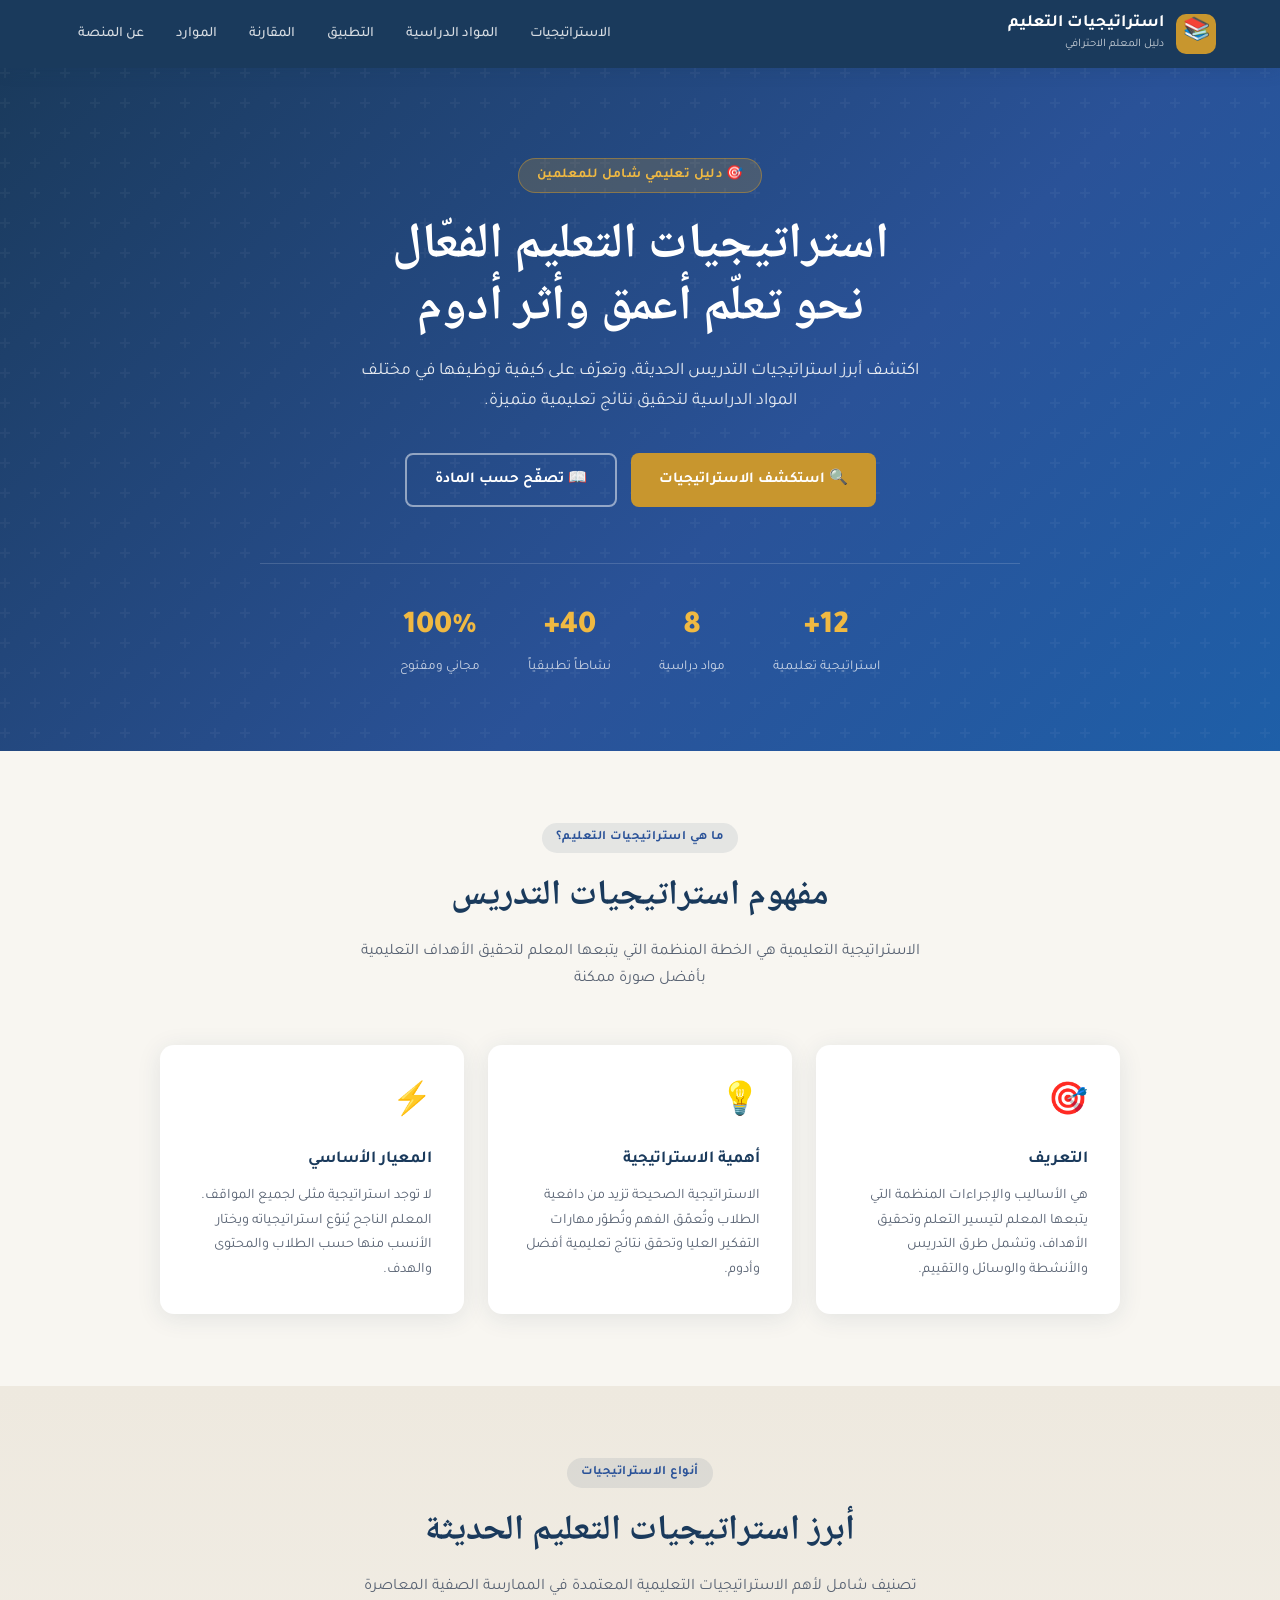
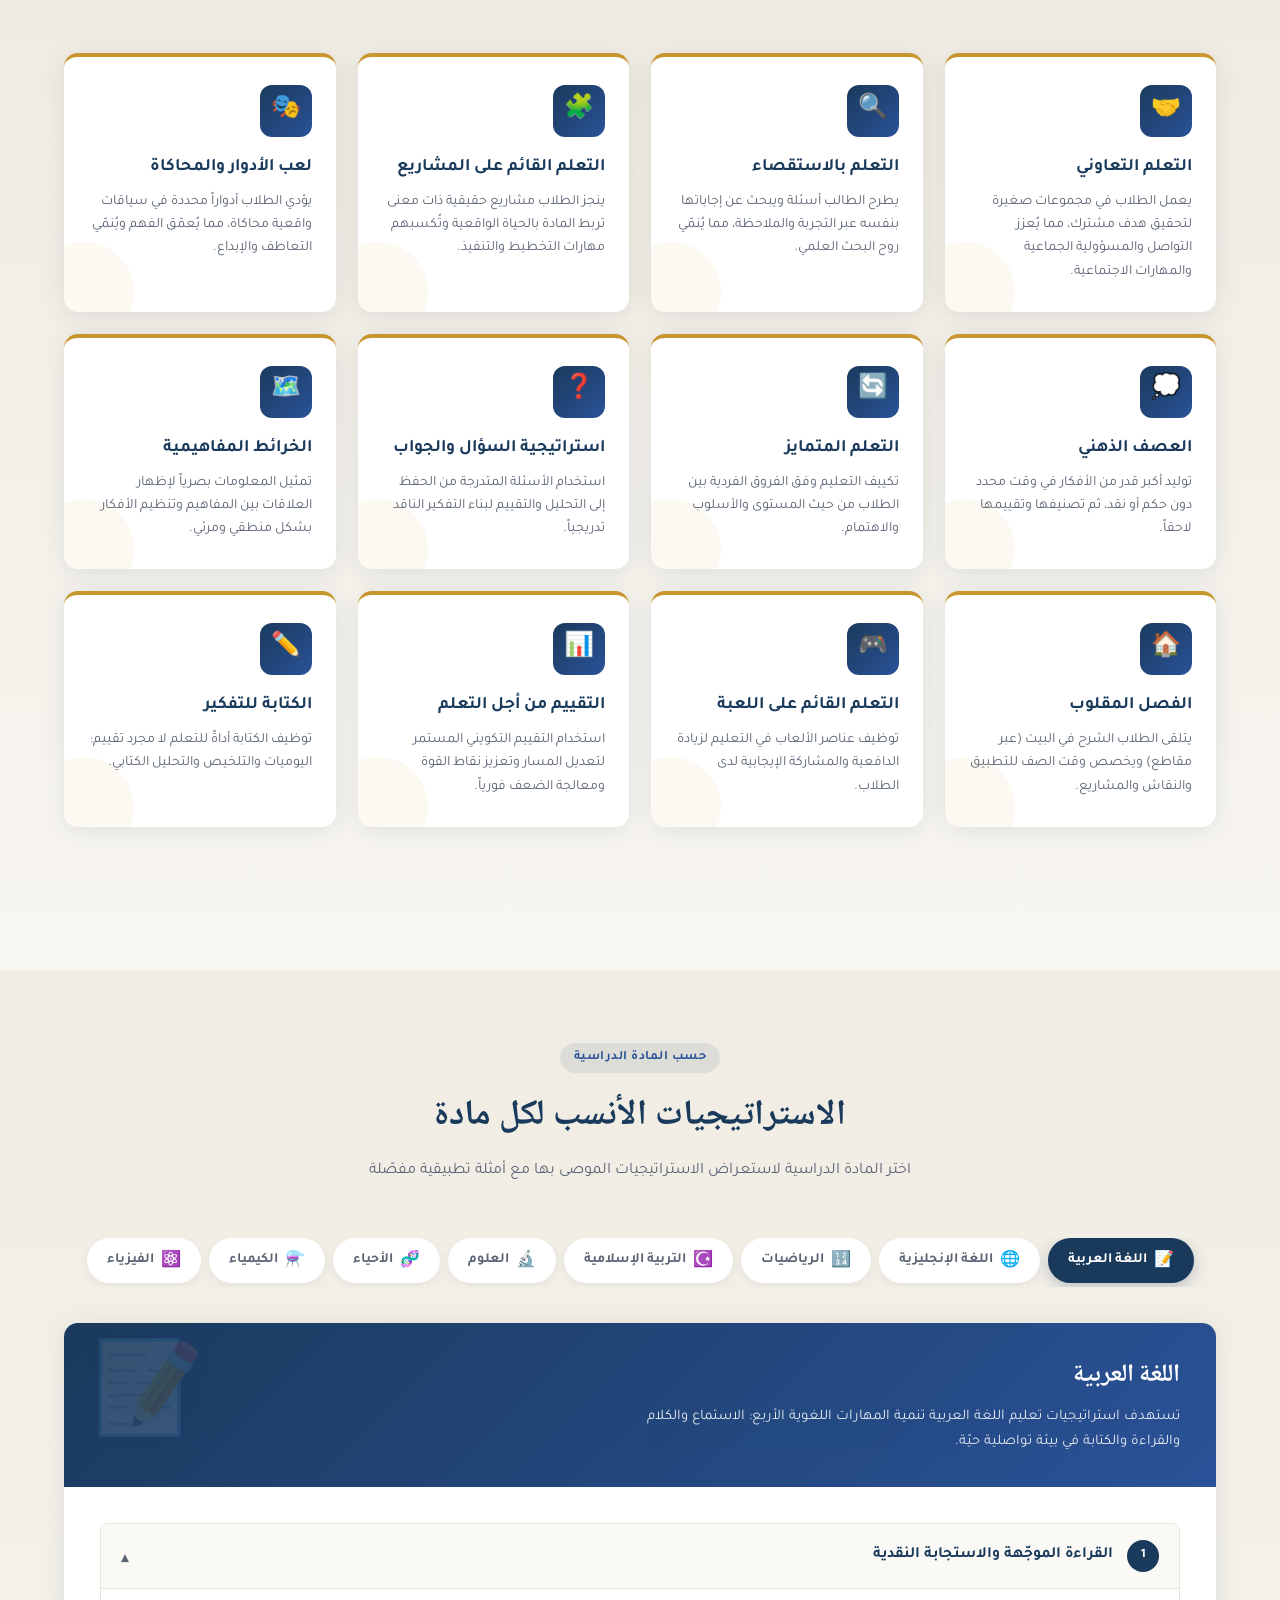
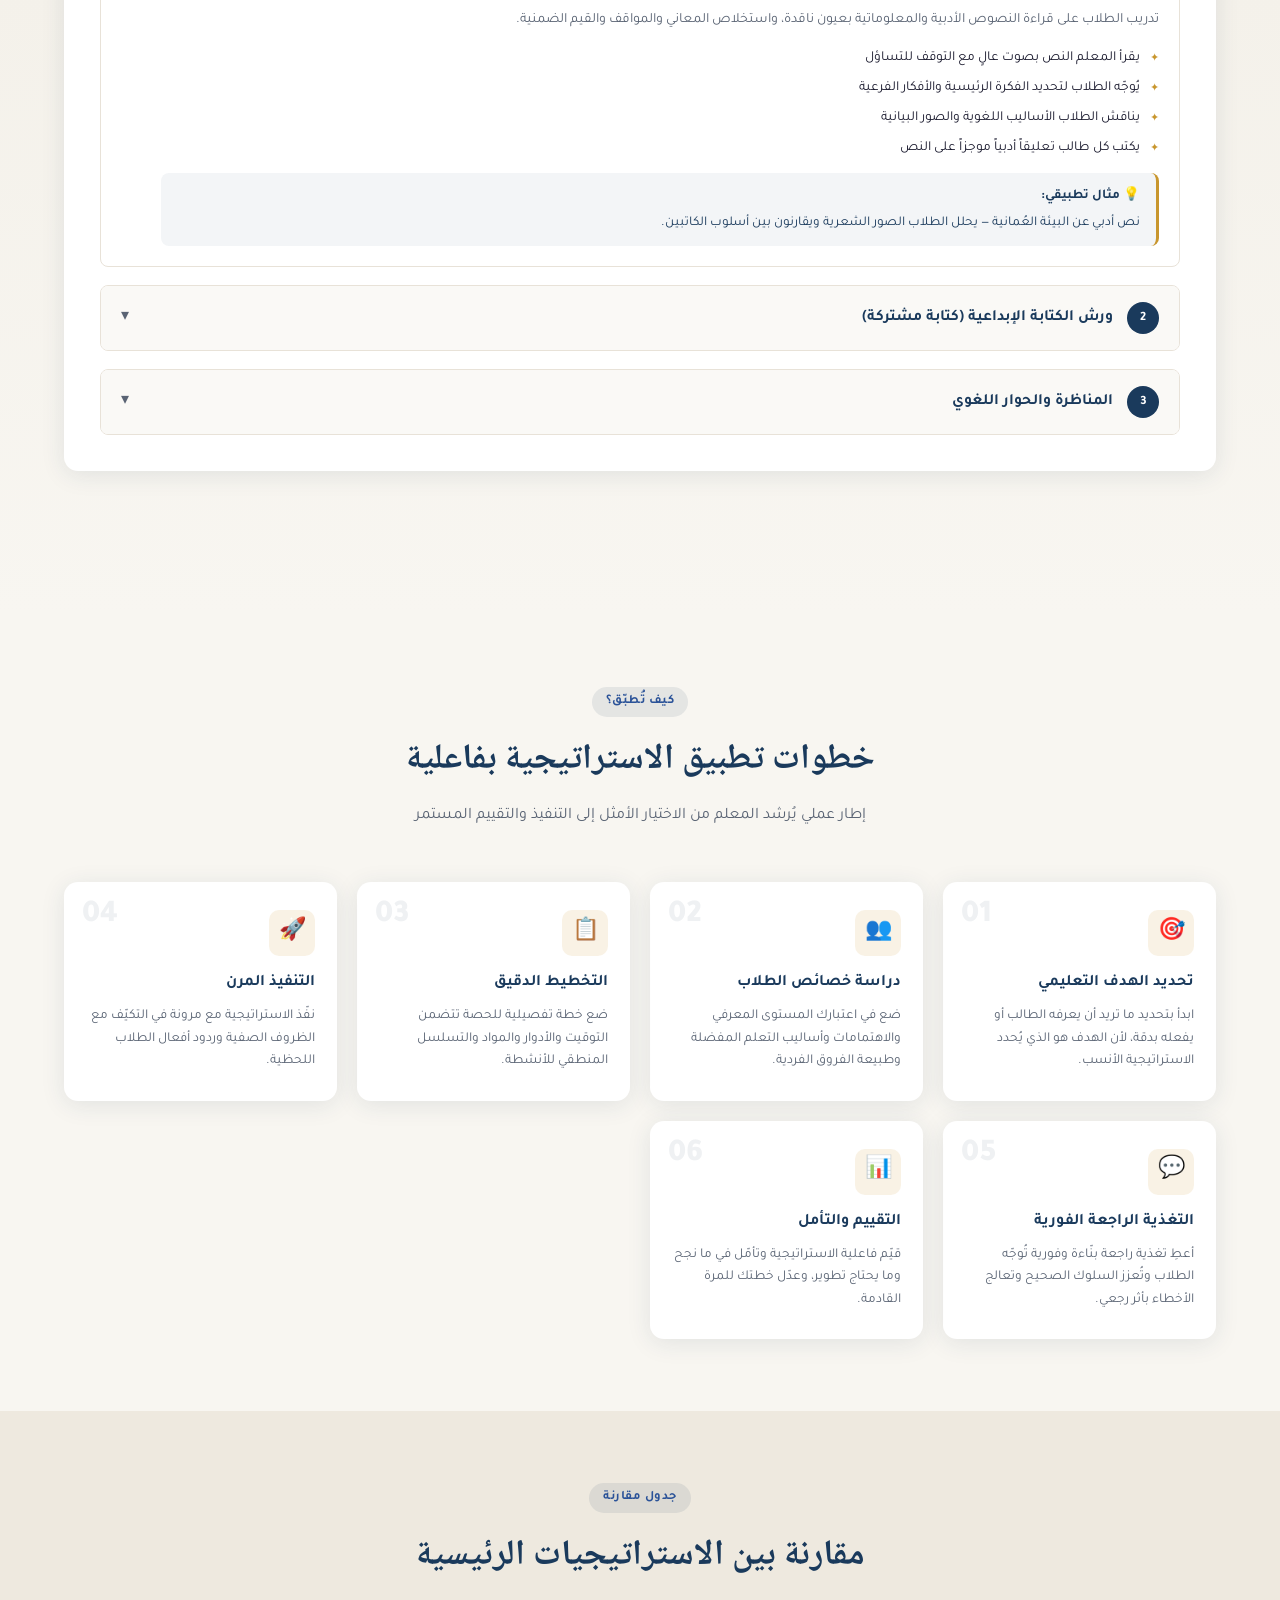
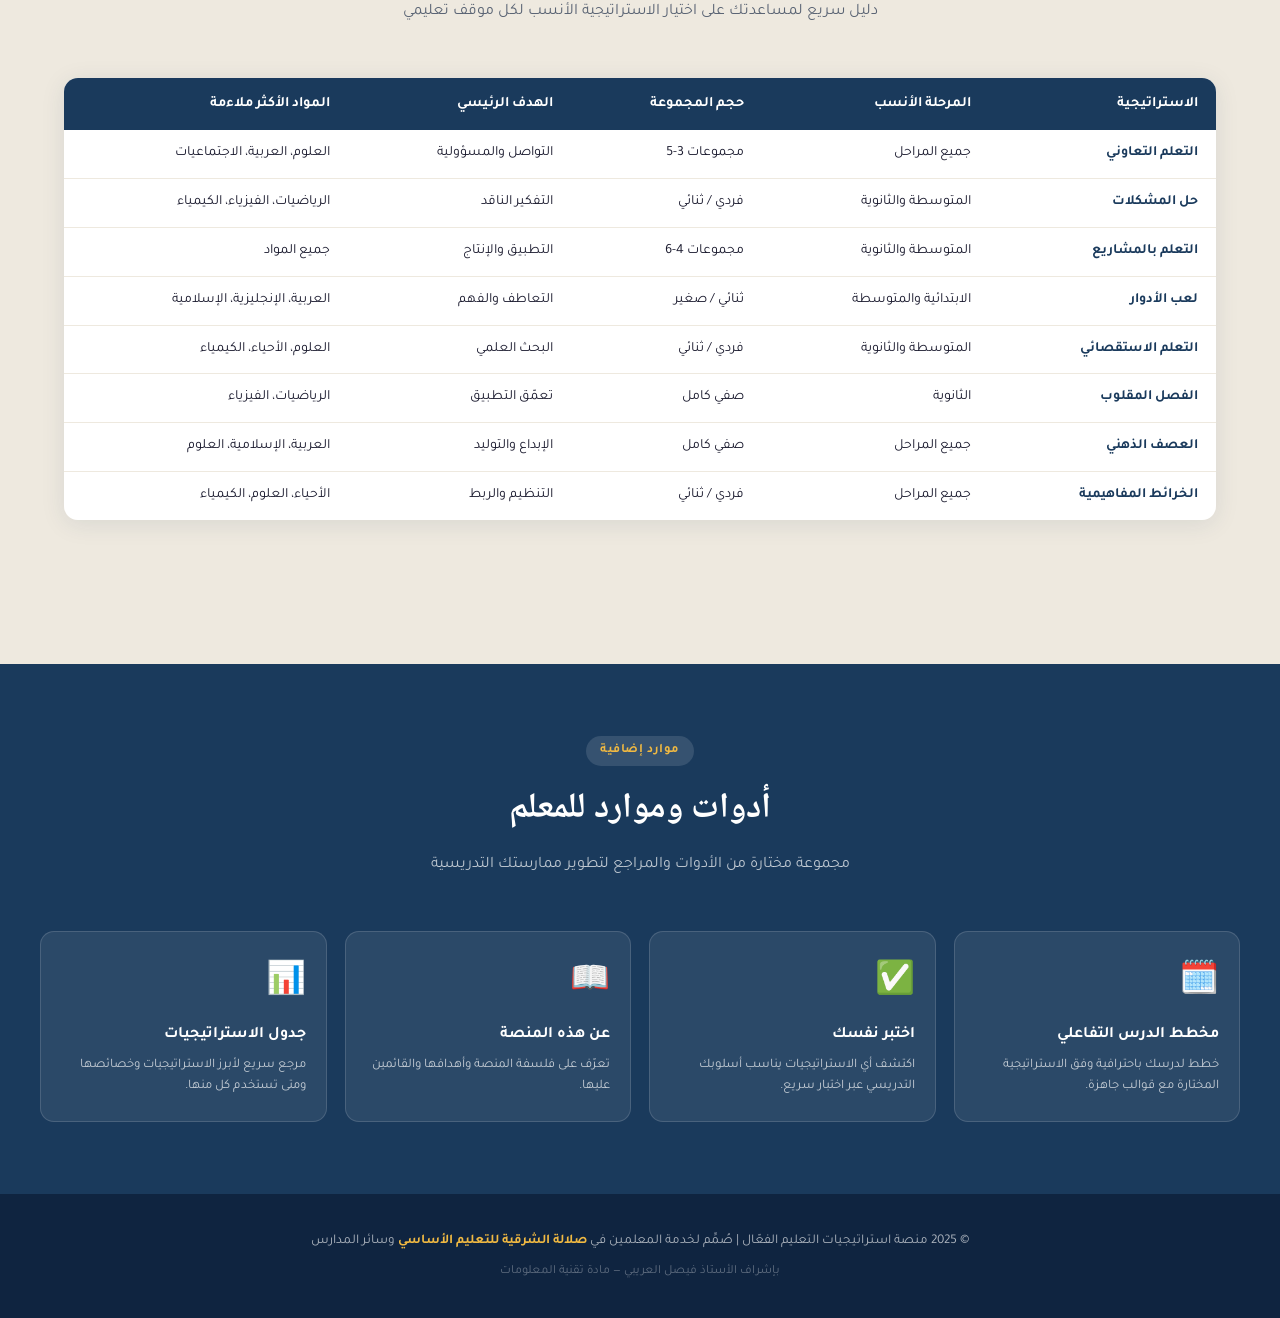
<file: index.html>
<!DOCTYPE html>
<html lang="ar" dir="rtl">
<head>
  <meta charset="UTF-8">
  <meta name="viewport" content="width=device-width, initial-scale=1.0">
  <title>استراتيجيات التعليم الفعّال | دليل المعلم الاحترافي</title>
  <link rel="stylesheet" href="css/style.css">
</head>
<body>

<!-- ===== NAVBAR ===== -->
<header class="navbar">
  <div class="navbar-inner">
    <a href="index.html" class="navbar-brand">
      <div class="brand-icon">📚</div>
      <div>
        <div class="brand-text">استراتيجيات التعليم</div>
        <div class="brand-sub">دليل المعلم الاحترافي</div>
      </div>
    </a>
    <button class="hamburger" id="hamburger">☰</button>
    <nav class="main-nav" id="mainNav">
      <a href="#strategies" class="active">الاستراتيجيات</a>
      <a href="#subjects">المواد الدراسية</a>
      <a href="#implementation">التطبيق</a>
      <a href="#comparison">المقارنة</a>
      <a href="#resources">الموارد</a>
      <a href="pages/about.html">عن المنصة</a>
    </nav>
  </div>
</header>

<!-- ===== HERO ===== -->
<section class="hero">
  <div class="hero-content">
    <div class="hero-badge">🎯 دليل تعليمي شامل للمعلمين</div>
    <h1>استراتيجيات التعليم الفعّال<br>نحو تعلّم أعمق وأثر أدوم</h1>
    <p>اكتشف أبرز استراتيجيات التدريس الحديثة، وتعرّف على كيفية توظيفها في مختلف المواد الدراسية لتحقيق نتائج تعليمية متميزة.</p>
    <div class="hero-cta">
      <a href="#strategies" class="btn btn-primary">🔍 استكشف الاستراتيجيات</a>
      <a href="#subjects" class="btn btn-outline">📖 تصفّح حسب المادة</a>
    </div>
    <div class="hero-stats">
      <div class="stat">
        <span class="stat-num" data-val="12" data-suf="+">12+</span>
        <span class="stat-label">استراتيجية تعليمية</span>
      </div>
      <div class="stat">
        <span class="stat-num" data-val="8" data-suf="">8</span>
        <span class="stat-label">مواد دراسية</span>
      </div>
      <div class="stat">
        <span class="stat-num" data-val="40" data-suf="+">40+</span>
        <span class="stat-label">نشاطاً تطبيقياً</span>
      </div>
      <div class="stat">
        <span class="stat-num" data-val="100" data-suf="%">100%</span>
        <span class="stat-label">مجاني ومفتوح</span>
      </div>
    </div>
  </div>
</section>

<!-- ===== WHAT ARE STRATEGIES ===== -->
<section class="section" id="intro">
  <div class="section-header">
    <div class="section-tag">ما هي استراتيجيات التعليم؟</div>
    <h2>مفهوم استراتيجيات التدريس</h2>
    <p>الاستراتيجية التعليمية هي الخطة المنظمة التي يتبعها المعلم لتحقيق الأهداف التعليمية بأفضل صورة ممكنة</p>
  </div>
  <div style="display:grid;grid-template-columns:repeat(auto-fit,minmax(280px,1fr));gap:24px;max-width:960px;margin:auto;">
    <div style="background:var(--white);border-radius:var(--radius);padding:32px;box-shadow:var(--card-shadow);">
      <div style="font-size:2rem;margin-bottom:14px;">🎯</div>
      <h3 style="color:var(--primary);font-weight:700;margin-bottom:10px;font-size:1.05rem;">التعريف</h3>
      <p style="color:var(--text-muted);font-size:0.9rem;line-height:1.7;">هي الأساليب والإجراءات المنظمة التي يتبعها المعلم لتيسير التعلم وتحقيق الأهداف، وتشمل طرق التدريس والأنشطة والوسائل والتقييم.</p>
    </div>
    <div style="background:var(--white);border-radius:var(--radius);padding:32px;box-shadow:var(--card-shadow);">
      <div style="font-size:2rem;margin-bottom:14px;">💡</div>
      <h3 style="color:var(--primary);font-weight:700;margin-bottom:10px;font-size:1.05rem;">أهمية الاستراتيجية</h3>
      <p style="color:var(--text-muted);font-size:0.9rem;line-height:1.7;">الاستراتيجية الصحيحة تزيد من دافعية الطلاب وتُعمّق الفهم وتُطوّر مهارات التفكير العليا وتحقق نتائج تعليمية أفضل وأدوم.</p>
    </div>
    <div style="background:var(--white);border-radius:var(--radius);padding:32px;box-shadow:var(--card-shadow);">
      <div style="font-size:2rem;margin-bottom:14px;">⚡</div>
      <h3 style="color:var(--primary);font-weight:700;margin-bottom:10px;font-size:1.05rem;">المعيار الأساسي</h3>
      <p style="color:var(--text-muted);font-size:0.9rem;line-height:1.7;">لا توجد استراتيجية مثلى لجميع المواقف. المعلم الناجح يُنوّع استراتيجياته ويختار الأنسب منها حسب الطلاب والمحتوى والهدف.</p>
    </div>
  </div>
</section>

<!-- ===== STRATEGY TYPES ===== -->
<section id="strategies" style="background:linear-gradient(180deg,var(--surface-dark) 0%,var(--surface) 100%);padding:72px 0;">
  <div class="section" style="padding-top:0;">
    <div class="section-header">
      <div class="section-tag">أنواع الاستراتيجيات</div>
      <h2>أبرز استراتيجيات التعليم الحديثة</h2>
      <p>تصنيف شامل لأهم الاستراتيجيات التعليمية المعتمدة في الممارسة الصفية المعاصرة</p>
    </div>
    <div class="strategies-grid">

      <div class="strategy-card">
        <div class="card-icon">🤝</div>
        <h3>التعلم التعاوني</h3>
        <p>يعمل الطلاب في مجموعات صغيرة لتحقيق هدف مشترك، مما يُعزز التواصل والمسؤولية الجماعية والمهارات الاجتماعية.</p>
      </div>

      <div class="strategy-card">
        <div class="card-icon">🔍</div>
        <h3>التعلم بالاستقصاء</h3>
        <p>يطرح الطالب أسئلة ويبحث عن إجاباتها بنفسه عبر التجربة والملاحظة، مما يُنمّي روح البحث العلمي.</p>
      </div>

      <div class="strategy-card">
        <div class="card-icon">🧩</div>
        <h3>التعلم القائم على المشاريع</h3>
        <p>ينجز الطلاب مشاريع حقيقية ذات معنى تربط المادة بالحياة الواقعية وتُكسبهم مهارات التخطيط والتنفيذ.</p>
      </div>

      <div class="strategy-card">
        <div class="card-icon">🎭</div>
        <h3>لعب الأدوار والمحاكاة</h3>
        <p>يؤدي الطلاب أدواراً محددة في سياقات واقعية محاكاة، مما يُعمّق الفهم ويُنمّي التعاطف والإبداع.</p>
      </div>

      <div class="strategy-card">
        <div class="card-icon">💭</div>
        <h3>العصف الذهني</h3>
        <p>توليد أكبر قدر من الأفكار في وقت محدد دون حكم أو نقد، ثم تصنيفها وتقييمها لاحقاً.</p>
      </div>

      <div class="strategy-card">
        <div class="card-icon">🔄</div>
        <h3>التعلم المتمايز</h3>
        <p>تكييف التعليم وفق الفروق الفردية بين الطلاب من حيث المستوى والأسلوب والاهتمام.</p>
      </div>

      <div class="strategy-card">
        <div class="card-icon">❓</div>
        <h3>استراتيجية السؤال والجواب</h3>
        <p>استخدام الأسئلة المتدرجة من الحفظ إلى التحليل والتقييم لبناء التفكير الناقد تدريجياً.</p>
      </div>

      <div class="strategy-card">
        <div class="card-icon">🗺️</div>
        <h3>الخرائط المفاهيمية</h3>
        <p>تمثيل المعلومات بصرياً لإظهار العلاقات بين المفاهيم وتنظيم الأفكار بشكل منطقي ومرئي.</p>
      </div>

      <div class="strategy-card">
        <div class="card-icon">🏠</div>
        <h3>الفصل المقلوب</h3>
        <p>يتلقى الطلاب الشرح في البيت (عبر مقاطع) ويخصص وقت الصف للتطبيق والنقاش والمشاريع.</p>
      </div>

      <div class="strategy-card">
        <div class="card-icon">🎮</div>
        <h3>التعلم القائم على اللعبة</h3>
        <p>توظيف عناصر الألعاب في التعليم لزيادة الدافعية والمشاركة الإيجابية لدى الطلاب.</p>
      </div>

      <div class="strategy-card">
        <div class="card-icon">📊</div>
        <h3>التقييم من أجل التعلم</h3>
        <p>استخدام التقييم التكويني المستمر لتعديل المسار وتعزيز نقاط القوة ومعالجة الضعف فورياً.</p>
      </div>

      <div class="strategy-card">
        <div class="card-icon">✏️</div>
        <h3>الكتابة للتفكير</h3>
        <p>توظيف الكتابة أداةً للتعلم لا مجرد تقييم: اليوميات والتلخيص والتحليل الكتابي.</p>
      </div>

    </div>
  </div>
</section>

<!-- ===== SUBJECTS ===== -->
<section class="subjects-section" id="subjects">
  <div class="section">
    <div class="section-header">
      <div class="section-tag">حسب المادة الدراسية</div>
      <h2>الاستراتيجيات الأنسب لكل مادة</h2>
      <p>اختر المادة الدراسية لاستعراض الاستراتيجيات الموصى بها مع أمثلة تطبيقية مفصّلة</p>
    </div>

    <div class="tabs-wrapper">
      <div class="tabs">
        <button class="tab-btn active" data-tab="arabic"><span class="tab-icon">📝</span> اللغة العربية</button>
        <button class="tab-btn" data-tab="english"><span class="tab-icon">🌐</span> اللغة الإنجليزية</button>
        <button class="tab-btn" data-tab="math"><span class="tab-icon">🔢</span> الرياضيات</button>
        <button class="tab-btn" data-tab="islamic"><span class="tab-icon">☪️</span> التربية الإسلامية</button>
        <button class="tab-btn" data-tab="science"><span class="tab-icon">🔬</span> العلوم</button>
        <button class="tab-btn" data-tab="biology"><span class="tab-icon">🧬</span> الأحياء</button>
        <button class="tab-btn" data-tab="chemistry"><span class="tab-icon">⚗️</span> الكيمياء</button>
        <button class="tab-btn" data-tab="physics"><span class="tab-icon">⚛️</span> الفيزياء</button>
      </div>
    </div>

    <!-- ARABIC -->
    <div class="tab-panel active" id="arabic">
      <div class="subject-content">
        <div class="subject-header" style="background:linear-gradient(135deg,#1a3a5c,#2a5298);" data-icon="📝">
          <h2>اللغة العربية</h2>
          <p>تستهدف استراتيجيات تعليم اللغة العربية تنمية المهارات اللغوية الأربع: الاستماع والكلام والقراءة والكتابة في بيئة تواصلية حيّة.</p>
        </div>
        <div class="subject-body">
          <div class="strategies-list">
            <div class="strat-item open">
              <div class="strat-head">
                <div class="strat-num">1</div>
                <h4>القراءة الموجّهة والاستجابة النقدية</h4>
                <span class="strat-toggle">▾</span>
              </div>
              <div class="strat-body">
                <div class="strat-body-inner">
                  <p>تدريب الطلاب على قراءة النصوص الأدبية والمعلوماتية بعيون ناقدة، واستخلاص المعاني والمواقف والقيم الضمنية.</p>
                  <ul class="steps-list">
                    <li>يقرأ المعلم النص بصوت عالٍ مع التوقف للتساؤل</li>
                    <li>يُوجّه الطلاب لتحديد الفكرة الرئيسية والأفكار الفرعية</li>
                    <li>يناقش الطلاب الأساليب اللغوية والصور البيانية</li>
                    <li>يكتب كل طالب تعليقاً أدبياً موجزاً على النص</li>
                  </ul>
                  <div class="tip-box"><strong>💡 مثال تطبيقي:</strong> نص أدبي عن البيئة العُمانية — يحلل الطلاب الصور الشعرية ويقارنون بين أسلوب الكاتبين.</div>
                </div>
              </div>
            </div>
            <div class="strat-item">
              <div class="strat-head">
                <div class="strat-num">2</div>
                <h4>ورش الكتابة الإبداعية (كتابة مشتركة)</h4>
                <span class="strat-toggle">▾</span>
              </div>
              <div class="strat-body">
                <div class="strat-body-inner">
                  <p>يتعاون الطلاب في إنتاج نصوص إبداعية (قصة، مقالة، قصيدة) مع التركيز على مراحل الكتابة: التخطيط والصياغة والمراجعة.</p>
                  <ul class="steps-list">
                    <li>تقسيم الطلاب إلى مجموعات وإعطاء كل مجموعة بداية قصة</li>
                    <li>كل مجموعة تكمل القصة ثم تتبادل مع مجموعة أخرى للمراجعة</li>
                    <li>عرض القصص وتقديم تغذية راجعة بنّاءة</li>
                  </ul>
                  <div class="tip-box"><strong>💡 مثال تطبيقي:</strong> ورشة "أكتب قصيدتي" — يصف الطلاب مشهداً طبيعياً من بيئتهم المحلية.</div>
                </div>
              </div>
            </div>
            <div class="strat-item">
              <div class="strat-head">
                <div class="strat-num">3</div>
                <h4>المناظرة والحوار اللغوي</h4>
                <span class="strat-toggle">▾</span>
              </div>
              <div class="strat-body">
                <div class="strat-body-inner">
                  <p>يتدرب الطلاب على التعبير الشفوي الراقي، والإقناع، والاستماع الفعّال من خلال مناظرات منظمة حول قضايا أدبية أو اجتماعية.</p>
                  <ul class="steps-list">
                    <li>اختيار قضية مثل: "الأدب الرقمي أم الورقي؟"</li>
                    <li>تقسيم الطلاب إلى فريقين مؤيد ومعارض</li>
                    <li>تخصيص وقت للتحضير ثم إدارة المناظرة بضوابط</li>
                    <li>تقييم جودة الحجج وسلامة اللغة</li>
                  </ul>
                  <div class="tip-box"><strong>💡 الأثر:</strong> تنمية الطلاقة اللغوية والثقة بالنفس والتفكير النقدي في آنٍ واحد.</div>
                </div>
              </div>
            </div>
          </div>
        </div>
      </div>
    </div>

    <!-- ENGLISH -->
    <div class="tab-panel" id="english">
      <div class="subject-content">
        <div class="subject-header" style="background:linear-gradient(135deg,#1a5276,#2980b9);" data-icon="🌐">
          <h2>اللغة الإنجليزية</h2>
          <p>تركز استراتيجيات تعليم اللغة الإنجليزية على خلق بيئة تواصلية حقيقية تُحفّز الطلاب على الاستخدام الفعلي للغة في سياقات متنوعة.</p>
        </div>
        <div class="subject-body">
          <div class="strategies-list">
            <div class="strat-item open">
              <div class="strat-head">
                <div class="strat-num">1</div>
                <h4>التعلم التواصلي (Communicative Language Teaching)</h4>
                <span class="strat-toggle">▾</span>
              </div>
              <div class="strat-body">
                <div class="strat-body-inner">
                  <p>يُستخدم فيه التواصل الحقيقي هدفاً ووسيلةً في آنٍ واحد، مع التركيز على المعنى لا القاعدة فحسب.</p>
                  <ul class="steps-list">
                    <li>محادثات يومية حقيقية داخل الصف (English Only Zone)</li>
                    <li>تمثيل مواقف حياتية: عند الطبيب، في السوق، المطار</li>
                    <li>إعداد مجلة صفية أو برنامج إذاعي باللغة الإنجليزية</li>
                  </ul>
                  <div class="tip-box"><strong>💡 نشاط:</strong> Role-play: "Book a hotel room" — الطالب يلعب دور النزيل والآخر موظف الاستقبال.</div>
                </div>
              </div>
            </div>
            <div class="strat-item">
              <div class="strat-head">
                <div class="strat-num">2</div>
                <h4>التعلم القائم على المهمة (Task-Based Learning)</h4>
                <span class="strat-toggle">▾</span>
              </div>
              <div class="strat-body">
                <div class="strat-body-inner">
                  <p>يُكلَّف الطلاب بمهمة حقيقية ذات معنى، فيستخدمون اللغة طبيعياً لإنجازها دون تركيز مسبق على القاعدة.</p>
                  <ul class="steps-list">
                    <li>مهمة: "Plan a class trip" — يتحدثون ويكتبون خطة بالإنجليزية</li>
                    <li>مرحلة ما قبل المهمة: تقديم المفردات والتراكيب اللازمة</li>
                    <li>أثناء المهمة: التنفيذ والتواصل باللغة الهدف</li>
                    <li>بعد المهمة: عرض النتائج والتأمل اللغوي</li>
                  </ul>
                </div>
              </div>
            </div>
            <div class="strat-item">
              <div class="strat-head">
                <div class="strat-num">3</div>
                <h4>القصة كوسيلة (Storytelling & Story-based)</h4>
                <span class="strat-toggle">▾</span>
              </div>
              <div class="strat-body">
                <div class="strat-body-inner">
                  <p>توظيف القصص لتقديم المفردات والتراكيب في سياق ممتع ومثير، يجعل التعلم أكثر استدامة وقيمة.</p>
                  <ul class="steps-list">
                    <li>يروي المعلم قصة مصورة ويتوقف ليسأل: "What happens next?"</li>
                    <li>الطلاب يعيدون سرد القصة بكلماتهم</li>
                    <li>يكتبون نهاية بديلة للقصة</li>
                  </ul>
                </div>
              </div>
            </div>
          </div>
        </div>
      </div>
    </div>

    <!-- MATH -->
    <div class="tab-panel" id="math">
      <div class="subject-content">
        <div class="subject-header" style="background:linear-gradient(135deg,#145a32,#1e8449);" data-icon="🔢">
          <h2>الرياضيات</h2>
          <p>تسعى استراتيجيات تعليم الرياضيات إلى تطوير التفكير المنطقي وحل المشكلات وربط المفاهيم الرياضية بالواقع العملي.</p>
        </div>
        <div class="subject-body">
          <div class="strategies-list">
            <div class="strat-item open">
              <div class="strat-head">
                <div class="strat-num">1</div>
                <h4>التعلم بحل المشكلات (Problem-Based Learning)</h4>
                <span class="strat-toggle">▾</span>
              </div>
              <div class="strat-body">
                <div class="strat-body-inner">
                  <p>يُقدَّم للطلاب مشكلة رياضية حقيقية يسعون إلى حلها بأساليب متعددة، مما ينمّي الإبداع والمثابرة.</p>
                  <ul class="steps-list">
                    <li>طرح مشكلة من الحياة: "احسب تكلفة تبليط الملعب المدرسي"</li>
                    <li>الطلاب يضعون خطة الحل ويحددون المعطيات اللازمة</li>
                    <li>تنفيذ الحل ومناقشة أكثر من طريقة</li>
                    <li>التفكير في حالات مشابهة وتعميم القاعدة</li>
                  </ul>
                  <div class="tip-box"><strong>💡 مثال:</strong> "الطلاب يصمّمون جداول الحصص بأقل تعارض ممكن" — تطبيق رياضي حقيقي.</div>
                </div>
              </div>
            </div>
            <div class="strat-item">
              <div class="strat-head">
                <div class="strat-num">2</div>
                <h4>النمذجة الرياضية والتمثيل البياني</h4>
                <span class="strat-toggle">▾</span>
              </div>
              <div class="strat-body">
                <div class="strat-body-inner">
                  <p>ترجمة المشكلات إلى نماذج رياضية (معادلات، رسوم، جداول) وقراءة هذه النماذج وتفسيرها.</p>
                  <ul class="steps-list">
                    <li>جمع بيانات حقيقية من البيئة المدرسية</li>
                    <li>رسم مخططات بيانية وتفسير الاتجاهات</li>
                    <li>مقارنة النماذج المختلفة وتحديد الأفضل</li>
                  </ul>
                </div>
              </div>
            </div>
            <div class="strat-item">
              <div class="strat-head">
                <div class="strat-num">3</div>
                <h4>الحساب الذهني والتفكير بصوت عالٍ</h4>
                <span class="strat-toggle">▾</span>
              </div>
              <div class="strat-body">
                <div class="strat-body-inner">
                  <p>يُشارك الطلاب في كيفية تفكيرهم أثناء الحل، مما يُشخّص الأخطاء ويُعزز الفهم الحقيقي.</p>
                  <ul class="steps-list">
                    <li>المعلم يحل مسألة بصوت عالٍ مُظهراً طريقة تفكيره</li>
                    <li>الطالب يحل ويُعلّق على خطواته بصوت</li>
                    <li>المجموعة تُقيّم منطق الحل لا النتيجة فقط</li>
                  </ul>
                </div>
              </div>
            </div>
          </div>
        </div>
      </div>
    </div>

    <!-- ISLAMIC -->
    <div class="tab-panel" id="islamic">
      <div class="subject-content">
        <div class="subject-header" style="background:linear-gradient(135deg,#4a235a,#7d3c98);" data-icon="☪️">
          <h2>التربية الإسلامية</h2>
          <p>تهدف استراتيجيات تعليم التربية الإسلامية إلى ترسيخ القيم والعقيدة وربط التعاليم الدينية بالسلوك اليومي العملي.</p>
        </div>
        <div class="subject-body">
          <div class="strategies-list">
            <div class="strat-item open">
              <div class="strat-head">
                <div class="strat-num">1</div>
                <h4>التعلم بالقدوة والقصة (Story-Value Learning)</h4>
                <span class="strat-toggle">▾</span>
              </div>
              <div class="strat-body">
                <div class="strat-body-inner">
                  <p>استخدام قصص الأنبياء والصحابة وأعلام الأمة نموذجاً حياً لاستخلاص القيم وتجسيدها.</p>
                  <ul class="steps-list">
                    <li>قراءة القصة ثم تحليل القيم الواردة فيها</li>
                    <li>مناقشة: "كيف تُطبّق هذه القيمة في حياتك؟"</li>
                    <li>الطلاب يصممون "بطاقة قيمة" بصرية</li>
                  </ul>
                  <div class="tip-box"><strong>💡 مثال:</strong> قصة لقمان الحكيم — استخلاص وصاياه وكتابة رسالة لشخص نحبه بنفس الأسلوب.</div>
                </div>
              </div>
            </div>
            <div class="strat-item">
              <div class="strat-head">
                <div class="strat-num">2</div>
                <h4>الحوار السقراطي في الفقه والعقيدة</h4>
                <span class="strat-toggle">▾</span>
              </div>
              <div class="strat-body">
                <div class="strat-body-inner">
                  <p>طرح أسئلة عميقة تدفع الطلاب للتفكير في الأحكام الشرعية وحِكمها ومقاصد الشريعة.</p>
                  <ul class="steps-list">
                    <li>"لماذا حرّم الإسلام الكذب؟ ما أضراره على الفرد والمجتمع؟"</li>
                    <li>الطلاب يقدمون حججاً من القرآن والسنة والمنطق</li>
                    <li>توليد فهم أعمق ومتجذّر للحكم الشرعي</li>
                  </ul>
                </div>
              </div>
            </div>
            <div class="strat-item">
              <div class="strat-head">
                <div class="strat-num">3</div>
                <h4>مشاريع الخدمة المجتمعية الإسلامية</h4>
                <span class="strat-toggle">▾</span>
              </div>
              <div class="strat-body">
                <div class="strat-body-inner">
                  <p>تجسيد القيم الإسلامية من خلال مشاريع خدمة حقيقية في المدرسة أو المجتمع المحيط.</p>
                  <ul class="steps-list">
                    <li>تنظيم حملة تبرع لصالح محتاجين</li>
                    <li>زيارة دار رعاية المسنين وتوثيق التجربة</li>
                    <li>كتابة تقرير يربط الفعل بالقيمة الإسلامية</li>
                  </ul>
                </div>
              </div>
            </div>
          </div>
        </div>
      </div>
    </div>

    <!-- SCIENCE -->
    <div class="tab-panel" id="science">
      <div class="subject-content">
        <div class="subject-header" style="background:linear-gradient(135deg,#1a5276,#117a65);" data-icon="🔬">
          <h2>العلوم العامة</h2>
          <p>تُرسّخ استراتيجيات تعليم العلوم المنهج التجريبي والفضول العلمي وتنمية التفكير الاستقصائي لدى الطلاب.</p>
        </div>
        <div class="subject-body">
          <div class="strategies-list">
            <div class="strat-item open">
              <div class="strat-head">
                <div class="strat-num">1</div>
                <h4>دورة التعلم الاستقصائي 5E</h4>
                <span class="strat-toggle">▾</span>
              </div>
              <div class="strat-body">
                <div class="strat-body-inner">
                  <p>نموذج تعليمي متكامل يمر بخمس مراحل: الانخراط، الاستكشاف، الشرح، التعمّق، التقييم.</p>
                  <ul class="steps-list">
                    <li><strong>Engage:</strong> إثارة الفضول بسؤال أو ظاهرة غير متوقعة</li>
                    <li><strong>Explore:</strong> الطلاب يجرّبون ويلاحظون بأنفسهم</li>
                    <li><strong>Explain:</strong> ربط الملاحظات بالمفهوم العلمي</li>
                    <li><strong>Elaborate:</strong> تطبيق المفهوم في سياق جديد</li>
                    <li><strong>Evaluate:</strong> تقييم الفهم والتفكير</li>
                  </ul>
                  <div class="tip-box"><strong>💡 مثال:</strong> "لماذا يطفو الجليد فوق الماء؟" — التجربة قبل الشرح.</div>
                </div>
              </div>
            </div>
            <div class="strat-item">
              <div class="strat-head">
                <div class="strat-num">2</div>
                <h4>التجريب المختبري التعاوني</h4>
                <span class="strat-toggle">▾</span>
              </div>
              <div class="strat-body">
                <div class="strat-body-inner">
                  <p>مجموعات صغيرة تُصمّم وتُنفّذ تجارب فعلية، وتُوثّق نتائجها وتحليلها بتقارير علمية.</p>
                  <ul class="steps-list">
                    <li>كل طالب له دور محدد: قائد، مُجرّب، مُسجّل، مُقدّم</li>
                    <li>تصميم ورقة ملاحظة علمية منظمة</li>
                    <li>عرض النتائج ومناقشة الأخطاء والحلول</li>
                  </ul>
                </div>
              </div>
            </div>
          </div>
        </div>
      </div>
    </div>

    <!-- BIOLOGY -->
    <div class="tab-panel" id="biology">
      <div class="subject-content">
        <div class="subject-header" style="background:linear-gradient(135deg,#145a32,#27ae60);" data-icon="🧬">
          <h2>الأحياء</h2>
          <p>تربط استراتيجيات تعليم الأحياء بين المفاهيم النظرية والحياة الواقعية، وتُعزز التفكير العلمي والبيئي لدى الطلاب.</p>
        </div>
        <div class="subject-body">
          <div class="strategies-list">
            <div class="strat-item open">
              <div class="strat-head">
                <div class="strat-num">1</div>
                <h4>دراسة الحالة البيولوجية (Case Study)</h4>
                <span class="strat-toggle">▾</span>
              </div>
              <div class="strat-body">
                <div class="strat-body-inner">
                  <p>تحليل حالات حقيقية أو محاكاة لمشكلات بيولوجية (وباء، اختلال بيئي) لتطبيق المفاهيم في سياق واقعي.</p>
                  <ul class="steps-list">
                    <li>تقديم حالة: "انتشار فيروس جديد في قرية"</li>
                    <li>الطلاب يُحللون الأعراض ويقترحون آلية العدوى</li>
                    <li>يقترحون خطة احتواء علمية مبررة</li>
                    <li>مقارنة مقترحاتهم مع ما فعله العلماء فعلاً</li>
                  </ul>
                  <div class="tip-box"><strong>💡 ربط بالمنهج:</strong> وحدة المناعة والأمراض المعدية — كوفيد-19 كدراسة حالة واقعية.</div>
                </div>
              </div>
            </div>
            <div class="strat-item">
              <div class="strat-head">
                <div class="strat-num">2</div>
                <h4>التشريح الافتراضي وتقنيات الرؤية</h4>
                <span class="strat-toggle">▾</span>
              </div>
              <div class="strat-body">
                <div class="strat-body-inner">
                  <p>استخدام أدوات رقمية وتشريحات افتراضية لدراسة تشريح الكائنات الحية بشكل بصري وتفاعلي.</p>
                  <ul class="steps-list">
                    <li>استخدام تطبيقات مثل Visible Body أو 3D4Medical</li>
                    <li>الطلاب يُعلّقون على الأجهزة الجسمية بمصطلحات دقيقة</li>
                    <li>مقارنة بين تشريح الكائنات المختلفة</li>
                  </ul>
                </div>
              </div>
            </div>
          </div>
        </div>
      </div>
    </div>

    <!-- CHEMISTRY -->
    <div class="tab-panel" id="chemistry">
      <div class="subject-content">
        <div class="subject-header" style="background:linear-gradient(135deg,#7b241c,#c0392b);" data-icon="⚗️">
          <h2>الكيمياء</h2>
          <p>تُعزّز استراتيجيات تعليم الكيمياء الفهم العميق للمفاهيم المجردة من خلال التجربة والمحاكاة والتطبيق الحقيقي.</p>
        </div>
        <div class="subject-body">
          <div class="strategies-list">
            <div class="strat-item open">
              <div class="strat-head">
                <div class="strat-num">1</div>
                <h4>التجارب المختبرية الاستقصائية</h4>
                <span class="strat-toggle">▾</span>
              </div>
              <div class="strat-body">
                <div class="strat-body-inner">
                  <p>الطلاب لا يُتّبعون تعليمات جاهزة بل يُصمّمون التجربة بأنفسهم للإجابة عن سؤال محدد.</p>
                  <ul class="steps-list">
                    <li>السؤال: "ما العوامل التي تؤثر في سرعة التفاعل؟"</li>
                    <li>الطلاب يفرضون فرضيات ويُصمّمون تجربتهم</li>
                    <li>يُنفّذون ويُسجّلون ويُحللون</li>
                    <li>يستنتجون قانوناً ويعللون نتائجهم</li>
                  </ul>
                  <div class="tip-box"><strong>💡 السلامة:</strong> يبدأ الطلاب بمحاكاة رقمية (PhET) قبل الانتقال للمختبر الفعلي.</div>
                </div>
              </div>
            </div>
            <div class="strat-item">
              <div class="strat-head">
                <div class="strat-num">2</div>
                <h4>الكيمياء في الحياة اليومية (STEM Context)</h4>
                <span class="strat-toggle">▾</span>
              </div>
              <div class="strat-body">
                <div class="strat-body-inner">
                  <p>ربط المفاهيم الكيميائية بتطبيقات حياتية ملموسة يجعل التعلم أكثر معنى وقيمة.</p>
                  <ul class="steps-list">
                    <li>"كيف تعمل المنظفات الحيوية؟" — درس الأحماض والقواعد</li>
                    <li>تحليل مكونات منتجات يومية (مستحضرات التجميل، الأدوية)</li>
                    <li>مشروع: صنع صابون طبيعي وتفسير التفاعلات الكيميائية</li>
                  </ul>
                </div>
              </div>
            </div>
          </div>
        </div>
      </div>
    </div>

    <!-- PHYSICS -->
    <div class="tab-panel" id="physics">
      <div class="subject-content">
        <div class="subject-header" style="background:linear-gradient(135deg,#1c2833,#2e4057);" data-icon="⚛️">
          <h2>الفيزياء</h2>
          <p>تُجسّد استراتيجيات تعليم الفيزياء المفاهيم المجردة من خلال النمذجة والتجريب والربط بالتكنولوجيا الحديثة.</p>
        </div>
        <div class="subject-body">
          <div class="strategies-list">
            <div class="strat-item open">
              <div class="strat-head">
                <div class="strat-num">1</div>
                <h4>التعلم بالنمذجة الفيزيائية</h4>
                <span class="strat-toggle">▾</span>
              </div>
              <div class="strat-body">
                <div class="strat-body-inner">
                  <p>بناء نماذج مادية أو رقمية لتمثيل الظواهر الفيزيائية وتوقّع سلوكها في ظروف مختلفة.</p>
                  <ul class="steps-list">
                    <li>نموذج الطرح: "ابنِ نموذجاً للطاقة الشمسية في المدرسة"</li>
                    <li>محاكاة PhET: الطلاب يُعدّلون المتغيرات ويلاحظون التأثير</li>
                    <li>مقارنة النتائج مع التوقعات النظرية وتفسير الفجوات</li>
                  </ul>
                  <div class="tip-box"><strong>💡 مثال:</strong> نموذج المد والجزر بمحاكاة الجاذبية — ربط الفيزياء بعُمان الساحلية.</div>
                </div>
              </div>
            </div>
            <div class="strat-item">
              <div class="strat-head">
                <div class="strat-num">2</div>
                <h4>التعلم بالأسئلة المفاهيمية (Peer Instruction)</h4>
                <span class="strat-toggle">▾</span>
              </div>
              <div class="strat-body">
                <div class="strat-body-inner">
                  <p>يُطرح سؤال مفاهيمي متعدد الخيارات، الطلاب يُصوّتون فردياً ثم يتناقشون مع الأقران ثم يُعيدون التصويت.</p>
                  <ul class="steps-list">
                    <li>سؤال: "ماذا يحدث للضوء عند انتقاله من الهواء إلى الماء؟"</li>
                    <li>كل طالب يختار إجابته بمفرده</li>
                    <li>الطلاب يُقنعون بعضهم بإجاباتهم</li>
                    <li>إعادة التصويت — الفارق يُظهر أثر التعلم من الأقران</li>
                  </ul>
                </div>
              </div>
            </div>
          </div>
        </div>
      </div>
    </div>

  </div><!-- .section -->
</section>

<!-- ===== IMPLEMENTATION ===== -->
<section class="section" id="implementation">
  <div class="section-header">
    <div class="section-tag">كيف تُطبّق؟</div>
    <h2>خطوات تطبيق الاستراتيجية بفاعلية</h2>
    <p>إطار عملي يُرشد المعلم من الاختيار الأمثل إلى التنفيذ والتقييم المستمر</p>
  </div>
  <div class="impl-grid">
    <div class="impl-card">
      <div class="impl-icon">🎯</div>
      <h3>تحديد الهدف التعليمي</h3>
      <p>ابدأ بتحديد ما تريد أن يعرفه الطالب أو يفعله بدقة، لأن الهدف هو الذي يُحدد الاستراتيجية الأنسب.</p>
    </div>
    <div class="impl-card">
      <div class="impl-icon">👥</div>
      <h3>دراسة خصائص الطلاب</h3>
      <p>ضع في اعتبارك المستوى المعرفي والاهتمامات وأساليب التعلم المفضلة وطبيعة الفروق الفردية.</p>
    </div>
    <div class="impl-card">
      <div class="impl-icon">📋</div>
      <h3>التخطيط الدقيق</h3>
      <p>ضع خطة تفصيلية للحصة تتضمن التوقيت والأدوار والمواد والتسلسل المنطقي للأنشطة.</p>
    </div>
    <div class="impl-card">
      <div class="impl-icon">🚀</div>
      <h3>التنفيذ المرن</h3>
      <p>نفّذ الاستراتيجية مع مرونة في التكيّف مع الظروف الصفية وردود أفعال الطلاب اللحظية.</p>
    </div>
    <div class="impl-card">
      <div class="impl-icon">💬</div>
      <h3>التغذية الراجعة الفورية</h3>
      <p>أعطِ تغذية راجعة بنّاءة وفورية تُوجّه الطلاب وتُعزز السلوك الصحيح وتعالج الأخطاء بأثر رجعي.</p>
    </div>
    <div class="impl-card">
      <div class="impl-icon">📊</div>
      <h3>التقييم والتأمل</h3>
      <p>قيّم فاعلية الاستراتيجية وتأمّل في ما نجح وما يحتاج تطوير، وعدّل خطتك للمرة القادمة.</p>
    </div>
  </div>
</section>

<!-- ===== COMPARISON TABLE ===== -->
<section id="comparison" style="background:var(--surface-dark);padding:72px 0;">
  <div class="section" style="padding-top:0;">
    <div class="section-header">
      <div class="section-tag">جدول مقارنة</div>
      <h2>مقارنة بين الاستراتيجيات الرئيسية</h2>
      <p>دليل سريع لمساعدتك على اختيار الاستراتيجية الأنسب لكل موقف تعليمي</p>
    </div>
    <div class="table-wrapper">
      <table>
        <thead>
          <tr>
            <th>الاستراتيجية</th>
            <th>المرحلة الأنسب</th>
            <th>حجم المجموعة</th>
            <th>الهدف الرئيسي</th>
            <th>المواد الأكثر ملاءمة</th>
          </tr>
        </thead>
        <tbody>
          <tr>
            <td>التعلم التعاوني</td>
            <td>جميع المراحل</td>
            <td>مجموعات 3-5</td>
            <td>التواصل والمسؤولية</td>
            <td>العلوم، العربية، الاجتماعيات</td>
          </tr>
          <tr>
            <td>حل المشكلات</td>
            <td>المتوسطة والثانوية</td>
            <td>فردي / ثنائي</td>
            <td>التفكير الناقد</td>
            <td>الرياضيات، الفيزياء، الكيمياء</td>
          </tr>
          <tr>
            <td>التعلم بالمشاريع</td>
            <td>المتوسطة والثانوية</td>
            <td>مجموعات 4-6</td>
            <td>التطبيق والإنتاج</td>
            <td>جميع المواد</td>
          </tr>
          <tr>
            <td>لعب الأدوار</td>
            <td>الابتدائية والمتوسطة</td>
            <td>ثنائي / صغير</td>
            <td>التعاطف والفهم</td>
            <td>العربية، الإنجليزية، الإسلامية</td>
          </tr>
          <tr>
            <td>التعلم الاستقصائي</td>
            <td>المتوسطة والثانوية</td>
            <td>فردي / ثنائي</td>
            <td>البحث العلمي</td>
            <td>العلوم، الأحياء، الكيمياء</td>
          </tr>
          <tr>
            <td>الفصل المقلوب</td>
            <td>الثانوية</td>
            <td>صفي كامل</td>
            <td>تعمّق التطبيق</td>
            <td>الرياضيات، الفيزياء</td>
          </tr>
          <tr>
            <td>العصف الذهني</td>
            <td>جميع المراحل</td>
            <td>صفي كامل</td>
            <td>الإبداع والتوليد</td>
            <td>العربية، الإسلامية، العلوم</td>
          </tr>
          <tr>
            <td>الخرائط المفاهيمية</td>
            <td>جميع المراحل</td>
            <td>فردي / ثنائي</td>
            <td>التنظيم والربط</td>
            <td>الأحياء، العلوم، الكيمياء</td>
          </tr>
        </tbody>
      </table>
    </div>
  </div>
</section>

<!-- ===== RESOURCES ===== -->
<section class="resources-bg" id="resources">
  <div class="section">
    <div class="section-header">
      <div class="section-tag">موارد إضافية</div>
      <h2>أدوات وموارد للمعلم</h2>
      <p>مجموعة مختارة من الأدوات والمراجع لتطوير ممارستك التدريسية</p>
    </div>
    <div class="resources-grid">
      <a href="pages/planner.html" class="resource-card">
        <span class="res-icon">🗓️</span>
        <h4>مخطط الدرس التفاعلي</h4>
        <p>خطط لدرسك باحترافية وفق الاستراتيجية المختارة مع قوالب جاهزة.</p>
      </a>
      <a href="pages/quiz.html" class="resource-card">
        <span class="res-icon">✅</span>
        <h4>اختبر نفسك</h4>
        <p>اكتشف أي الاستراتيجيات يناسب أسلوبك التدريسي عبر اختبار سريع.</p>
      </a>
      <a href="pages/about.html" class="resource-card">
        <span class="res-icon">📖</span>
        <h4>عن هذه المنصة</h4>
        <p>تعرّف على فلسفة المنصة وأهدافها والقائمين عليها.</p>
      </a>
      <a href="#comparison" class="resource-card">
        <span class="res-icon">📊</span>
        <h4>جدول الاستراتيجيات</h4>
        <p>مرجع سريع لأبرز الاستراتيجيات وخصائصها ومتى تستخدم كل منها.</p>
      </a>
    </div>
  </div>
</section>

<!-- ===== FOOTER ===== -->
<footer>
  <p>© 2025 منصة استراتيجيات التعليم الفعّال | صُمِّم لخدمة المعلمين في <strong>صلالة الشرقية للتعليم الأساسي</strong> وسائر المدارس</p>
  <p style="margin-top:8px;font-size:0.78rem;opacity:0.5;">بإشراف الأستاذ فيصل العريبي — مادة تقنية المعلومات</p>
</footer>

<script src="js/main.js"></script>
</body>
</html>
</file>
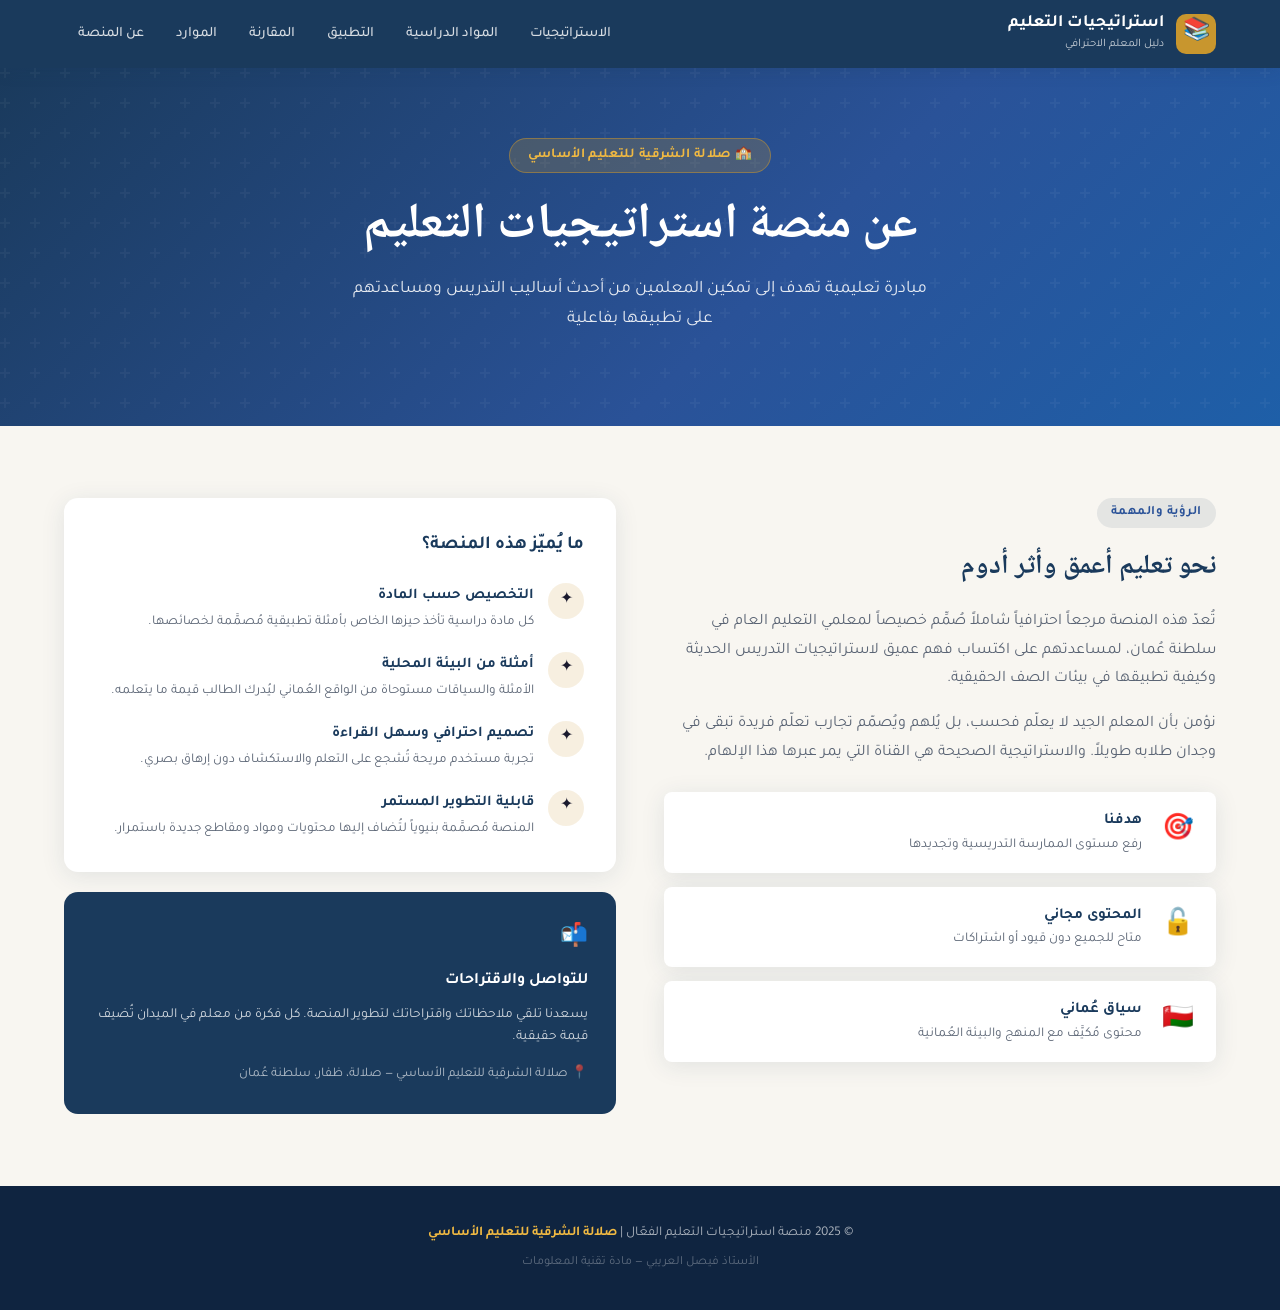
<file: About.html>
<!DOCTYPE html>
<html lang="ar" dir="rtl">
<head>
  <meta charset="UTF-8">
  <meta name="viewport" content="width=device-width, initial-scale=1.0">
  <title>عن المنصة | استراتيجيات التعليم</title>
  <link rel="stylesheet" href="../css/style.css">
</head>
<body>

<header class="navbar">
  <div class="navbar-inner">
    <a href="../index.html" class="navbar-brand">
      <div class="brand-icon">📚</div>
      <div>
        <div class="brand-text">استراتيجيات التعليم</div>
        <div class="brand-sub">دليل المعلم الاحترافي</div>
      </div>
    </a>
    <button class="hamburger" id="hamburger">☰</button>
    <nav class="main-nav" id="mainNav">
      <a href="../index.html#strategies">الاستراتيجيات</a>
      <a href="../index.html#subjects">المواد الدراسية</a>
      <a href="../index.html#implementation">التطبيق</a>
      <a href="../index.html#comparison">المقارنة</a>
      <a href="../index.html#resources">الموارد</a>
      <a href="about.html" class="active">عن المنصة</a>
    </nav>
  </div>
</header>

<section class="hero" style="padding:70px 24px 55px;">
  <div class="hero-content">
    <div class="hero-badge">🏫 صلالة الشرقية للتعليم الأساسي</div>
    <h1>عن منصة استراتيجيات التعليم</h1>
    <p>مبادرة تعليمية تهدف إلى تمكين المعلمين من أحدث أساليب التدريس ومساعدتهم على تطبيقها بفاعلية</p>
  </div>
</section>

<section class="section">
  <div style="display:grid;grid-template-columns:1fr 1fr;gap:48px;align-items:start;" class="about-grid">
    
    <div>
      <div class="section-tag" style="margin-bottom:16px;">الرؤية والمهمة</div>
      <h2 style="font-size:1.7rem;font-weight:900;color:var(--primary);margin-bottom:18px;font-family:'Noto Naskh Arabic',serif;">نحو تعليم أعمق وأثر أدوم</h2>
      <p style="color:var(--text-muted);line-height:1.8;margin-bottom:16px;">تُعدّ هذه المنصة مرجعاً احترافياً شاملاً صُمِّم خصيصاً لمعلمي التعليم العام في سلطنة عُمان، لمساعدتهم على اكتساب فهم عميق لاستراتيجيات التدريس الحديثة وكيفية تطبيقها في بيئات الصف الحقيقية.</p>
      <p style="color:var(--text-muted);line-height:1.8;margin-bottom:24px;">نؤمن بأن المعلم الجيد لا يعلّم فحسب، بل يُلهم ويُصمّم تجارب تعلّم فريدة تبقى في وجدان طلابه طويلاً. والاستراتيجية الصحيحة هي القناة التي يمر عبرها هذا الإلهام.</p>

      <div style="display:flex;flex-direction:column;gap:14px;">
        <div style="display:flex;align-items:center;gap:14px;padding:16px;background:var(--white);border-radius:var(--radius-sm);box-shadow:var(--card-shadow);">
          <div style="font-size:1.6rem;width:44px;text-align:center;">🎯</div>
          <div>
            <div style="font-weight:700;color:var(--primary);font-size:0.95rem;">هدفنا</div>
            <div style="color:var(--text-muted);font-size:0.84rem;">رفع مستوى الممارسة التدريسية وتجديدها</div>
          </div>
        </div>
        <div style="display:flex;align-items:center;gap:14px;padding:16px;background:var(--white);border-radius:var(--radius-sm);box-shadow:var(--card-shadow);">
          <div style="font-size:1.6rem;width:44px;text-align:center;">🔓</div>
          <div>
            <div style="font-weight:700;color:var(--primary);font-size:0.95rem;">المحتوى مجاني</div>
            <div style="color:var(--text-muted);font-size:0.84rem;">متاح للجميع دون قيود أو اشتراكات</div>
          </div>
        </div>
        <div style="display:flex;align-items:center;gap:14px;padding:16px;background:var(--white);border-radius:var(--radius-sm);box-shadow:var(--card-shadow);">
          <div style="font-size:1.6rem;width:44px;text-align:center;">🇴🇲</div>
          <div>
            <div style="font-weight:700;color:var(--primary);font-size:0.95rem;">سياق عُماني</div>
            <div style="color:var(--text-muted);font-size:0.84rem;">محتوى مُكيَّف مع المنهج والبيئة العُمانية</div>
          </div>
        </div>
      </div>
    </div>

    <div>
      <div style="background:var(--white);border-radius:var(--radius);padding:32px;box-shadow:var(--card-shadow);">
        <h3 style="color:var(--primary);font-weight:700;font-size:1.15rem;margin-bottom:22px;">ما يُميّز هذه المنصة؟</h3>
        <div style="display:flex;flex-direction:column;gap:18px;">
          <div style="display:flex;gap:14px;">
            <div style="width:36px;height:36px;border-radius:50%;background:rgba(200,150,46,0.15);display:flex;align-items:center;justify-content:center;font-size:1rem;flex-shrink:0;">✦</div>
            <div>
              <div style="font-weight:700;color:var(--primary);margin-bottom:4px;font-size:0.93rem;">التخصيص حسب المادة</div>
              <div style="color:var(--text-muted);font-size:0.84rem;line-height:1.6;">كل مادة دراسية تأخذ حيزها الخاص بأمثلة تطبيقية مُصمَّمة لخصائصها.</div>
            </div>
          </div>
          <div style="display:flex;gap:14px;">
            <div style="width:36px;height:36px;border-radius:50%;background:rgba(200,150,46,0.15);display:flex;align-items:center;justify-content:center;font-size:1rem;flex-shrink:0;">✦</div>
            <div>
              <div style="font-weight:700;color:var(--primary);margin-bottom:4px;font-size:0.93rem;">أمثلة من البيئة المحلية</div>
              <div style="color:var(--text-muted);font-size:0.84rem;line-height:1.6;">الأمثلة والسياقات مستوحاة من الواقع العُماني ليُدرك الطالب قيمة ما يتعلمه.</div>
            </div>
          </div>
          <div style="display:flex;gap:14px;">
            <div style="width:36px;height:36px;border-radius:50%;background:rgba(200,150,46,0.15);display:flex;align-items:center;justify-content:center;font-size:1rem;flex-shrink:0;">✦</div>
            <div>
              <div style="font-weight:700;color:var(--primary);margin-bottom:4px;font-size:0.93rem;">تصميم احترافي وسهل القراءة</div>
              <div style="color:var(--text-muted);font-size:0.84rem;line-height:1.6;">تجربة مستخدم مريحة تُشجع على التعلم والاستكشاف دون إرهاق بصري.</div>
            </div>
          </div>
          <div style="display:flex;gap:14px;">
            <div style="width:36px;height:36px;border-radius:50%;background:rgba(200,150,46,0.15);display:flex;align-items:center;justify-content:center;font-size:1rem;flex-shrink:0;">✦</div>
            <div>
              <div style="font-weight:700;color:var(--primary);margin-bottom:4px;font-size:0.93rem;">قابلية التطوير المستمر</div>
              <div style="color:var(--text-muted);font-size:0.84rem;line-height:1.6;">المنصة مُصمَّمة بنيوياً لتُضاف إليها محتويات ومواد ومقاطع جديدة باستمرار.</div>
            </div>
          </div>
        </div>
      </div>

      <div style="margin-top:20px;background:var(--primary);border-radius:var(--radius);padding:28px;color:var(--white);">
        <div style="font-size:1.4rem;margin-bottom:10px;">📬</div>
        <h4 style="font-weight:700;margin-bottom:8px;">للتواصل والاقتراحات</h4>
        <p style="opacity:0.8;font-size:0.86rem;line-height:1.65;">يسعدنا تلقي ملاحظاتك واقتراحاتك لتطوير المنصة. كل فكرة من معلم في الميدان تُضيف قيمة حقيقية.</p>
        <div style="margin-top:14px;font-size:0.83rem;opacity:0.65;">📍 صلالة الشرقية للتعليم الأساسي — صلالة، ظفار، سلطنة عُمان</div>
      </div>
    </div>

  </div>
</section>

<footer>
  <p>© 2025 منصة استراتيجيات التعليم الفعّال | <strong>صلالة الشرقية للتعليم الأساسي</strong></p>
  <p style="margin-top:8px;font-size:0.78rem;opacity:0.5;">الأستاذ فيصل العريبي — مادة تقنية المعلومات</p>
</footer>

<script src="../js/main.js"></script>
<style>
  @media(max-width:768px){.about-grid{grid-template-columns:1fr!important;}}
</style>
</body>
</html>
</file>
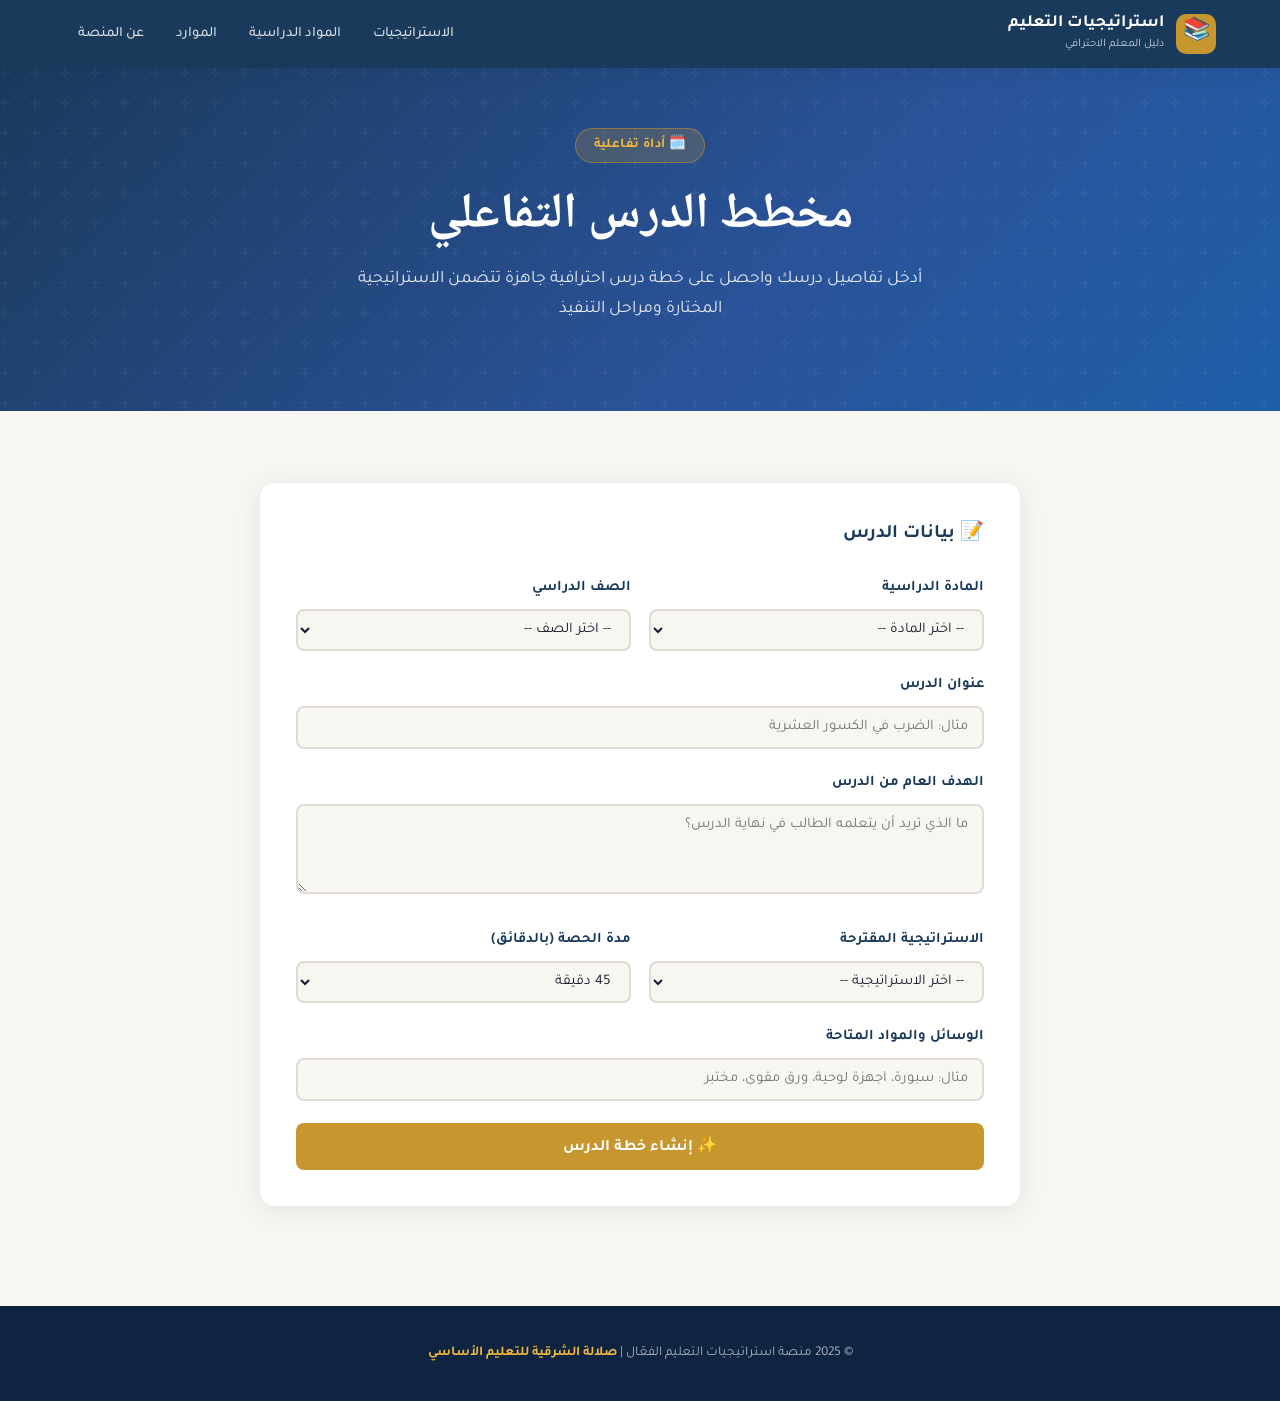
<file: Planner.html>
<!DOCTYPE html>
<html lang="ar" dir="rtl">
<head>
  <meta charset="UTF-8">
  <meta name="viewport" content="width=device-width, initial-scale=1.0">
  <title>مخطط الدرس | استراتيجيات التعليم</title>
  <link rel="stylesheet" href="../css/style.css">
  <style>
    .planner-form { background:var(--white);border-radius:var(--radius);padding:36px;box-shadow:var(--card-shadow);max-width:760px;margin:auto; }
    .form-group { margin-bottom:22px; }
    label { display:block;font-weight:700;color:var(--primary);margin-bottom:8px;font-size:0.92rem; }
    input,select,textarea {
      width:100%;padding:11px 14px;border:2px solid #e0dbd2;border-radius:var(--radius-sm);
      font-family:'Tajawal',sans-serif;font-size:0.92rem;color:var(--text);
      background:var(--surface);transition:border-color 0.2s;
    }
    input:focus,select:focus,textarea:focus { outline:none;border-color:var(--accent); }
    textarea { resize:vertical;min-height:90px; }
    .form-row { display:grid;grid-template-columns:1fr 1fr;gap:18px; }
    .output-section { max-width:760px;margin:28px auto 0; }
    .plan-output { background:var(--white);border-radius:var(--radius);padding:36px;box-shadow:var(--card-shadow);display:none; }
    .plan-output h3 { color:var(--primary);font-size:1.3rem;font-weight:900;margin-bottom:20px;padding-bottom:12px;border-bottom:2px solid var(--accent);font-family:'Noto Naskh Arabic',serif; }
    .plan-row { display:flex;gap:10px;padding:10px 0;border-bottom:1px solid #f0ece3;font-size:0.9rem; }
    .plan-row .plan-label { font-weight:700;color:var(--primary-light);min-width:140px; }
    .plan-row .plan-val { color:var(--text);flex:1;line-height:1.6; }
    .phase { background:#faf8f4;border-right:3px solid var(--accent);border-radius:0 var(--radius-sm) var(--radius-sm) 0;padding:14px 18px;margin:10px 0; }
    .phase .phase-title { font-weight:700;color:var(--primary);margin-bottom:4px; }
    .phase .phase-time { color:var(--accent);font-size:0.82rem;font-weight:700; }
    @media(max-width:600px){.form-row{grid-template-columns:1fr;}}
  </style>
</head>
<body>

<header class="navbar">
  <div class="navbar-inner">
    <a href="../index.html" class="navbar-brand">
      <div class="brand-icon">📚</div>
      <div>
        <div class="brand-text">استراتيجيات التعليم</div>
        <div class="brand-sub">دليل المعلم الاحترافي</div>
      </div>
    </a>
    <button class="hamburger" id="hamburger">☰</button>
    <nav class="main-nav" id="mainNav">
      <a href="../index.html#strategies">الاستراتيجيات</a>
      <a href="../index.html#subjects">المواد الدراسية</a>
      <a href="../index.html#resources">الموارد</a>
      <a href="about.html">عن المنصة</a>
    </nav>
  </div>
</header>

<section class="hero" style="padding:60px 24px 50px;">
  <div class="hero-content">
    <div class="hero-badge">🗓️ أداة تفاعلية</div>
    <h1>مخطط الدرس التفاعلي</h1>
    <p>أدخل تفاصيل درسك واحصل على خطة درس احترافية جاهزة تتضمن الاستراتيجية المختارة ومراحل التنفيذ</p>
  </div>
</section>

<div class="section">
  <div class="planner-form">
    <h2 style="color:var(--primary);font-size:1.2rem;font-weight:700;margin-bottom:24px;">📝 بيانات الدرس</h2>
    
    <div class="form-row">
      <div class="form-group">
        <label>المادة الدراسية</label>
        <select id="subject">
          <option value="">-- اختر المادة --</option>
          <option>اللغة العربية</option>
          <option>اللغة الإنجليزية</option>
          <option>الرياضيات</option>
          <option>التربية الإسلامية</option>
          <option>العلوم</option>
          <option>الأحياء</option>
          <option>الكيمياء</option>
          <option>الفيزياء</option>
          <option>تقنية المعلومات</option>
        </select>
      </div>
      <div class="form-group">
        <label>الصف الدراسي</label>
        <select id="grade">
          <option value="">-- اختر الصف --</option>
          <option>الصف الخامس</option>
          <option>الصف السادس</option>
          <option>الصف السابع</option>
          <option>الصف الثامن</option>
          <option>الصف التاسع</option>
          <option>الصف العاشر</option>
          <option>الصف الحادي عشر</option>
          <option>الصف الثاني عشر</option>
        </select>
      </div>
    </div>

    <div class="form-group">
      <label>عنوان الدرس</label>
      <input type="text" id="lessonTitle" placeholder="مثال: الضرب في الكسور العشرية">
    </div>

    <div class="form-group">
      <label>الهدف العام من الدرس</label>
      <textarea id="goal" placeholder="ما الذي تريد أن يتعلمه الطالب في نهاية الدرس؟"></textarea>
    </div>

    <div class="form-row">
      <div class="form-group">
        <label>الاستراتيجية المقترحة</label>
        <select id="strategy">
          <option value="">-- اختر الاستراتيجية --</option>
          <option>التعلم التعاوني</option>
          <option>حل المشكلات</option>
          <option>التعلم بالمشاريع</option>
          <option>لعب الأدوار</option>
          <option>الاستقصاء والبحث</option>
          <option>الفصل المقلوب</option>
          <option>العصف الذهني</option>
          <option>الخرائط المفاهيمية</option>
          <option>التعلم القائم على المهمة</option>
          <option>دراسة الحالة</option>
        </select>
      </div>
      <div class="form-group">
        <label>مدة الحصة (بالدقائق)</label>
        <select id="duration">
          <option value="40">40 دقيقة</option>
          <option value="45" selected>45 دقيقة</option>
          <option value="50">50 دقيقة</option>
          <option value="60">60 دقيقة</option>
          <option value="90">90 دقيقة</option>
        </select>
      </div>
    </div>

    <div class="form-group">
      <label>الوسائل والمواد المتاحة</label>
      <input type="text" id="materials" placeholder="مثال: سبورة، أجهزة لوحية، ورق مقوى، مختبر">
    </div>

    <button class="btn btn-primary" style="width:100%;justify-content:center;font-size:1rem;" onclick="generatePlan()">
      ✨ إنشاء خطة الدرس
    </button>
  </div>

  <div class="output-section">
    <div class="plan-output" id="planOutput">
      <h3>📋 خطة الدرس المُولَّدة</h3>
      <div id="planContent"></div>
      <div style="margin-top:24px;text-align:center;">
        <button class="btn btn-primary" onclick="window.print()">🖨️ طباعة الخطة</button>
      </div>
    </div>
  </div>
</div>

<footer>
  <p>© 2025 منصة استراتيجيات التعليم الفعّال | <strong>صلالة الشرقية للتعليم الأساسي</strong></p>
</footer>

<script src="../js/main.js"></script>
<script>
function generatePlan() {
  const subject = document.getElementById('subject').value;
  const grade = document.getElementById('grade').value;
  const title = document.getElementById('lessonTitle').value;
  const goal = document.getElementById('goal').value;
  const strategy = document.getElementById('strategy').value;
  const duration = parseInt(document.getElementById('duration').value);
  const materials = document.getElementById('materials').value;

  if (!subject || !grade || !title || !strategy) {
    alert('يرجى ملء الحقول الأساسية: المادة، الصف، عنوان الدرس، والاستراتيجية.');
    return;
  }

  const intro = Math.round(duration * 0.15);
  const main1 = Math.round(duration * 0.25);
  const main2 = Math.round(duration * 0.35);
  const closure = duration - intro - main1 - main2;

  const phaseMap = {
    'التعلم التعاوني': [
      { title: 'التمهيد وتقسيم المجموعات', desc: `تقديم موضوع "${title}" وتقسيم الطلاب إلى مجموعات من 4-5، وتوزيع الأدوار.` },
      { title: 'النشاط الجماعي', desc: 'كل مجموعة تعمل على المهمة المحددة بالتعاون مع الرجوع للمصادر.' },
      { title: 'العرض والمناقشة', desc: 'عرض كل مجموعة لنتائجها وتبادل التغذية الراجعة.' }
    ],
    'حل المشكلات': [
      { title: 'طرح المشكلة', desc: `تقديم مشكلة حقيقية متعلقة بـ"${title}" تستفز تفكير الطلاب.` },
      { title: 'التحليل والفرضيات', desc: 'الطلاب يُحللون المشكلة ويضعون فرضيات حل.' },
      { title: 'التطبيق والتحقق', desc: 'تطبيق الحلول والتحقق من صحتها ومناقشة النتائج.' }
    ],
    'default': [
      { title: 'الاستكشاف والتنشيط', desc: `ربط "${title}" بالمعرفة السابقة وإثارة الفضول.` },
      { title: 'التنفيذ والبناء', desc: `تطبيق استراتيجية "${strategy}" على محتوى الدرس.` },
      { title: 'التعمّق والتمييز', desc: 'معالجة الأفكار المعقدة وتعزيز الفهم العميق.' }
    ]
  };

  const phases = phaseMap[strategy] || phaseMap['default'];

  const html = `
    <div class="plan-row"><div class="plan-label">المادة</div><div class="plan-val">${subject} — ${grade}</div></div>
    <div class="plan-row"><div class="plan-label">عنوان الدرس</div><div class="plan-val">${title}</div></div>
    <div class="plan-row"><div class="plan-label">الهدف العام</div><div class="plan-val">${goal || 'يُحدد لاحقاً'}</div></div>
    <div class="plan-row"><div class="plan-label">الاستراتيجية</div><div class="plan-val"><strong>${strategy}</strong></div></div>
    <div class="plan-row"><div class="plan-label">المدة الكلية</div><div class="plan-val">${duration} دقيقة</div></div>
    <div class="plan-row"><div class="plan-label">الوسائل</div><div class="plan-val">${materials || 'تُحدد حسب توافر الموارد'}</div></div>

    <div style="margin-top:24px;">
      <div style="font-weight:700;color:var(--primary);margin-bottom:14px;font-size:1rem;">📌 مراحل تنفيذ الدرس</div>
      <div class="phase">
        <div class="phase-title">🔔 مرحلة التمهيد والتهيئة</div>
        <div class="phase-time">⏱ ${intro} دقيقة</div>
        <p style="font-size:0.85rem;color:var(--text-muted);margin-top:6px;">استثارة اهتمام الطلاب بسؤال محفّز أو موقف من الحياة اليومية يرتبط بموضوع "${title}".</p>
      </div>
      <div class="phase">
        <div class="phase-title">🚀 ${phases[0].title}</div>
        <div class="phase-time">⏱ ${main1} دقيقة</div>
        <p style="font-size:0.85rem;color:var(--text-muted);margin-top:6px;">${phases[0].desc}</p>
      </div>
      <div class="phase">
        <div class="phase-title">⚡ ${phases[1].title}</div>
        <div class="phase-time">⏱ ${main2} دقيقة</div>
        <p style="font-size:0.85rem;color:var(--text-muted);margin-top:6px;">${phases[1].desc}</p>
      </div>
      <div class="phase">
        <div class="phase-title">🏁 الإغلاق والتقييم الختامي</div>
        <div class="phase-time">⏱ ${closure} دقيقة</div>
        <p style="font-size:0.85rem;color:var(--text-muted);margin-top:6px;">تلخيص الطلاب لأهم ما تعلموه، وتقييم قصير (بطاقة خروج أو سؤال تفكير)، وتوجيه للواجب.</p>
      </div>
    </div>

    <div style="margin-top:20px;padding:16px;background:rgba(200,150,46,0.08);border-radius:var(--radius-sm);border:1px dashed var(--accent);">
      <div style="font-weight:700;color:var(--primary);margin-bottom:8px;">📊 التقييم المقترح</div>
      <p style="font-size:0.85rem;color:var(--text-muted);">ملاحظة أداء الطلاب أثناء التطبيق + بطاقة خروج (سؤال واحد يُجيب عنه الطالب قبل مغادرة الصف) + متابعة الواجب في الحصة القادمة.</p>
    </div>
  `;

  document.getElementById('planContent').innerHTML = html;
  document.getElementById('planOutput').style.display = 'block';
  document.getElementById('planOutput').scrollIntoView({ behavior: 'smooth' });
}
</script>
</body>
</html>
</file>
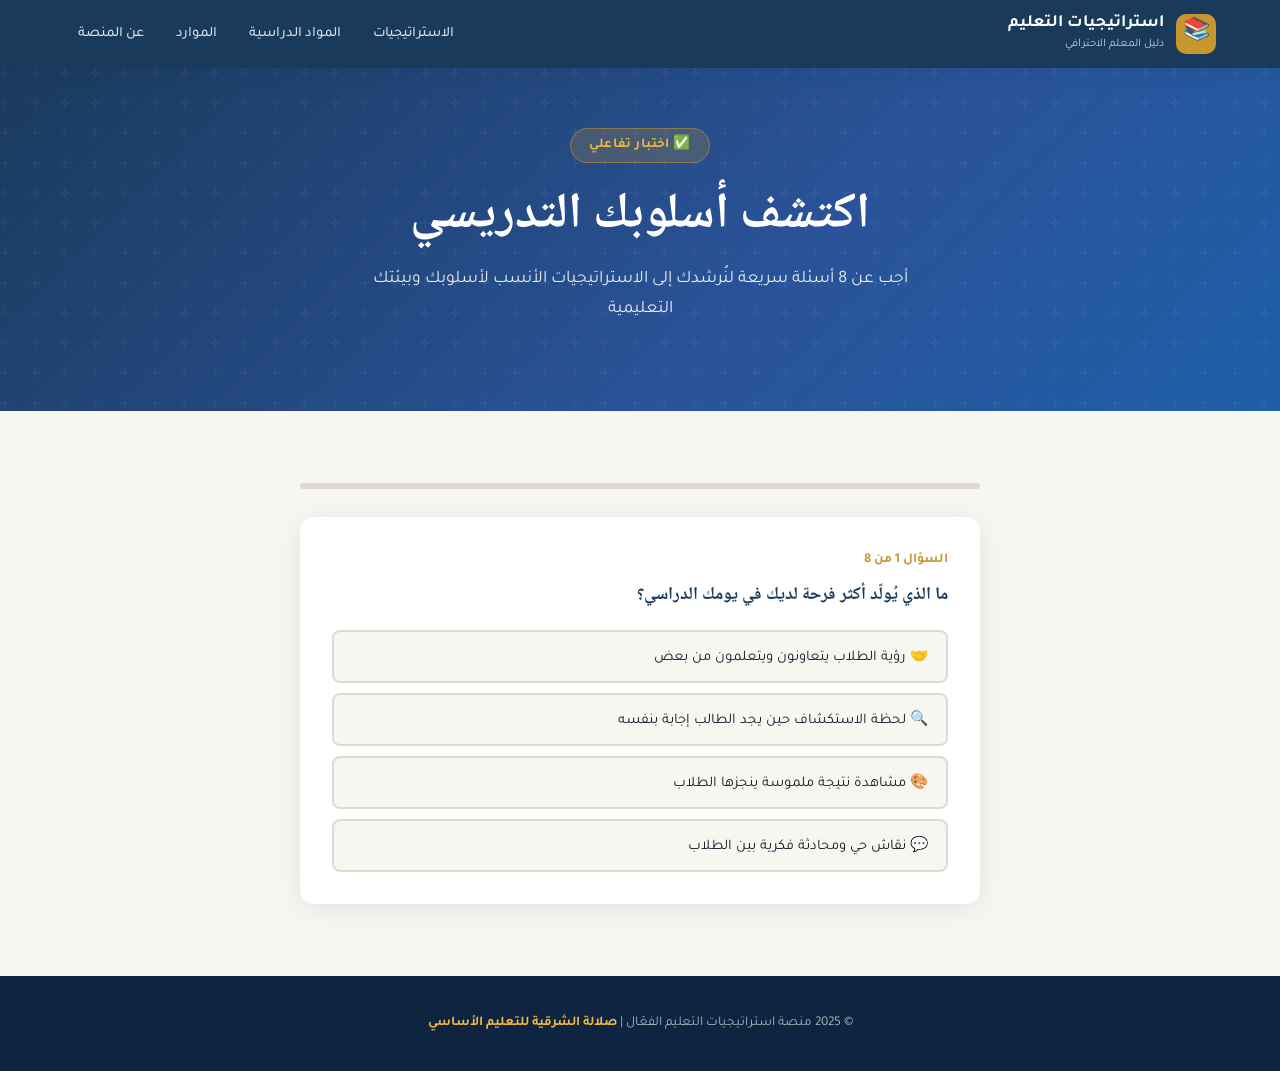
<file: Quiz.html>
<!DOCTYPE html>
<html lang="ar" dir="rtl">
<head>
  <meta charset="UTF-8">
  <meta name="viewport" content="width=device-width, initial-scale=1.0">
  <title>اكتشف أسلوبك | استراتيجيات التعليم</title>
  <link rel="stylesheet" href="../css/style.css">
  <style>
    .quiz-wrap { max-width:680px;margin:auto; }
    .question-card { background:var(--white);border-radius:var(--radius);padding:32px;box-shadow:var(--card-shadow);display:none; }
    .question-card.active { display:block;animation:fadeIn 0.35s ease; }
    @keyframes fadeIn{from{opacity:0;transform:translateY(12px);}to{opacity:1;transform:translateY(0);}}
    .question-num { color:var(--accent);font-weight:700;font-size:0.85rem;margin-bottom:10px; }
    .question-text { font-size:1.1rem;font-weight:700;color:var(--primary);margin-bottom:22px;line-height:1.5;font-family:'Noto Naskh Arabic',serif; }
    .options { display:flex;flex-direction:column;gap:10px; }
    .option-btn {
      padding:14px 18px;border:2px solid #e0dbd2;border-radius:var(--radius-sm);
      background:var(--surface);text-align:right;cursor:pointer;
      font-family:'Tajawal',sans-serif;font-size:0.92rem;color:var(--text);
      transition:all 0.18s;
    }
    .option-btn:hover { border-color:var(--accent);background:#faf3e8; }
    .option-btn.selected { border-color:var(--primary);background:rgba(26,58,92,0.06);color:var(--primary);font-weight:700; }
    .progress-bar { height:6px;background:#e0dbd2;border-radius:99px;margin-bottom:28px;overflow:hidden; }
    .progress-fill { height:100%;background:var(--accent);border-radius:99px;transition:width 0.4s ease; }
    .result-card { background:var(--white);border-radius:var(--radius);padding:36px;box-shadow:var(--card-shadow);text-align:center;display:none; }
    .result-icon { font-size:3.5rem;margin-bottom:16px; }
    .result-title { font-size:1.5rem;font-weight:900;color:var(--primary);margin-bottom:12px;font-family:'Noto Naskh Arabic',serif; }
    .result-desc { color:var(--text-muted);font-size:0.92rem;line-height:1.75;margin-bottom:24px; }
    .strategies-recs { display:flex;flex-direction:column;gap:10px;text-align:right;margin-bottom:24px; }
    .rec-item { padding:12px 16px;background:rgba(200,150,46,0.08);border-right:3px solid var(--accent);border-radius:0 var(--radius-sm) var(--radius-sm) 0;font-size:0.88rem;color:var(--primary); }
  </style>
</head>
<body>

<header class="navbar">
  <div class="navbar-inner">
    <a href="../index.html" class="navbar-brand">
      <div class="brand-icon">📚</div>
      <div>
        <div class="brand-text">استراتيجيات التعليم</div>
        <div class="brand-sub">دليل المعلم الاحترافي</div>
      </div>
    </a>
    <nav class="main-nav" id="mainNav">
      <a href="../index.html#strategies">الاستراتيجيات</a>
      <a href="../index.html#subjects">المواد الدراسية</a>
      <a href="../index.html#resources">الموارد</a>
      <a href="about.html">عن المنصة</a>
    </nav>
  </div>
</header>

<section class="hero" style="padding:60px 24px 50px;">
  <div class="hero-content">
    <div class="hero-badge">✅ اختبار تفاعلي</div>
    <h1>اكتشف أسلوبك التدريسي</h1>
    <p>أجب عن 8 أسئلة سريعة لنُرشدك إلى الاستراتيجيات الأنسب لأسلوبك وبيئتك التعليمية</p>
  </div>
</section>

<div class="section">
  <div class="quiz-wrap">
    <div class="progress-bar">
      <div class="progress-fill" id="progressFill" style="width:0%"></div>
    </div>

    <div id="q1" class="question-card active">
      <div class="question-num">السؤال 1 من 8</div>
      <div class="question-text">ما الذي يُولّد أكثر فرحة لديك في يومك الدراسي؟</div>
      <div class="options">
        <button class="option-btn" onclick="answer(1,'C')">🤝 رؤية الطلاب يتعاونون ويتعلمون من بعض</button>
        <button class="option-btn" onclick="answer(1,'I')">🔍 لحظة الاستكشاف حين يجد الطالب إجابة بنفسه</button>
        <button class="option-btn" onclick="answer(1,'P')">🎨 مشاهدة نتيجة ملموسة ينجزها الطلاب</button>
        <button class="option-btn" onclick="answer(1,'D')">💬 نقاش حي ومحادثة فكرية بين الطلاب</button>
      </div>
    </div>

    <div id="q2" class="question-card">
      <div class="question-num">السؤال 2 من 8</div>
      <div class="question-text">حين تشرح مفهوماً جديداً، ما الطريقة التي تُفضّلها أكثر؟</div>
      <div class="options">
        <button class="option-btn" onclick="answer(2,'V')">📊 رسم تخطيطي أو خريطة ذهنية</button>
        <button class="option-btn" onclick="answer(2,'S')">📖 قصة أو مثال من الحياة</button>
        <button class="option-btn" onclick="answer(2,'E')">⚗️ تجربة أو نشاط مباشر</button>
        <button class="option-btn" onclick="answer(2,'L')">🗣️ شرح منطقي خطوة بخطوة</button>
      </div>
    </div>

    <div id="q3" class="question-card">
      <div class="question-num">السؤال 3 من 8</div>
      <div class="question-text">ما الذي يُقلقك أكثر حين تُخطط لدرس جديد؟</div>
      <div class="options">
        <button class="option-btn" onclick="answer(3,'M')">⏱️ الوقت وتغطية المحتوى كاملاً</button>
        <button class="option-btn" onclick="answer(3,'E')">🎯 مدى تحقيق الهدف التعليمي فعلاً</button>
        <button class="option-btn" onclick="answer(3,'S')">🤩 مستوى التفاعل والمشاركة</button>
        <button class="option-btn" onclick="answer(3,'D')">👥 الفروق الفردية بين الطلاب</button>
      </div>
    </div>

    <div id="q4" class="question-card">
      <div class="question-num">السؤال 4 من 8</div>
      <div class="question-text">كيف تصف بيئة الصف المثالية بالنسبة لك؟</div>
      <div class="options">
        <button class="option-btn" onclick="answer(4,'C')">🔄 ديناميكية ومتحركة مع أنشطة متنوعة</button>
        <button class="option-btn" onclick="answer(4,'Q')">🧘 هادئة ومنظمة تُعزز التفكير العميق</button>
        <button class="option-btn" onclick="answer(4,'F')">😄 ممتعة ومرنة تُشجع الإبداع والخيال</button>
        <button class="option-btn" onclick="answer(4,'R')">🔬 عملية وحقيقية مربوطة بمهام واقعية</button>
      </div>
    </div>

    <div id="q5" class="question-card">
      <div class="question-num">السؤال 5 من 8</div>
      <div class="question-text">ما الأثر الذي تريد أن يبقى في الطالب بعد 10 سنوات؟</div>
      <div class="options">
        <button class="option-btn" onclick="answer(5,'T')">🧠 مهارة التفكير الناقد وحل المشكلات</button>
        <button class="option-btn" onclick="answer(5,'V')">💎 قيم الإيجابية والمسؤولية</button>
        <button class="option-btn" onclick="answer(5,'K')">📚 معرفة راسخة ومحبة دائمة للتعلم</button>
        <button class="option-btn" onclick="answer(5,'C')">🤝 مهارات التعاون والتواصل الإنساني</button>
      </div>
    </div>

    <div id="q6" class="question-card">
      <div class="question-num">السؤال 6 من 8</div>
      <div class="question-text">ما الذي تُقيّمه عادةً أكثر في عمل الطالب؟</div>
      <div class="options">
        <button class="option-btn" onclick="answer(6,'P')">🌟 جودة التفكير والعملية لا النتيجة فحسب</button>
        <button class="option-btn" onclick="answer(6,'R')">✅ دقة الإجابات والالتزام بالتعليمات</button>
        <button class="option-btn" onclick="answer(6,'C')">🎨 الإبداع والجرأة في الطرح</button>
        <button class="option-btn" onclick="answer(6,'T')">📈 التحسن والتطور مع الوقت</button>
      </div>
    </div>

    <div id="q7" class="question-card">
      <div class="question-num">السؤال 7 من 8</div>
      <div class="question-text">ما التحدي الأكبر الذي تواجهه في الصف؟</div>
      <div class="options">
        <button class="option-btn" onclick="answer(7,'M')">😴 الطلاب غير المهتمين أو المشتتين</button>
        <button class="option-btn" onclick="answer(7,'D')">🏃 التفاوت الكبير في مستويات الطلاب</button>
        <button class="option-btn" onclick="answer(7,'T')">⏳ ضيق الوقت أمام المحتوى الكثير</button>
        <button class="option-btn" onclick="answer(7,'R')">📋 صعوبة التقييم الحقيقي للفهم</button>
      </div>
    </div>

    <div id="q8" class="question-card">
      <div class="question-num">السؤال 8 من 8</div>
      <div class="question-text">أي من هذه الجمل يصف دورك كمعلم بشكل أفضل؟</div>
      <div class="options">
        <button class="option-btn" onclick="answer(8,'G')">🗺️ مرشد يُيسّر رحلة اكتشاف الطالب</button>
        <button class="option-btn" onclick="answer(8,'X')">💡 ناقل خبرة ومعرفة بطريقة احترافية</button>
        <button class="option-btn" onclick="answer(8,'D')">🎭 مصمم تجارب تعليمية مبتكرة</button>
        <button class="option-btn" onclick="answer(8,'M')">🤲 معلم ومربٍّ يهتم بالطالب كإنسان كامل</button>
      </div>
    </div>

    <div class="result-card" id="resultCard">
      <div class="result-icon" id="resultIcon"></div>
      <div class="result-title" id="resultTitle"></div>
      <div class="result-desc" id="resultDesc"></div>
      <div class="strategies-recs" id="resultRecs"></div>
      <a href="../index.html#strategies" class="btn btn-primary" style="display:inline-flex;">🔍 استكشف الاستراتيجيات</a>
      <button class="btn btn-outline" style="color:var(--primary);border-color:var(--primary);margin-right:10px;" onclick="restartQuiz()">🔄 إعادة الاختبار</button>
    </div>
  </div>
</div>

<footer>
  <p>© 2025 منصة استراتيجيات التعليم الفعّال | <strong>صلالة الشرقية للتعليم الأساسي</strong></p>
</footer>

<script src="../js/main.js"></script>
<script>
let answers = {};
let current = 1;
const total = 8;

function answer(q, val) {
  answers[q] = val;
  const currentCard = document.getElementById('q' + q);
  currentCard.querySelectorAll('.option-btn').forEach(b => b.classList.remove('selected'));
  event.target.classList.add('selected');

  setTimeout(() => {
    if (q < total) {
      currentCard.classList.remove('active');
      current = q + 1;
      document.getElementById('q' + current).classList.add('active');
      document.getElementById('progressFill').style.width = ((current-1) / total * 100) + '%';
    } else {
      document.getElementById('progressFill').style.width = '100%';
      currentCard.classList.remove('active');
      showResult();
    }
  }, 300);
}

function showResult() {
  const profiles = [
    {
      icon: '🤝',
      title: 'المعلم التعاوني الاجتماعي',
      desc: 'تؤمن بأن التعلم تجربة اجتماعية بامتياز. تزدهر في بيئات يتفاعل فيها الطلاب ويتعلمون من بعضهم. أنت المعلم الذي يخلق مجتمعاً صفياً حقيقياً.',
      recs: ['✦ التعلم التعاوني والعمل الجماعي', '✦ المناقشة الصفية والحوار المنظم', '✦ التعلم بالأقران (Peer Learning)', '✦ مشاريع المجموعات الممتدة']
    },
    {
      icon: '🔍',
      title: 'المعلم الاستقصائي الباحث',
      desc: 'تعشق لحظة الاكتشاف وتؤمن بأن الطالب يجب أن يبني معرفته بيده. أنت المعلم الذي يطرح الأسئلة لا الإجابات ويُلهم التساؤل.',
      recs: ['✦ التعلم الاستقصائي (5E)', '✦ التجريب والملاحظة العلمية', '✦ دراسة الحالة والتحليل', '✦ التعلم القائم على المشكلات']
    },
    {
      icon: '🎨',
      title: 'المعلم المصمم الإبداعي',
      desc: 'تُصمّم تجارب تعلّم لا تُنسى. تفكر في الدرس كمشروع إبداعي يجمع الفن والعلم والترفيه في خدمة التعلم.',
      recs: ['✦ التعلم القائم على المشاريع', '✦ لعب الأدوار والمحاكاة', '✦ التعلم بالألعاب (Gamification)', '✦ الفصل المقلوب والتعلم الرقمي']
    },
    {
      icon: '🗺️',
      title: 'المعلم المرشد والموجّه',
      desc: 'دورك الأساسي توجيه الطالب نحو اكتشاف ذاته ومعرفته. تُصمّم مسارات التعلم وتترك للطالب حرية المسير بداخلها.',
      recs: ['✦ التعلم المتمايز وفق الفروق الفردية', '✦ الخرائط المفاهيمية', '✦ التعلم الذاتي الموجّه', '✦ محافظ الطالب التأملية']
    }
  ];

  const idx = Math.floor(Math.random() * profiles.length);
  const p = profiles[idx];

  document.getElementById('resultIcon').textContent = p.icon;
  document.getElementById('resultTitle').textContent = p.title;
  document.getElementById('resultDesc').textContent = p.desc;
  document.getElementById('resultRecs').innerHTML = p.recs.map(r => `<div class="rec-item">${r}</div>`).join('');
  document.getElementById('resultCard').style.display = 'block';
  document.getElementById('resultCard').scrollIntoView({ behavior: 'smooth' });
}

function restartQuiz() {
  answers = {};
  current = 1;
  document.getElementById('progressFill').style.width = '0%';
  document.getElementById('resultCard').style.display = 'none';
  document.querySelectorAll('.question-card').forEach(c => c.classList.remove('active'));
  document.getElementById('q1').classList.add('active');
  document.querySelectorAll('.option-btn').forEach(b => b.classList.remove('selected'));
  window.scrollTo({ top: 0, behavior: 'smooth' });
}
</script>
</body>
</html>
</file>
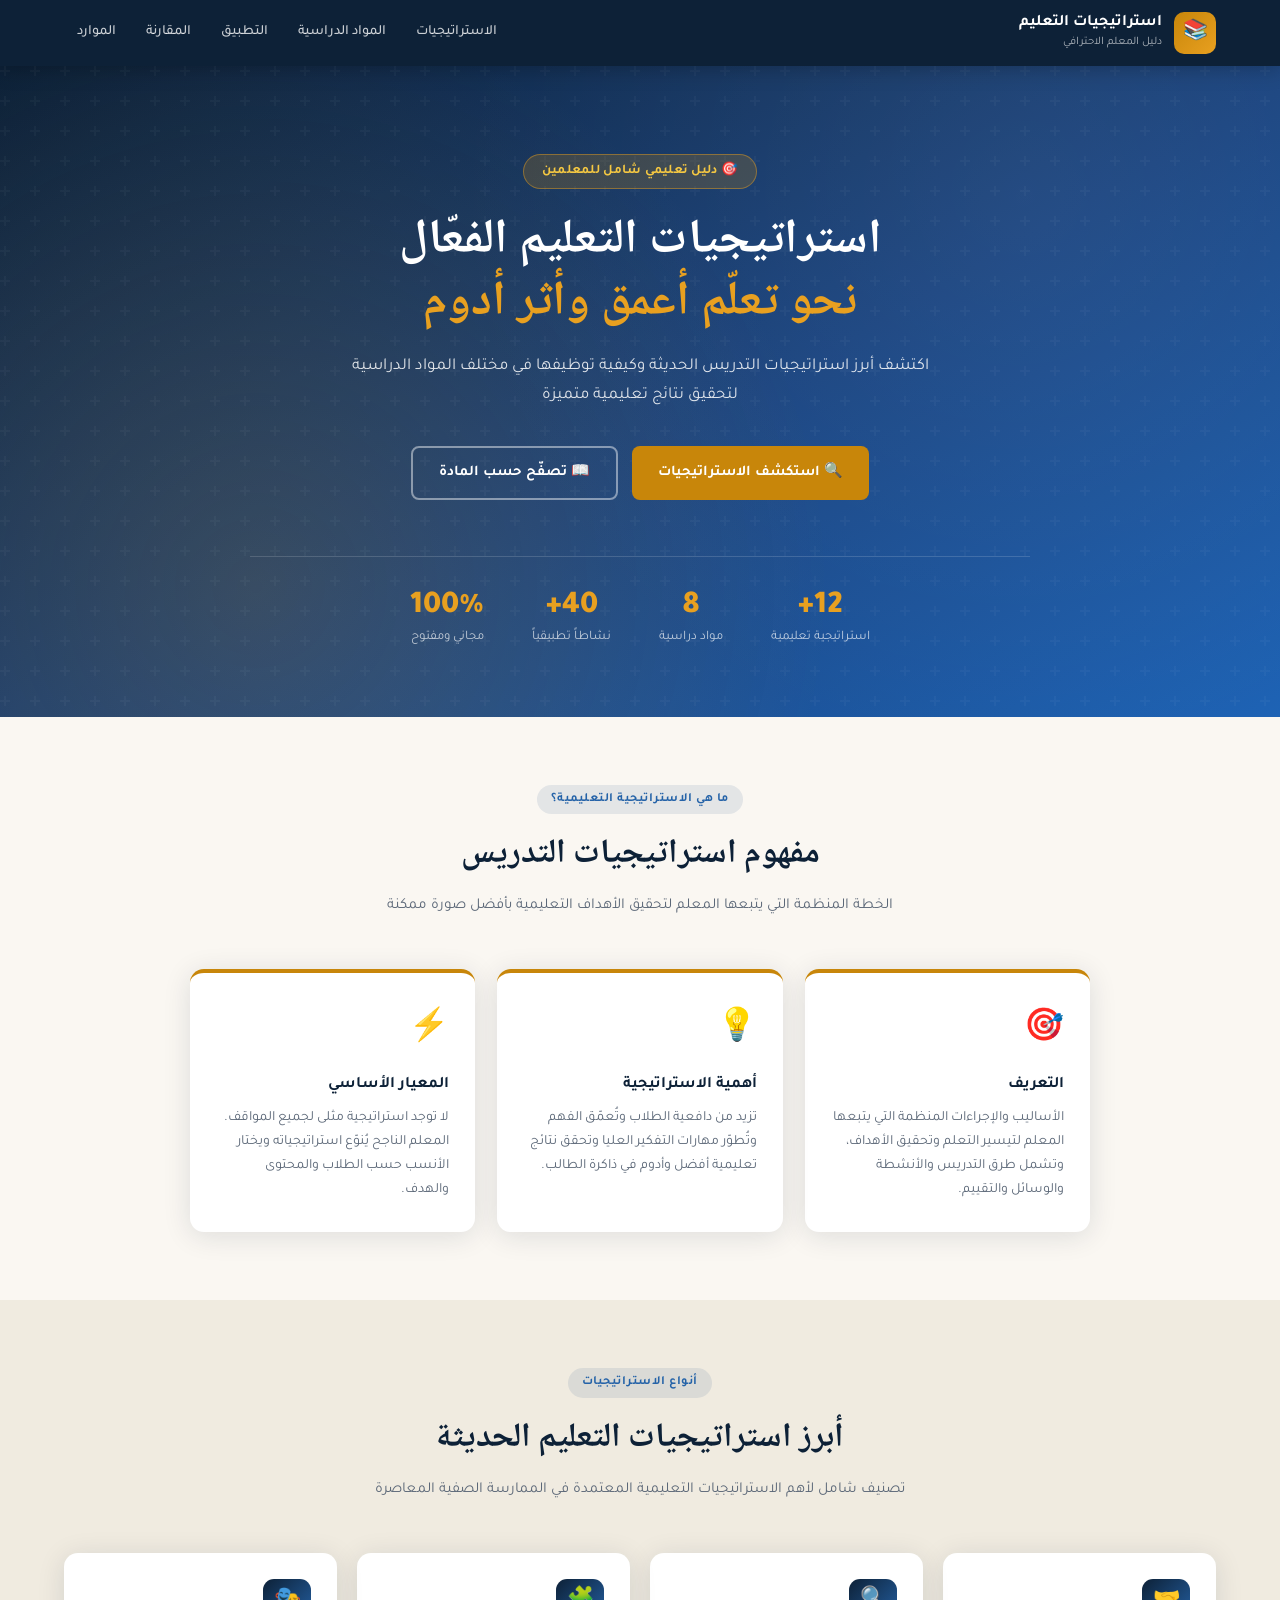
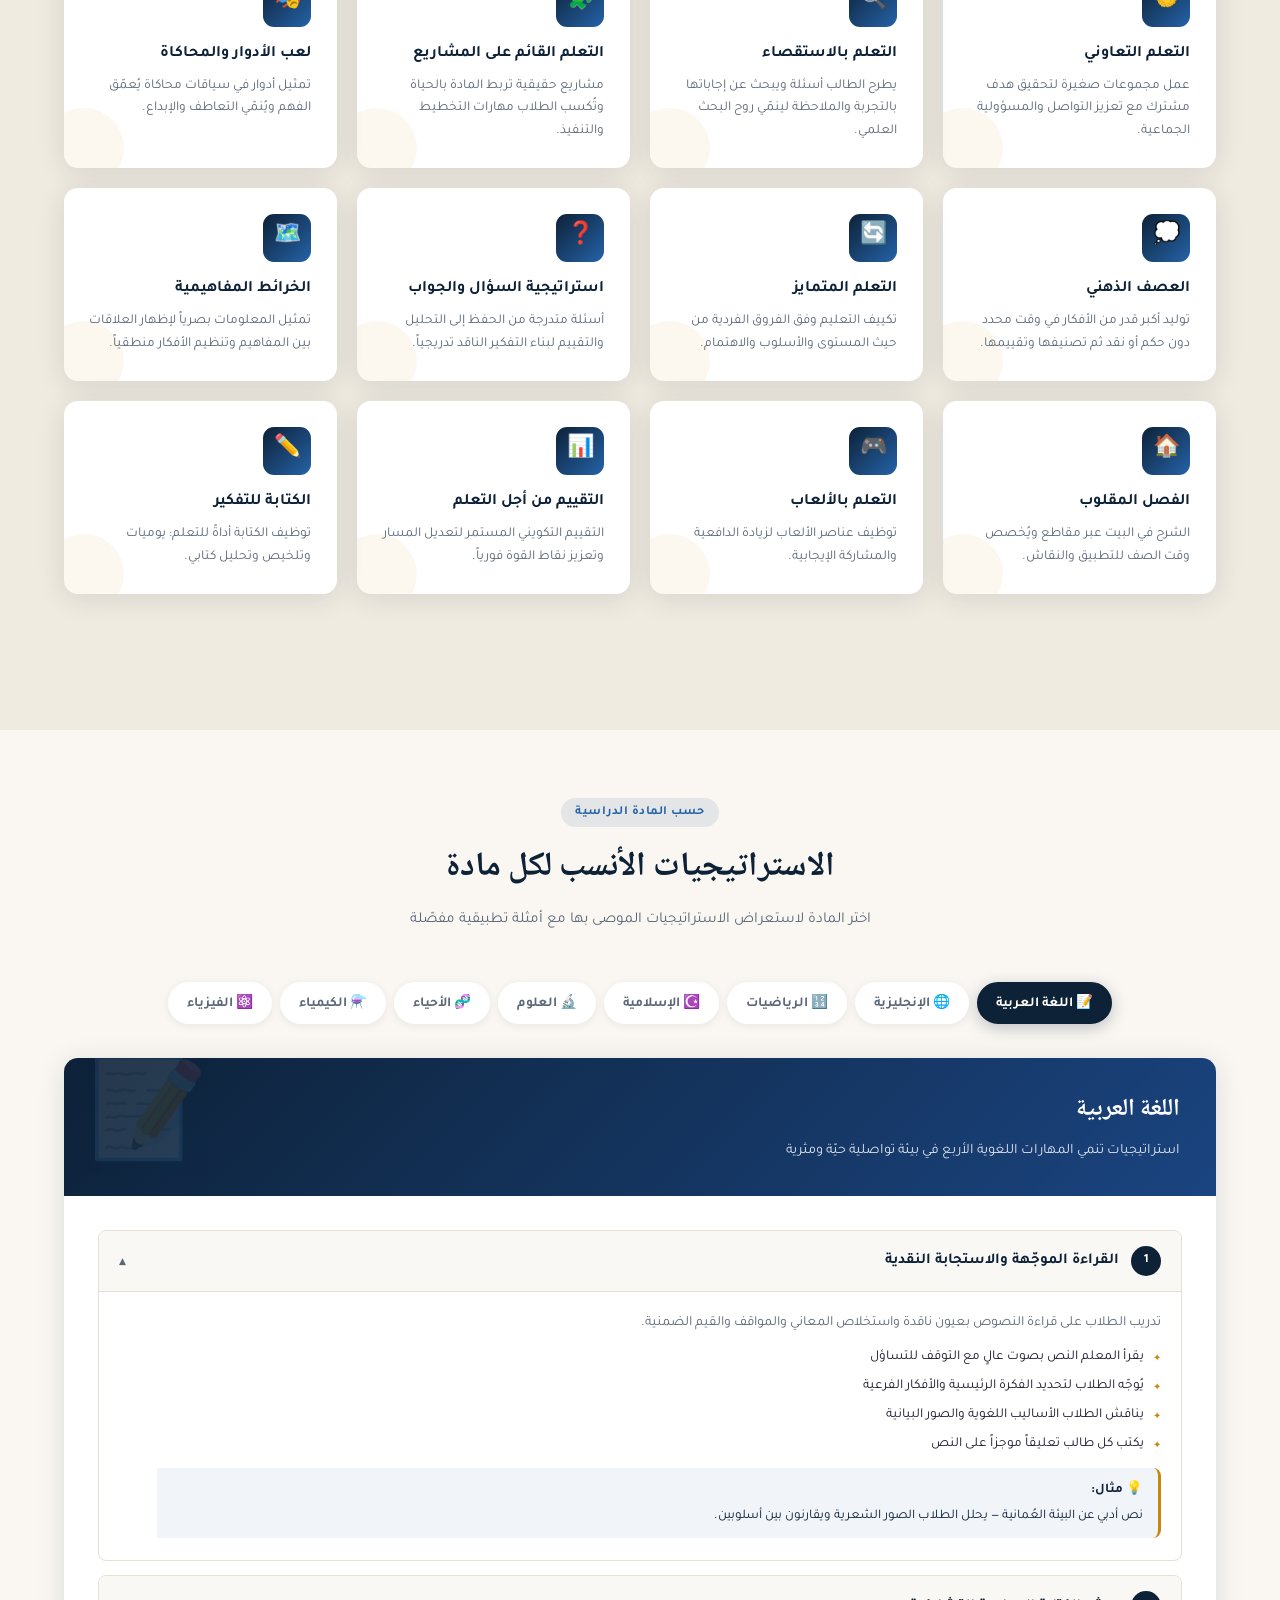
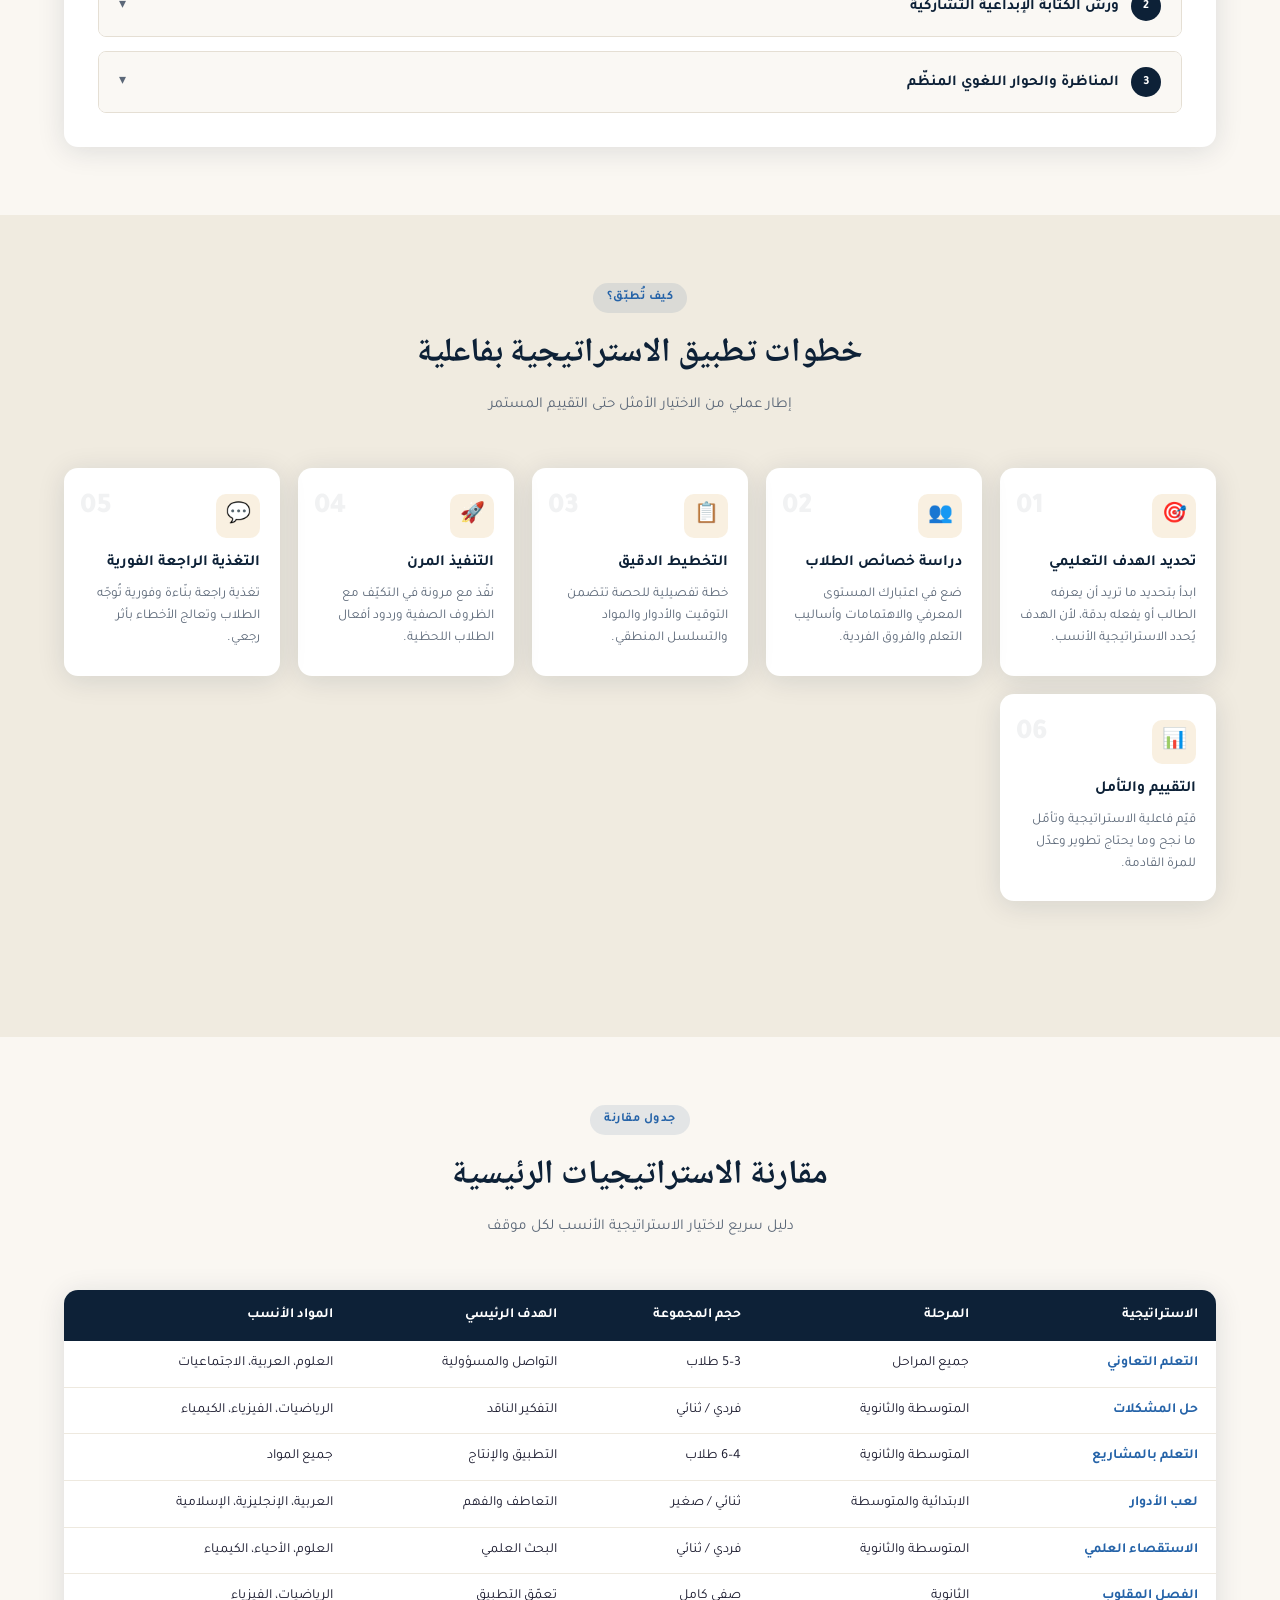
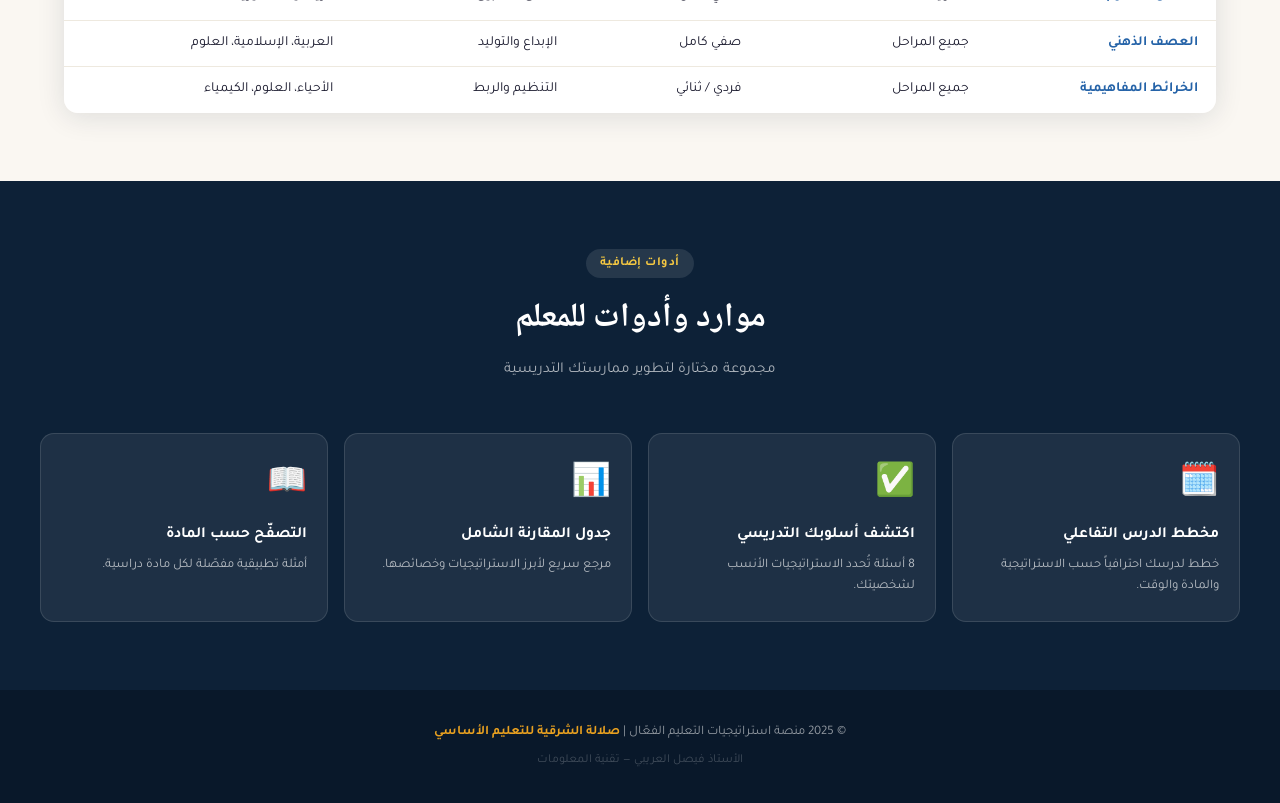
<file: Teaching strategies.html>
<!DOCTYPE html>
<html lang="ar" dir="rtl">
<head>
<meta charset="UTF-8">
<meta name="viewport" content="width=device-width, initial-scale=1.0">
<title>استراتيجيات التعليم الفعّال | دليل المعلم</title>
<link href="https://fonts.googleapis.com/css2?family=Tajawal:wght@300;400;500;700;900&family=Noto+Naskh+Arabic:wght@400;600;700&display=swap" rel="stylesheet">
<style>
*,*::before,*::after{box-sizing:border-box;margin:0;padding:0}
:root{
  --navy:#0d2137;
  --blue:#1a4480;
  --blue2:#2563a8;
  --gold:#c8860a;
  --gold2:#e8a020;
  --cream:#faf7f2;
  --cream2:#f0ebe0;
  --text:#1a1a2e;
  --muted:#5c6878;
  --white:#ffffff;
  --r:14px;
  --rs:8px;
  --shadow:0 4px 28px rgba(13,33,55,.12);
}
html{scroll-behavior:smooth}
body{
  font-family:'Tajawal',sans-serif;
  background:var(--cream);
  color:var(--text);
  direction:rtl;
  line-height:1.7;
  font-size:16px;
}

/* ── NAVBAR ── */
.nav{
  background:var(--navy);
  position:sticky;top:0;z-index:999;
  box-shadow:0 2px 20px rgba(0,0,0,.25);
}
.nav-inner{
  max-width:1200px;margin:auto;
  padding:0 24px;
  display:flex;align-items:center;justify-content:space-between;
  height:66px;
}
.brand{display:flex;align-items:center;gap:12px;text-decoration:none;color:#fff}
.brand-ico{
  width:42px;height:42px;border-radius:10px;
  background:linear-gradient(135deg,var(--gold),var(--gold2));
  display:flex;align-items:center;justify-content:center;
  font-size:20px;
}
.brand-name{font-weight:700;font-size:1rem;line-height:1.2}
.brand-sub{font-size:.72rem;opacity:.65;font-weight:400}
.nav-links{display:flex;gap:4px}
.nav-links a{
  color:rgba(255,255,255,.78);text-decoration:none;
  padding:7px 13px;border-radius:6px;
  font-size:.88rem;font-weight:500;
  transition:.2s;
}
.nav-links a:hover,.nav-links a.on{background:rgba(255,255,255,.12);color:#fff}
.hbg{display:none;background:none;border:none;color:#fff;font-size:1.4rem;cursor:pointer;padding:4px}

/* ── HERO ── */
.hero{
  background:linear-gradient(150deg,var(--navy) 0%,var(--blue) 55%,#1e63b5 100%);
  color:#fff;padding:88px 24px 68px;
  text-align:center;position:relative;overflow:hidden;
}
.hero::before{
  content:'';position:absolute;inset:0;
  background-image:
    radial-gradient(circle at 20% 80%,rgba(200,134,10,.18) 0%,transparent 50%),
    radial-gradient(circle at 80% 20%,rgba(255,255,255,.05) 0%,transparent 50%);
}
.hero::after{
  content:'';position:absolute;inset:0;
  background:url("data:image/svg+xml,%3Csvg width='60' height='60' viewBox='0 0 60 60' xmlns='http://www.w3.org/2000/svg'%3E%3Cg fill='%23ffffff' fill-opacity='0.03'%3E%3Cpath d='M36 34v-4h-2v4h-4v2h4v4h2v-4h4v-2h-4zm0-30V0h-2v4h-4v2h4v4h2V6h4V4h-4zM6 34v-4H4v4H0v2h4v4h2v-4h4v-2H6zM6 4V0H4v4H0v2h4v4h2V6h4V4H6z'/%3E%3C/g%3E%3C/svg%3E");
}
.hero-content{position:relative;z-index:1;max-width:780px;margin:auto}
.badge{
  display:inline-block;
  background:rgba(200,134,10,.22);border:1px solid rgba(232,160,32,.45);
  color:#f5c842;padding:5px 18px;border-radius:99px;
  font-size:.83rem;font-weight:700;margin-bottom:22px;letter-spacing:.02em;
}
.hero h1{
  font-family:'Noto Naskh Arabic',serif;
  font-size:clamp(1.8rem,4.5vw,3rem);font-weight:700;
  line-height:1.3;margin-bottom:18px;
}
.hero h1 span{color:var(--gold2)}
.hero p{font-size:1.05rem;opacity:.85;max-width:580px;margin:0 auto 36px}
.cta-row{display:flex;gap:14px;justify-content:center;flex-wrap:wrap}
.btn{
  display:inline-flex;align-items:center;gap:8px;
  padding:12px 26px;border-radius:var(--rs);
  font-family:'Tajawal',sans-serif;font-weight:700;font-size:.93rem;
  text-decoration:none;cursor:pointer;border:none;transition:.22s;
}
.btn-gold{background:var(--gold);color:#fff}
.btn-gold:hover{background:var(--gold2);transform:translateY(-2px);box-shadow:0 6px 20px rgba(200,134,10,.4)}
.btn-ghost{background:transparent;border:2px solid rgba(255,255,255,.45);color:#fff}
.btn-ghost:hover{background:rgba(255,255,255,.12);border-color:#fff}
.stats{
  display:flex;justify-content:center;gap:48px;flex-wrap:wrap;
  margin-top:56px;padding-top:34px;
  border-top:1px solid rgba(255,255,255,.15);
}
.stat-num{display:block;font-size:2rem;font-weight:900;color:var(--gold2);line-height:1}
.stat-lbl{font-size:.82rem;opacity:.7;margin-top:4px}

/* ── SECTION SHELL ── */
.sec{padding:68px 24px;max-width:1200px;margin:auto}
.sec-hd{text-align:center;margin-bottom:50px}
.tag{
  display:inline-block;
  background:rgba(26,68,128,.1);color:var(--blue2);
  padding:4px 14px;border-radius:99px;
  font-size:.78rem;font-weight:700;letter-spacing:.04em;
  text-transform:uppercase;margin-bottom:12px;
}
.sec-hd h2{
  font-family:'Noto Naskh Arabic',serif;
  font-size:clamp(1.4rem,3vw,2.1rem);font-weight:700;
  color:var(--navy);margin-bottom:10px;
}
.sec-hd p{color:var(--muted);max-width:560px;margin:auto;font-size:.95rem}

/* ── INTRO CARDS ── */
.intro-grid{
  display:grid;grid-template-columns:repeat(auto-fit,minmax(260px,1fr));
  gap:22px;max-width:900px;margin:auto;
}
.info-card{
  background:var(--white);border-radius:var(--r);
  padding:30px 26px;box-shadow:var(--shadow);
  border-top:4px solid var(--gold);
  transition:.25s;
}
.info-card:hover{transform:translateY(-4px);box-shadow:0 10px 36px rgba(13,33,55,.16)}
.info-card .ico{font-size:2rem;margin-bottom:14px}
.info-card h3{color:var(--navy);font-weight:700;font-size:1rem;margin-bottom:8px}
.info-card p{color:var(--muted);font-size:.88rem;line-height:1.7}

/* ── STRATEGIES GRID ── */
.alt-bg{background:var(--cream2);padding:68px 0}
.strat-grid{
  display:grid;grid-template-columns:repeat(auto-fit,minmax(250px,1fr));
  gap:20px;
}
.s-card{
  background:var(--white);border-radius:var(--r);
  padding:26px 22px;box-shadow:var(--shadow);
  border-right:4px solid transparent;
  transition:.25s;position:relative;overflow:hidden;
}
.s-card::before{
  content:'';position:absolute;bottom:-20px;left:-20px;
  width:80px;height:80px;border-radius:50%;
  background:rgba(200,134,10,.06);
}
.s-card:hover{border-right-color:var(--gold);transform:translateY(-3px);box-shadow:0 10px 32px rgba(13,33,55,.14)}
.s-ico{
  width:48px;height:48px;border-radius:11px;
  background:linear-gradient(135deg,var(--navy),var(--blue2));
  display:flex;align-items:center;justify-content:center;
  font-size:22px;margin-bottom:14px;
}
.s-card h3{color:var(--navy);font-weight:700;font-size:1rem;margin-bottom:7px}
.s-card p{color:var(--muted);font-size:.85rem;line-height:1.65}

/* ── SUBJECT TABS ── */
.tabs-row{
  display:flex;flex-wrap:wrap;gap:8px;
  justify-content:center;margin-bottom:34px;
}
.tab{
  display:flex;align-items:center;gap:6px;
  padding:9px 17px;border-radius:99px;
  border:2px solid transparent;background:var(--white);
  color:var(--muted);font-family:'Tajawal',sans-serif;
  font-weight:600;font-size:.86rem;cursor:pointer;
  box-shadow:0 2px 8px rgba(13,33,55,.07);transition:.2s;
}
.tab:hover{border-color:var(--gold);color:var(--navy)}
.tab.on{background:var(--navy);color:#fff;border-color:var(--navy);box-shadow:0 4px 16px rgba(13,33,55,.25)}
.panel{display:none}
.panel.on{display:block;animation:fadeUp .35s ease}
@keyframes fadeUp{from{opacity:0;transform:translateY(14px)}to{opacity:1;transform:translateY(0)}}
.subj-box{background:var(--white);border-radius:var(--r);overflow:hidden;box-shadow:var(--shadow)}
.subj-head{padding:32px 36px;color:#fff;position:relative;overflow:hidden}
.subj-head::after{
  content:attr(data-icon);
  position:absolute;left:24px;top:50%;transform:translateY(-50%);
  font-size:96px;opacity:.1;line-height:1;
}
.subj-head h2{font-family:'Noto Naskh Arabic',serif;font-size:1.5rem;font-weight:700;margin-bottom:8px}
.subj-head p{font-size:.9rem;opacity:.85;max-width:540px}
.subj-body{padding:34px}
.ac-list{display:flex;flex-direction:column;gap:14px}
.ac{border:1px solid #e5dfd4;border-radius:var(--rs);overflow:hidden}
.ac-head{
  display:flex;align-items:center;gap:12px;
  padding:15px 20px;background:#faf8f4;
  cursor:pointer;transition:.18s;
}
.ac-head:hover{background:#f2ece0}
.ac-num{
  width:30px;height:30px;border-radius:50%;flex-shrink:0;
  background:var(--navy);color:#fff;
  font-size:.78rem;font-weight:700;
  display:flex;align-items:center;justify-content:center;
}
.ac-head h4{flex:1;font-size:.95rem;font-weight:700;color:var(--navy)}
.ac-arr{color:var(--muted);font-size:.9rem;transition:.25s}
.ac.open .ac-arr{transform:rotate(180deg)}
.ac-body{max-height:0;overflow:hidden;transition:max-height .35s ease}
.ac.open .ac-body{max-height:600px}
.ac-inner{padding:20px 20px 22px 58px;border-top:1px solid #e5dfd4}
.ac-inner p{color:var(--muted);font-size:.87rem;margin-bottom:12px;line-height:1.7}
.steps{list-style:none;display:flex;flex-direction:column;gap:7px}
.steps li{display:flex;align-items:flex-start;gap:9px;font-size:.85rem;line-height:1.6}
.steps li::before{content:'✦';color:var(--gold);font-size:.65rem;margin-top:5px;flex-shrink:0}
.tip{
  margin-top:13px;padding:11px 15px;
  background:rgba(26,68,128,.06);
  border-right:3px solid var(--gold);border-radius:0 var(--rs) var(--rs) 0;
  font-size:.83rem;color:var(--navy);
}
.tip strong{display:block;margin-bottom:3px}

/* ── IMPLEMENTATION ── */
.impl-grid{
  display:grid;grid-template-columns:repeat(auto-fit,minmax(210px,1fr));
  gap:18px;counter-reset:impl;
}
.impl-card{
  background:var(--white);border-radius:var(--r);
  padding:26px 20px;box-shadow:var(--shadow);
  counter-increment:impl;position:relative;transition:.22s;
}
.impl-card:hover{transform:translateY(-3px)}
.impl-card::before{
  content:counter(impl,decimal-leading-zero);
  position:absolute;top:16px;left:16px;
  font-size:1.8rem;font-weight:900;
  color:rgba(13,33,55,.06);font-family:'Tajawal',sans-serif;
}
.impl-ico{
  width:44px;height:44px;border-radius:10px;
  background:rgba(200,134,10,.12);
  display:flex;align-items:center;justify-content:center;
  font-size:20px;margin-bottom:12px;
}
.impl-card h3{color:var(--navy);font-weight:700;font-size:.97rem;margin-bottom:7px}
.impl-card p{color:var(--muted);font-size:.84rem;line-height:1.65}

/* ── TABLE ── */
.tbl-wrap{overflow-x:auto;border-radius:var(--r);box-shadow:var(--shadow)}
table{width:100%;border-collapse:collapse;background:var(--white);font-size:.87rem}
thead th{background:var(--navy);color:#fff;padding:14px 18px;text-align:right;font-weight:700}
tbody td{padding:12px 18px;border-bottom:1px solid #eee9df;vertical-align:top;line-height:1.55}
tbody tr:last-child td{border-bottom:none}
tbody tr:hover td{background:#faf7f2}
tbody td:first-child{font-weight:700;color:var(--blue2)}

/* ── RESOURCES ── */
.res-bg{background:var(--navy);padding:68px 0}
.res-bg .tag{background:rgba(255,255,255,.1);color:#f5c842}
.res-bg .sec-hd h2{color:#fff}
.res-bg .sec-hd p{color:rgba(255,255,255,.65)}
.res-grid{display:grid;grid-template-columns:repeat(auto-fit,minmax(220px,1fr));gap:16px}
.res-card{
  background:rgba(255,255,255,.07);border:1px solid rgba(255,255,255,.12);
  border-radius:var(--r);padding:24px 20px;color:#fff;
  text-decoration:none;display:block;transition:.22s;cursor:pointer;
}
.res-card:hover{background:rgba(255,255,255,.13);transform:translateY(-3px)}
.res-ico{font-size:2rem;margin-bottom:10px;display:block}
.res-card h4{font-weight:700;font-size:.97rem;margin-bottom:6px}
.res-card p{font-size:.82rem;opacity:.68;line-height:1.6}

/* ── MODAL (Planner) ── */
.modal-overlay{
  display:none;position:fixed;inset:0;z-index:9999;
  background:rgba(0,0,0,.55);backdrop-filter:blur(4px);
  align-items:center;justify-content:center;padding:20px;
}
.modal-overlay.open{display:flex}
.modal{
  background:var(--white);border-radius:var(--r);
  width:100%;max-width:680px;max-height:90vh;overflow-y:auto;
  box-shadow:0 20px 60px rgba(0,0,0,.3);
  animation:fadeUp .3s ease;
}
.modal-head{
  background:var(--navy);color:#fff;
  padding:22px 28px;border-radius:var(--r) var(--r) 0 0;
  display:flex;align-items:center;justify-content:space-between;
}
.modal-head h3{font-size:1.1rem;font-weight:700}
.modal-close{background:none;border:none;color:rgba(255,255,255,.7);font-size:1.4rem;cursor:pointer;line-height:1}
.modal-close:hover{color:#fff}
.modal-body{padding:28px}
.fg{margin-bottom:18px}
.fg label{display:block;font-weight:700;color:var(--navy);margin-bottom:7px;font-size:.9rem}
.fg input,.fg select,.fg textarea{
  width:100%;padding:10px 13px;
  border:2px solid #ddd7cc;border-radius:var(--rs);
  font-family:'Tajawal',sans-serif;font-size:.9rem;color:var(--text);
  background:#faf8f4;transition:.2s;
}
.fg input:focus,.fg select:focus,.fg textarea:focus{outline:none;border-color:var(--gold)}
.fg textarea{resize:vertical;min-height:80px}
.fg-row{display:grid;grid-template-columns:1fr 1fr;gap:14px}
.plan-out{margin-top:20px;display:none}
.plan-out h4{color:var(--navy);font-weight:700;font-size:1rem;margin-bottom:14px;padding-bottom:10px;border-bottom:2px solid var(--gold)}
.plan-row{display:flex;gap:10px;padding:9px 0;border-bottom:1px solid #f0ebe0;font-size:.87rem}
.plan-lbl{font-weight:700;color:var(--blue2);min-width:130px}
.phase{
  background:#faf7f2;border-right:3px solid var(--gold);
  border-radius:0 var(--rs) var(--rs) 0;padding:13px 16px;margin:8px 0;
}
.phase .pt{font-weight:700;color:var(--navy);font-size:.9rem}
.phase .pm{color:var(--gold);font-size:.8rem;font-weight:700}
.phase .pd{color:var(--muted);font-size:.83rem;margin-top:4px}

/* ── QUIZ MODAL ── */
.quiz-wrap{max-width:100%}
.q-card{display:none}
.q-card.on{display:block;animation:fadeUp .3s ease}
.q-num{color:var(--gold);font-weight:700;font-size:.82rem;margin-bottom:9px}
.q-txt{font-family:'Noto Naskh Arabic',serif;font-size:1.05rem;font-weight:700;color:var(--navy);margin-bottom:18px;line-height:1.5}
.opts{display:flex;flex-direction:column;gap:9px}
.opt{
  padding:13px 17px;border:2px solid #ddd7cc;border-radius:var(--rs);
  background:#faf8f4;text-align:right;cursor:pointer;
  font-family:'Tajawal',sans-serif;font-size:.9rem;color:var(--text);
  transition:.18s;
}
.opt:hover{border-color:var(--gold);background:#fef5e4}
.opt.sel{border-color:var(--navy);background:rgba(26,68,128,.07);color:var(--navy);font-weight:700}
.prog-bar{height:5px;background:#e5dfd4;border-radius:99px;margin-bottom:24px;overflow:hidden}
.prog-fill{height:100%;background:var(--gold);border-radius:99px;transition:.4s}
.result{display:none;text-align:center;padding:10px 0}
.result .r-ico{font-size:3.2rem;margin-bottom:14px}
.result .r-title{font-family:'Noto Naskh Arabic',serif;font-size:1.3rem;font-weight:700;color:var(--navy);margin-bottom:10px}
.result .r-desc{color:var(--muted);font-size:.88rem;line-height:1.75;margin-bottom:18px}
.rec{padding:10px 15px;background:rgba(200,134,10,.08);border-right:3px solid var(--gold);border-radius:0 var(--rs) var(--rs) 0;font-size:.86rem;color:var(--navy);margin-bottom:8px;text-align:right}

/* ── FOOTER ── */
footer{background:#09182a;color:rgba(255,255,255,.55);text-align:center;padding:32px 24px;font-size:.82rem}
footer strong{color:var(--gold2)}

/* ── MOBILE ── */
@media(max-width:768px){
  .hbg{display:block}
  .nav-links{
    display:none;position:absolute;top:66px;right:0;left:0;
    background:var(--navy);flex-direction:column;
    padding:14px;gap:4px;box-shadow:0 8px 24px rgba(0,0,0,.2);
  }
  .nav-links.open{display:flex}
  .nav{position:relative}
  .hero{padding:60px 20px 48px}
  .stats{gap:24px}
  .subj-head{padding:22px 22px}
  .subj-body{padding:20px}
  .ac-inner{padding:15px}
  .fg-row{grid-template-columns:1fr}
}
</style>
</head>
<body>

<!-- ═══ NAVBAR ═══ -->
<header class="nav">
  <div class="nav-inner">
    <a href="#" class="brand">
      <div class="brand-ico">📚</div>
      <div>
        <div class="brand-name">استراتيجيات التعليم</div>
        <div class="brand-sub">دليل المعلم الاحترافي</div>
      </div>
    </a>
    <button class="hbg" id="hbg">☰</button>
    <nav class="nav-links" id="navLinks">
      <a href="#strategies" class="on">الاستراتيجيات</a>
      <a href="#subjects">المواد الدراسية</a>
      <a href="#implementation">التطبيق</a>
      <a href="#comparison">المقارنة</a>
      <a href="#resources">الموارد</a>
    </nav>
  </div>
</header>

<!-- ═══ HERO ═══ -->
<section class="hero">
  <div class="hero-content">
    <div class="badge">🎯 دليل تعليمي شامل للمعلمين</div>
    <h1>استراتيجيات التعليم الفعّال<br><span>نحو تعلّم أعمق وأثر أدوم</span></h1>
    <p>اكتشف أبرز استراتيجيات التدريس الحديثة وكيفية توظيفها في مختلف المواد الدراسية لتحقيق نتائج تعليمية متميزة</p>
    <div class="cta-row">
      <a href="#strategies" class="btn btn-gold">🔍 استكشف الاستراتيجيات</a>
      <a href="#subjects" class="btn btn-ghost">📖 تصفّح حسب المادة</a>
    </div>
    <div class="stats">
      <div>
        <span class="stat-num" data-v="12" data-s="+">12+</span>
        <div class="stat-lbl">استراتيجية تعليمية</div>
      </div>
      <div>
        <span class="stat-num" data-v="8" data-s="">8</span>
        <div class="stat-lbl">مواد دراسية</div>
      </div>
      <div>
        <span class="stat-num" data-v="40" data-s="+">40+</span>
        <div class="stat-lbl">نشاطاً تطبيقياً</div>
      </div>
      <div>
        <span class="stat-num" data-v="100" data-s="%">100%</span>
        <div class="stat-lbl">مجاني ومفتوح</div>
      </div>
    </div>
  </div>
</section>

<!-- ═══ INTRO ═══ -->
<section class="sec" id="intro">
  <div class="sec-hd">
    <div class="tag">ما هي الاستراتيجية التعليمية؟</div>
    <h2>مفهوم استراتيجيات التدريس</h2>
    <p>الخطة المنظمة التي يتبعها المعلم لتحقيق الأهداف التعليمية بأفضل صورة ممكنة</p>
  </div>
  <div class="intro-grid">
    <div class="info-card">
      <div class="ico">🎯</div>
      <h3>التعريف</h3>
      <p>الأساليب والإجراءات المنظمة التي يتبعها المعلم لتيسير التعلم وتحقيق الأهداف، وتشمل طرق التدريس والأنشطة والوسائل والتقييم.</p>
    </div>
    <div class="info-card">
      <div class="ico">💡</div>
      <h3>أهمية الاستراتيجية</h3>
      <p>تزيد من دافعية الطلاب وتُعمّق الفهم وتُطوّر مهارات التفكير العليا وتحقق نتائج تعليمية أفضل وأدوم في ذاكرة الطالب.</p>
    </div>
    <div class="info-card">
      <div class="ico">⚡</div>
      <h3>المعيار الأساسي</h3>
      <p>لا توجد استراتيجية مثلى لجميع المواقف. المعلم الناجح يُنوّع استراتيجياته ويختار الأنسب حسب الطلاب والمحتوى والهدف.</p>
    </div>
  </div>
</section>

<!-- ═══ STRATEGIES ═══ -->
<section id="strategies" class="alt-bg">
  <div class="sec" style="padding-top:0">
    <div class="sec-hd">
      <div class="tag">أنواع الاستراتيجيات</div>
      <h2>أبرز استراتيجيات التعليم الحديثة</h2>
      <p>تصنيف شامل لأهم الاستراتيجيات التعليمية المعتمدة في الممارسة الصفية المعاصرة</p>
    </div>
    <div class="strat-grid">
      <div class="s-card"><div class="s-ico">🤝</div><h3>التعلم التعاوني</h3><p>عمل مجموعات صغيرة لتحقيق هدف مشترك مع تعزيز التواصل والمسؤولية الجماعية.</p></div>
      <div class="s-card"><div class="s-ico">🔍</div><h3>التعلم بالاستقصاء</h3><p>يطرح الطالب أسئلة ويبحث عن إجاباتها بالتجربة والملاحظة لينمّي روح البحث العلمي.</p></div>
      <div class="s-card"><div class="s-ico">🧩</div><h3>التعلم القائم على المشاريع</h3><p>مشاريع حقيقية تربط المادة بالحياة وتُكسب الطلاب مهارات التخطيط والتنفيذ.</p></div>
      <div class="s-card"><div class="s-ico">🎭</div><h3>لعب الأدوار والمحاكاة</h3><p>تمثيل أدوار في سياقات محاكاة يُعمّق الفهم ويُنمّي التعاطف والإبداع.</p></div>
      <div class="s-card"><div class="s-ico">💭</div><h3>العصف الذهني</h3><p>توليد أكبر قدر من الأفكار في وقت محدد دون حكم أو نقد ثم تصنيفها وتقييمها.</p></div>
      <div class="s-card"><div class="s-ico">🔄</div><h3>التعلم المتمايز</h3><p>تكييف التعليم وفق الفروق الفردية من حيث المستوى والأسلوب والاهتمام.</p></div>
      <div class="s-card"><div class="s-ico">❓</div><h3>استراتيجية السؤال والجواب</h3><p>أسئلة متدرجة من الحفظ إلى التحليل والتقييم لبناء التفكير الناقد تدريجياً.</p></div>
      <div class="s-card"><div class="s-ico">🗺️</div><h3>الخرائط المفاهيمية</h3><p>تمثيل المعلومات بصرياً لإظهار العلاقات بين المفاهيم وتنظيم الأفكار منطقياً.</p></div>
      <div class="s-card"><div class="s-ico">🏠</div><h3>الفصل المقلوب</h3><p>الشرح في البيت عبر مقاطع ويُخصص وقت الصف للتطبيق والنقاش.</p></div>
      <div class="s-card"><div class="s-ico">🎮</div><h3>التعلم بالألعاب</h3><p>توظيف عناصر الألعاب لزيادة الدافعية والمشاركة الإيجابية.</p></div>
      <div class="s-card"><div class="s-ico">📊</div><h3>التقييم من أجل التعلم</h3><p>التقييم التكويني المستمر لتعديل المسار وتعزيز نقاط القوة فورياً.</p></div>
      <div class="s-card"><div class="s-ico">✏️</div><h3>الكتابة للتفكير</h3><p>توظيف الكتابة أداةً للتعلم: يوميات وتلخيص وتحليل كتابي.</p></div>
    </div>
  </div>
</section>

<!-- ═══ SUBJECTS ═══ -->
<section class="sec" id="subjects">
  <div class="sec-hd">
    <div class="tag">حسب المادة الدراسية</div>
    <h2>الاستراتيجيات الأنسب لكل مادة</h2>
    <p>اختر المادة لاستعراض الاستراتيجيات الموصى بها مع أمثلة تطبيقية مفصّلة</p>
  </div>

  <div class="tabs-row">
    <button class="tab on" data-tab="arabic">📝 اللغة العربية</button>
    <button class="tab" data-tab="english">🌐 الإنجليزية</button>
    <button class="tab" data-tab="math">🔢 الرياضيات</button>
    <button class="tab" data-tab="islamic">☪️ الإسلامية</button>
    <button class="tab" data-tab="science">🔬 العلوم</button>
    <button class="tab" data-tab="biology">🧬 الأحياء</button>
    <button class="tab" data-tab="chemistry">⚗️ الكيمياء</button>
    <button class="tab" data-tab="physics">⚛️ الفيزياء</button>
  </div>

  <!-- ARABIC -->
  <div class="panel on" id="arabic">
    <div class="subj-box">
      <div class="subj-head" style="background:linear-gradient(135deg,#0d2137,#1a4480)" data-icon="📝">
        <h2>اللغة العربية</h2>
        <p>استراتيجيات تنمي المهارات اللغوية الأربع في بيئة تواصلية حيّة ومثرية</p>
      </div>
      <div class="subj-body">
        <div class="ac-list">
          <div class="ac open">
            <div class="ac-head"><div class="ac-num">1</div><h4>القراءة الموجّهة والاستجابة النقدية</h4><span class="ac-arr">▾</span></div>
            <div class="ac-body"><div class="ac-inner">
              <p>تدريب الطلاب على قراءة النصوص بعيون ناقدة واستخلاص المعاني والمواقف والقيم الضمنية.</p>
              <ul class="steps">
                <li>يقرأ المعلم النص بصوت عالٍ مع التوقف للتساؤل</li>
                <li>يُوجّه الطلاب لتحديد الفكرة الرئيسية والأفكار الفرعية</li>
                <li>يناقش الطلاب الأساليب اللغوية والصور البيانية</li>
                <li>يكتب كل طالب تعليقاً موجزاً على النص</li>
              </ul>
              <div class="tip"><strong>💡 مثال:</strong> نص أدبي عن البيئة العُمانية — يحلل الطلاب الصور الشعرية ويقارنون بين أسلوبين.</div>
            </div></div>
          </div>
          <div class="ac">
            <div class="ac-head"><div class="ac-num">2</div><h4>ورش الكتابة الإبداعية التشاركية</h4><span class="ac-arr">▾</span></div>
            <div class="ac-body"><div class="ac-inner">
              <p>يتعاون الطلاب في إنتاج نصوص إبداعية مع التركيز على مراحل الكتابة: التخطيط والصياغة والمراجعة.</p>
              <ul class="steps">
                <li>تقسيم الطلاب ومنح كل مجموعة بداية قصة</li>
                <li>كل مجموعة تكمل القصة ثم تتبادلها للمراجعة</li>
                <li>عرض القصص وتقديم تغذية راجعة بنّاءة</li>
              </ul>
              <div class="tip"><strong>💡 مثال:</strong> "أكتب قصيدتي" — يصف الطلاب مشهداً طبيعياً من بيئتهم المحلية.</div>
            </div></div>
          </div>
          <div class="ac">
            <div class="ac-head"><div class="ac-num">3</div><h4>المناظرة والحوار اللغوي المنظّم</h4><span class="ac-arr">▾</span></div>
            <div class="ac-body"><div class="ac-inner">
              <p>يتدرب الطلاب على التعبير الشفوي الراقي والإقناع والاستماع الفعّال عبر مناظرات منظمة.</p>
              <ul class="steps">
                <li>اختيار قضية: "الأدب الرقمي أم الورقي؟"</li>
                <li>تقسيم مؤيد ومعارض مع وقت للتحضير</li>
                <li>تقييم جودة الحجج وسلامة اللغة</li>
              </ul>
            </div></div>
          </div>
        </div>
      </div>
    </div>
  </div>

  <!-- ENGLISH -->
  <div class="panel" id="english">
    <div class="subj-box">
      <div class="subj-head" style="background:linear-gradient(135deg,#0d3351,#1565a8)" data-icon="🌐">
        <h2>اللغة الإنجليزية</h2>
        <p>خلق بيئة تواصلية حقيقية تُحفّز الطلاب على الاستخدام الفعلي للغة في سياقات متنوعة</p>
      </div>
      <div class="subj-body">
        <div class="ac-list">
          <div class="ac open">
            <div class="ac-head"><div class="ac-num">1</div><h4>التعلم التواصلي (CLT)</h4><span class="ac-arr">▾</span></div>
            <div class="ac-body"><div class="ac-inner">
              <p>يُستخدم فيه التواصل الحقيقي هدفاً ووسيلةً، مع التركيز على المعنى لا القاعدة فحسب.</p>
              <ul class="steps">
                <li>محادثات يومية حقيقية داخل الصف (English Only Zone)</li>
                <li>تمثيل مواقف حياتية: عند الطبيب، في السوق</li>
                <li>إعداد برنامج إذاعي صفي باللغة الإنجليزية</li>
              </ul>
              <div class="tip"><strong>💡 نشاط:</strong> Role-play "Book a hotel room" — طالب نزيل وآخر موظف استقبال.</div>
            </div></div>
          </div>
          <div class="ac">
            <div class="ac-head"><div class="ac-num">2</div><h4>التعلم القائم على المهمة (TBL)</h4><span class="ac-arr">▾</span></div>
            <div class="ac-body"><div class="ac-inner">
              <p>مهمة حقيقية ذات معنى يُنجزها الطلاب باللغة طبيعياً دون تركيز مسبق على القاعدة.</p>
              <ul class="steps">
                <li>مهمة: "Plan a class trip" — تحدث وكتابة بالإنجليزية</li>
                <li>ما قبل المهمة: تقديم المفردات اللازمة</li>
                <li>بعد المهمة: عرض النتائج والتأمل اللغوي</li>
              </ul>
            </div></div>
          </div>
          <div class="ac">
            <div class="ac-head"><div class="ac-num">3</div><h4>التعلم بالقصة (Storytelling)</h4><span class="ac-arr">▾</span></div>
            <div class="ac-body"><div class="ac-inner">
              <p>توظيف القصص لتقديم المفردات في سياق ممتع يجعل التعلم أكثر استدامة.</p>
              <ul class="steps">
                <li>يروي المعلم قصة مصورة ويتوقف: "What happens next?"</li>
                <li>الطلاب يُعيدون السرد بكلماتهم</li>
                <li>يكتبون نهاية بديلة للقصة</li>
              </ul>
            </div></div>
          </div>
        </div>
      </div>
    </div>
  </div>

  <!-- MATH -->
  <div class="panel" id="math">
    <div class="subj-box">
      <div class="subj-head" style="background:linear-gradient(135deg,#0a3d1f,#1a7a3a)" data-icon="🔢">
        <h2>الرياضيات</h2>
        <p>تطوير التفكير المنطقي وحل المشكلات وربط المفاهيم الرياضية بالواقع العملي</p>
      </div>
      <div class="subj-body">
        <div class="ac-list">
          <div class="ac open">
            <div class="ac-head"><div class="ac-num">1</div><h4>التعلم بحل المشكلات (PBL)</h4><span class="ac-arr">▾</span></div>
            <div class="ac-body"><div class="ac-inner">
              <p>مشكلة رياضية حقيقية يسعى الطلاب لحلها بأساليب متعددة، ينمّي الإبداع والمثابرة.</p>
              <ul class="steps">
                <li>طرح مشكلة: "احسب تكلفة تبليط الملعب المدرسي"</li>
                <li>وضع خطة الحل وتحديد المعطيات اللازمة</li>
                <li>مناقشة أكثر من طريقة للحل</li>
                <li>تعميم القاعدة على حالات مشابهة</li>
              </ul>
              <div class="tip"><strong>💡 مثال:</strong> "الطلاب يصمّمون جداول الحصص بأقل تعارض" — تطبيق رياضي حقيقي.</div>
            </div></div>
          </div>
          <div class="ac">
            <div class="ac-head"><div class="ac-num">2</div><h4>النمذجة الرياضية والتمثيل البياني</h4><span class="ac-arr">▾</span></div>
            <div class="ac-body"><div class="ac-inner">
              <p>ترجمة المشكلات إلى نماذج (معادلات، رسوم، جداول) وقراءتها وتفسيرها.</p>
              <ul class="steps">
                <li>جمع بيانات حقيقية من البيئة المدرسية</li>
                <li>رسم مخططات بيانية وتفسير الاتجاهات</li>
                <li>مقارنة النماذج المختلفة وتحديد الأفضل</li>
              </ul>
            </div></div>
          </div>
          <div class="ac">
            <div class="ac-head"><div class="ac-num">3</div><h4>التفكير بصوت عالٍ (Think Aloud)</h4><span class="ac-arr">▾</span></div>
            <div class="ac-body"><div class="ac-inner">
              <p>يُشارك الطلاب تفكيرهم أثناء الحل، مما يُشخّص الأخطاء ويُعزز الفهم الحقيقي.</p>
              <ul class="steps">
                <li>المعلم يحل بصوت عالٍ مُظهراً طريقة تفكيره</li>
                <li>الطالب يحل ويُعلّق على خطواته بصوت</li>
                <li>المجموعة تُقيّم منطق الحل لا النتيجة فحسب</li>
              </ul>
            </div></div>
          </div>
        </div>
      </div>
    </div>
  </div>

  <!-- ISLAMIC -->
  <div class="panel" id="islamic">
    <div class="subj-box">
      <div class="subj-head" style="background:linear-gradient(135deg,#3b1155,#6a2fa0)" data-icon="☪️">
        <h2>التربية الإسلامية</h2>
        <p>ترسيخ القيم والعقيدة وربط التعاليم الدينية بالسلوك اليومي العملي</p>
      </div>
      <div class="subj-body">
        <div class="ac-list">
          <div class="ac open">
            <div class="ac-head"><div class="ac-num">1</div><h4>التعلم بالقدوة والقصة</h4><span class="ac-arr">▾</span></div>
            <div class="ac-body"><div class="ac-inner">
              <p>قصص الأنبياء والصحابة نموذجاً حياً لاستخلاص القيم وتجسيدها في الواقع.</p>
              <ul class="steps">
                <li>قراءة القصة ثم تحليل القيم الواردة فيها</li>
                <li>مناقشة: "كيف تُطبّق هذه القيمة في حياتك؟"</li>
                <li>تصميم "بطاقة قيمة" بصرية جذابة</li>
              </ul>
              <div class="tip"><strong>💡 مثال:</strong> وصايا لقمان — كتابة رسالة لشخص نحبه بنفس الأسلوب الحكيم.</div>
            </div></div>
          </div>
          <div class="ac">
            <div class="ac-head"><div class="ac-num">2</div><h4>الحوار السقراطي في الفقه</h4><span class="ac-arr">▾</span></div>
            <div class="ac-body"><div class="ac-inner">
              <p>أسئلة عميقة تدفع الطلاب للتفكير في الأحكام الشرعية وحِكمها ومقاصد الشريعة.</p>
              <ul class="steps">
                <li>"لماذا حرّم الإسلام الكذب؟ ما أضراره على الفرد والمجتمع؟"</li>
                <li>الطلاب يقدمون حججاً من القرآن والسنة والمنطق</li>
                <li>توليد فهم أعمق للحكم الشرعي</li>
              </ul>
            </div></div>
          </div>
          <div class="ac">
            <div class="ac-head"><div class="ac-num">3</div><h4>مشاريع الخدمة المجتمعية</h4><span class="ac-arr">▾</span></div>
            <div class="ac-body"><div class="ac-inner">
              <p>تجسيد القيم الإسلامية عبر مشاريع خدمة حقيقية في المدرسة أو المجتمع.</p>
              <ul class="steps">
                <li>تنظيم حملة تبرع لصالح محتاجين</li>
                <li>زيارة دار رعاية المسنين وتوثيق التجربة</li>
                <li>كتابة تقرير يربط الفعل بالقيمة الإسلامية</li>
              </ul>
            </div></div>
          </div>
        </div>
      </div>
    </div>
  </div>

  <!-- SCIENCE -->
  <div class="panel" id="science">
    <div class="subj-box">
      <div class="subj-head" style="background:linear-gradient(135deg,#0d3b3b,#0f766e)" data-icon="🔬">
        <h2>العلوم العامة</h2>
        <p>ترسيخ المنهج التجريبي والفضول العلمي وتنمية التفكير الاستقصائي</p>
      </div>
      <div class="subj-body">
        <div class="ac-list">
          <div class="ac open">
            <div class="ac-head"><div class="ac-num">1</div><h4>دورة التعلم الاستقصائي 5E</h4><span class="ac-arr">▾</span></div>
            <div class="ac-body"><div class="ac-inner">
              <p>نموذج تعليمي متكامل بخمس مراحل: الانخراط، الاستكشاف، الشرح، التعمّق، التقييم.</p>
              <ul class="steps">
                <li><strong>Engage:</strong> إثارة الفضول بظاهرة غير متوقعة</li>
                <li><strong>Explore:</strong> الطلاب يجرّبون ويلاحظون</li>
                <li><strong>Explain:</strong> ربط الملاحظات بالمفهوم العلمي</li>
                <li><strong>Elaborate:</strong> تطبيق في سياق جديد</li>
                <li><strong>Evaluate:</strong> تقييم الفهم والتفكير</li>
              </ul>
              <div class="tip"><strong>💡 مثال:</strong> "لماذا يطفو الجليد فوق الماء؟" — التجربة قبل الشرح!</div>
            </div></div>
          </div>
          <div class="ac">
            <div class="ac-head"><div class="ac-num">2</div><h4>التجريب المختبري التعاوني</h4><span class="ac-arr">▾</span></div>
            <div class="ac-body"><div class="ac-inner">
              <p>مجموعات صغيرة تُصمّم وتُنفّذ تجارب فعلية وتُوثّق نتائجها بتقارير علمية.</p>
              <ul class="steps">
                <li>كل طالب له دور: قائد، مُجرّب، مُسجّل، مُقدّم</li>
                <li>ورقة ملاحظة علمية منظمة</li>
                <li>عرض النتائج ومناقشة الأخطاء والحلول</li>
              </ul>
            </div></div>
          </div>
        </div>
      </div>
    </div>
  </div>

  <!-- BIOLOGY -->
  <div class="panel" id="biology">
    <div class="subj-box">
      <div class="subj-head" style="background:linear-gradient(135deg,#0f3d1a,#1a7a32)" data-icon="🧬">
        <h2>الأحياء</h2>
        <p>ربط المفاهيم النظرية بالحياة الواقعية وتعزيز التفكير العلمي والبيئي</p>
      </div>
      <div class="subj-body">
        <div class="ac-list">
          <div class="ac open">
            <div class="ac-head"><div class="ac-num">1</div><h4>دراسة الحالة البيولوجية (Case Study)</h4><span class="ac-arr">▾</span></div>
            <div class="ac-body"><div class="ac-inner">
              <p>حالات حقيقية أو محاكاة لمشكلات بيولوجية (وباء، اختلال بيئي) لتطبيق المفاهيم.</p>
              <ul class="steps">
                <li>حالة: "انتشار فيروس جديد في قرية"</li>
                <li>الطلاب يحللون الأعراض ويقترحون آلية العدوى</li>
                <li>يقترحون خطة احتواء علمية مبررة</li>
                <li>مقارنة مقترحاتهم بما فعله العلماء فعلاً</li>
              </ul>
              <div class="tip"><strong>💡 ربط:</strong> كوفيد-19 كدراسة حالة واقعية لوحدة المناعة والأمراض المعدية.</div>
            </div></div>
          </div>
          <div class="ac">
            <div class="ac-head"><div class="ac-num">2</div><h4>التشريح الافتراضي والتقنيات الرقمية</h4><span class="ac-arr">▾</span></div>
            <div class="ac-body"><div class="ac-inner">
              <p>أدوات رقمية وتشريحات افتراضية لدراسة تشريح الكائنات بشكل بصري تفاعلي.</p>
              <ul class="steps">
                <li>تطبيقات مثل Visible Body أو 3D4Medical</li>
                <li>الطلاب يُعلّقون على الأجهزة بمصطلحات دقيقة</li>
                <li>مقارنة بين تشريح كائنات مختلفة</li>
              </ul>
            </div></div>
          </div>
        </div>
      </div>
    </div>
  </div>

  <!-- CHEMISTRY -->
  <div class="panel" id="chemistry">
    <div class="subj-box">
      <div class="subj-head" style="background:linear-gradient(135deg,#5c0a0a,#b52a2a)" data-icon="⚗️">
        <h2>الكيمياء</h2>
        <p>الفهم العميق للمفاهيم المجردة عبر التجربة والمحاكاة والتطبيق الحقيقي</p>
      </div>
      <div class="subj-body">
        <div class="ac-list">
          <div class="ac open">
            <div class="ac-head"><div class="ac-num">1</div><h4>التجارب الاستقصائية مفتوحة النهاية</h4><span class="ac-arr">▾</span></div>
            <div class="ac-body"><div class="ac-inner">
              <p>الطلاب يُصمّمون التجربة بأنفسهم للإجابة عن سؤال محدد بدلاً من اتباع تعليمات جاهزة.</p>
              <ul class="steps">
                <li>السؤال: "ما العوامل المؤثرة في سرعة التفاعل؟"</li>
                <li>الطلاب يفرضون فرضيات ويُصمّمون تجربتهم</li>
                <li>التنفيذ والتسجيل والتحليل</li>
                <li>استنتاج قانون وتعليل النتائج</li>
              </ul>
              <div class="tip"><strong>💡 السلامة:</strong> محاكاة رقمية (PhET) قبل الانتقال للمختبر الفعلي.</div>
            </div></div>
          </div>
          <div class="ac">
            <div class="ac-head"><div class="ac-num">2</div><h4>الكيمياء في الحياة اليومية (STEM)</h4><span class="ac-arr">▾</span></div>
            <div class="ac-body"><div class="ac-inner">
              <p>ربط المفاهيم الكيميائية بتطبيقات حياتية ملموسة يجعل التعلم أكثر معنى.</p>
              <ul class="steps">
                <li>"كيف تعمل المنظفات؟" — درس الأحماض والقواعد</li>
                <li>تحليل مكونات منتجات يومية</li>
                <li>مشروع: صنع صابون طبيعي وتفسير التفاعلات</li>
              </ul>
            </div></div>
          </div>
        </div>
      </div>
    </div>
  </div>

  <!-- PHYSICS -->
  <div class="panel" id="physics">
    <div class="subj-box">
      <div class="subj-head" style="background:linear-gradient(135deg,#111827,#1e3a5f)" data-icon="⚛️">
        <h2>الفيزياء</h2>
        <p>تجسيد المفاهيم المجردة عبر النمذجة والتجريب والربط بالتكنولوجيا الحديثة</p>
      </div>
      <div class="subj-body">
        <div class="ac-list">
          <div class="ac open">
            <div class="ac-head"><div class="ac-num">1</div><h4>التعلم بالنمذجة الفيزيائية</h4><span class="ac-arr">▾</span></div>
            <div class="ac-body"><div class="ac-inner">
              <p>بناء نماذج مادية أو رقمية لتمثيل الظواهر وتوقّع سلوكها في ظروف مختلفة.</p>
              <ul class="steps">
                <li>"ابنِ نموذجاً للطاقة الشمسية في المدرسة"</li>
                <li>محاكاة PhET: تعديل المتغيرات وملاحظة التأثير</li>
                <li>مقارنة النتائج بالتوقعات النظرية</li>
              </ul>
              <div class="tip"><strong>💡 مثال:</strong> نموذج المد والجزر — ربط الفيزياء بعُمان الساحلية البديعة.</div>
            </div></div>
          </div>
          <div class="ac">
            <div class="ac-head"><div class="ac-num">2</div><h4>التعليم بالأقران (Peer Instruction)</h4><span class="ac-arr">▾</span></div>
            <div class="ac-body"><div class="ac-inner">
              <p>سؤال مفاهيمي متعدد الخيارات → تصويت فردي → نقاش مع الأقران → إعادة التصويت.</p>
              <ul class="steps">
                <li>"ماذا يحدث للضوء عند انتقاله من الهواء للماء؟"</li>
                <li>كل طالب يختار إجابته بمفرده</li>
                <li>الطلاب يُقنعون بعضهم بإجاباتهم</li>
                <li>الفارق بين التصويتين يُظهر أثر التعلم بالأقران</li>
              </ul>
            </div></div>
          </div>
        </div>
      </div>
    </div>
  </div>

</section>

<!-- ═══ IMPLEMENTATION ═══ -->
<section id="implementation" class="alt-bg">
  <div class="sec" style="padding-top:0">
    <div class="sec-hd">
      <div class="tag">كيف تُطبّق؟</div>
      <h2>خطوات تطبيق الاستراتيجية بفاعلية</h2>
      <p>إطار عملي من الاختيار الأمثل حتى التقييم المستمر</p>
    </div>
    <div class="impl-grid">
      <div class="impl-card"><div class="impl-ico">🎯</div><h3>تحديد الهدف التعليمي</h3><p>ابدأ بتحديد ما تريد أن يعرفه الطالب أو يفعله بدقة، لأن الهدف يُحدد الاستراتيجية الأنسب.</p></div>
      <div class="impl-card"><div class="impl-ico">👥</div><h3>دراسة خصائص الطلاب</h3><p>ضع في اعتبارك المستوى المعرفي والاهتمامات وأساليب التعلم والفروق الفردية.</p></div>
      <div class="impl-card"><div class="impl-ico">📋</div><h3>التخطيط الدقيق</h3><p>خطة تفصيلية للحصة تتضمن التوقيت والأدوار والمواد والتسلسل المنطقي.</p></div>
      <div class="impl-card"><div class="impl-ico">🚀</div><h3>التنفيذ المرن</h3><p>نفّذ مع مرونة في التكيّف مع الظروف الصفية وردود أفعال الطلاب اللحظية.</p></div>
      <div class="impl-card"><div class="impl-ico">💬</div><h3>التغذية الراجعة الفورية</h3><p>تغذية راجعة بنّاءة وفورية تُوجّه الطلاب وتعالج الأخطاء بأثر رجعي.</p></div>
      <div class="impl-card"><div class="impl-ico">📊</div><h3>التقييم والتأمل</h3><p>قيّم فاعلية الاستراتيجية وتأمّل ما نجح وما يحتاج تطوير وعدّل للمرة القادمة.</p></div>
    </div>
  </div>
</section>

<!-- ═══ COMPARISON ═══ -->
<section class="sec" id="comparison">
  <div class="sec-hd">
    <div class="tag">جدول مقارنة</div>
    <h2>مقارنة الاستراتيجيات الرئيسية</h2>
    <p>دليل سريع لاختيار الاستراتيجية الأنسب لكل موقف</p>
  </div>
  <div class="tbl-wrap">
    <table>
      <thead>
        <tr>
          <th>الاستراتيجية</th>
          <th>المرحلة</th>
          <th>حجم المجموعة</th>
          <th>الهدف الرئيسي</th>
          <th>المواد الأنسب</th>
        </tr>
      </thead>
      <tbody>
        <tr><td>التعلم التعاوني</td><td>جميع المراحل</td><td>3–5 طلاب</td><td>التواصل والمسؤولية</td><td>العلوم، العربية، الاجتماعيات</td></tr>
        <tr><td>حل المشكلات</td><td>المتوسطة والثانوية</td><td>فردي / ثنائي</td><td>التفكير الناقد</td><td>الرياضيات، الفيزياء، الكيمياء</td></tr>
        <tr><td>التعلم بالمشاريع</td><td>المتوسطة والثانوية</td><td>4–6 طلاب</td><td>التطبيق والإنتاج</td><td>جميع المواد</td></tr>
        <tr><td>لعب الأدوار</td><td>الابتدائية والمتوسطة</td><td>ثنائي / صغير</td><td>التعاطف والفهم</td><td>العربية، الإنجليزية، الإسلامية</td></tr>
        <tr><td>الاستقصاء العلمي</td><td>المتوسطة والثانوية</td><td>فردي / ثنائي</td><td>البحث العلمي</td><td>العلوم، الأحياء، الكيمياء</td></tr>
        <tr><td>الفصل المقلوب</td><td>الثانوية</td><td>صفي كامل</td><td>تعمّق التطبيق</td><td>الرياضيات، الفيزياء</td></tr>
        <tr><td>العصف الذهني</td><td>جميع المراحل</td><td>صفي كامل</td><td>الإبداع والتوليد</td><td>العربية، الإسلامية، العلوم</td></tr>
        <tr><td>الخرائط المفاهيمية</td><td>جميع المراحل</td><td>فردي / ثنائي</td><td>التنظيم والربط</td><td>الأحياء، العلوم، الكيمياء</td></tr>
      </tbody>
    </table>
  </div>
</section>

<!-- ═══ RESOURCES ═══ -->
<section class="res-bg" id="resources">
  <div class="sec" style="padding:0">
    <div class="sec-hd">
      <div class="tag">أدوات إضافية</div>
      <h2>موارد وأدوات للمعلم</h2>
      <p>مجموعة مختارة لتطوير ممارستك التدريسية</p>
    </div>
    <div class="res-grid">
      <div class="res-card" onclick="openModal('planner')">
        <span class="res-ico">🗓️</span>
        <h4>مخطط الدرس التفاعلي</h4>
        <p>خطط لدرسك احترافياً حسب الاستراتيجية والمادة والوقت.</p>
      </div>
      <div class="res-card" onclick="openModal('quiz')">
        <span class="res-ico">✅</span>
        <h4>اكتشف أسلوبك التدريسي</h4>
        <p>8 أسئلة تُحدد الاستراتيجيات الأنسب لشخصيتك.</p>
      </div>
      <div class="res-card" onclick="scrollTo({top:0,behavior:'smooth'})">
        <span class="res-ico">📊</span>
        <h4>جدول المقارنة الشامل</h4>
        <p>مرجع سريع لأبرز الاستراتيجيات وخصائصها.</p>
      </div>
      <div class="res-card" onclick="document.getElementById('subjects').scrollIntoView({behavior:'smooth'})">
        <span class="res-ico">📖</span>
        <h4>التصفّح حسب المادة</h4>
        <p>أمثلة تطبيقية مفصّلة لكل مادة دراسية.</p>
      </div>
    </div>
  </div>
</section>

<!-- ═══ MODAL: PLANNER ═══ -->
<div class="modal-overlay" id="modal-planner">
  <div class="modal">
    <div class="modal-head">
      <h3>🗓️ مخطط الدرس التفاعلي</h3>
      <button class="modal-close" onclick="closeModal('planner')">✕</button>
    </div>
    <div class="modal-body">
      <div class="fg-row">
        <div class="fg"><label>المادة الدراسية</label>
          <select id="pm-subj">
            <option>اللغة العربية</option><option>اللغة الإنجليزية</option>
            <option>الرياضيات</option><option>التربية الإسلامية</option>
            <option>العلوم</option><option>الأحياء</option>
            <option>الكيمياء</option><option>الفيزياء</option>
            <option>تقنية المعلومات</option>
          </select></div>
        <div class="fg"><label>الصف الدراسي</label>
          <select id="pm-grade">
            <option>الصف الخامس</option><option>الصف السادس</option>
            <option>الصف السابع</option><option>الصف الثامن</option>
            <option>الصف التاسع</option><option>الصف العاشر</option>
          </select></div>
      </div>
      <div class="fg"><label>عنوان الدرس</label>
        <input id="pm-title" type="text" placeholder="مثال: الضرب في الكسور العشرية"></div>
      <div class="fg"><label>الهدف التعليمي</label>
        <textarea id="pm-goal" placeholder="ما الذي تريد أن يعرفه الطالب في نهاية الدرس؟"></textarea></div>
      <div class="fg-row">
        <div class="fg"><label>الاستراتيجية</label>
          <select id="pm-strat">
            <option>التعلم التعاوني</option><option>حل المشكلات</option>
            <option>التعلم بالمشاريع</option><option>لعب الأدوار</option>
            <option>الاستقصاء والبحث</option><option>الفصل المقلوب</option>
            <option>العصف الذهني</option><option>الخرائط المفاهيمية</option>
          </select></div>
        <div class="fg"><label>مدة الحصة</label>
          <select id="pm-dur">
            <option value="40">40 دقيقة</option>
            <option value="45" selected>45 دقيقة</option>
            <option value="50">50 دقيقة</option>
            <option value="60">60 دقيقة</option>
          </select></div>
      </div>
      <div class="fg"><label>الوسائل المتاحة</label>
        <input id="pm-mat" type="text" placeholder="سبورة، أجهزة لوحية، ورق مقوى..."></div>
      <button class="btn btn-gold" style="width:100%;justify-content:center" onclick="genPlan()">✨ توليد خطة الدرس</button>
      <div class="plan-out" id="plan-out">
        <h4>📋 خطة الدرس المُولَّدة</h4>
        <div id="plan-content"></div>
      </div>
    </div>
  </div>
</div>

<!-- ═══ MODAL: QUIZ ═══ -->
<div class="modal-overlay" id="modal-quiz">
  <div class="modal">
    <div class="modal-head">
      <h3>✅ اكتشف أسلوبك التدريسي</h3>
      <button class="modal-close" onclick="closeModal('quiz');resetQuiz()">✕</button>
    </div>
    <div class="modal-body">
      <div class="prog-bar"><div class="prog-fill" id="qfill" style="width:0%"></div></div>
      <div class="quiz-wrap">
        <div class="q-card on" id="q1">
          <div class="q-num">السؤال 1 من 7</div>
          <div class="q-txt">ما الذي يُولّد أكثر فرحة لديك في يومك الدراسي؟</div>
          <div class="opts">
            <button class="opt" onclick="qa(1,'C')">🤝 رؤية الطلاب يتعاونون ويتعلمون من بعض</button>
            <button class="opt" onclick="qa(1,'I')">🔍 لحظة الاكتشاف حين يجد الطالب إجابة بنفسه</button>
            <button class="opt" onclick="qa(1,'P')">🎨 مشاهدة نتيجة ملموسة ينجزها الطلاب</button>
            <button class="opt" onclick="qa(1,'D')">💬 نقاش حي ومحادثة فكرية عميقة</button>
          </div>
        </div>
        <div class="q-card" id="q2">
          <div class="q-num">السؤال 2 من 7</div>
          <div class="q-txt">كيف تُفضّل شرح مفهوم جديد؟</div>
          <div class="opts">
            <button class="opt" onclick="qa(2,'V')">📊 رسم تخطيطي أو خريطة ذهنية</button>
            <button class="opt" onclick="qa(2,'S')">📖 قصة أو مثال من الحياة اليومية</button>
            <button class="opt" onclick="qa(2,'E')">⚗️ تجربة أو نشاط مباشر</button>
            <button class="opt" onclick="qa(2,'L')">🗣️ شرح منطقي خطوة بخطوة</button>
          </div>
        </div>
        <div class="q-card" id="q3">
          <div class="q-num">السؤال 3 من 7</div>
          <div class="q-txt">ما الذي يُقلقك أكثر حين تُخطط لدرس؟</div>
          <div class="opts">
            <button class="opt" onclick="qa(3,'M')">⏱️ الوقت وتغطية المحتوى كاملاً</button>
            <button class="opt" onclick="qa(3,'E')">🎯 مدى تحقيق الهدف التعليمي فعلاً</button>
            <button class="opt" onclick="qa(3,'S')">🤩 مستوى التفاعل والمشاركة</button>
            <button class="opt" onclick="qa(3,'D')">👥 الفروق الفردية بين الطلاب</button>
          </div>
        </div>
        <div class="q-card" id="q4">
          <div class="q-num">السؤال 4 من 7</div>
          <div class="q-txt">كيف تصف بيئة الصف المثالية لك؟</div>
          <div class="opts">
            <button class="opt" onclick="qa(4,'C')">🔄 ديناميكية ومتحركة بأنشطة متنوعة</button>
            <button class="opt" onclick="qa(4,'Q')">🧘 هادئة ومنظمة تُعزز التفكير العميق</button>
            <button class="opt" onclick="qa(4,'F')">😄 ممتعة ومرنة تُشجع الإبداع</button>
            <button class="opt" onclick="qa(4,'R')">🔬 عملية مرتبطة بمهام واقعية</button>
          </div>
        </div>
        <div class="q-card" id="q5">
          <div class="q-num">السؤال 5 من 7</div>
          <div class="q-txt">ما الأثر الذي تريد أن يبقى في طلابك؟</div>
          <div class="opts">
            <button class="opt" onclick="qa(5,'T')">🧠 مهارة التفكير الناقد وحل المشكلات</button>
            <button class="opt" onclick="qa(5,'V')">💎 قيم إيجابية ومسؤولية</button>
            <button class="opt" onclick="qa(5,'K')">📚 محبة دائمة للتعلم والاستزادة</button>
            <button class="opt" onclick="qa(5,'C')">🤝 مهارات التعاون والتواصل الإنساني</button>
          </div>
        </div>
        <div class="q-card" id="q6">
          <div class="q-num">السؤال 6 من 7</div>
          <div class="q-txt">ما الذي تُقيّمه أكثر في عمل الطالب؟</div>
          <div class="opts">
            <button class="opt" onclick="qa(6,'P')">🌟 جودة التفكير والعملية</button>
            <button class="opt" onclick="qa(6,'R')">✅ دقة الإجابات والالتزام</button>
            <button class="opt" onclick="qa(6,'C')">🎨 الإبداع والجرأة في الطرح</button>
            <button class="opt" onclick="qa(6,'T')">📈 التحسن والتطور مع الوقت</button>
          </div>
        </div>
        <div class="q-card" id="q7">
          <div class="q-num">السؤال 7 من 7</div>
          <div class="q-txt">أي جملة تصف دورك كمعلم بشكل أفضل؟</div>
          <div class="opts">
            <button class="opt" onclick="qa(7,'G')">🗺️ مرشد يُيسّر رحلة اكتشاف الطالب</button>
            <button class="opt" onclick="qa(7,'X')">💡 ناقل خبرة بطريقة احترافية</button>
            <button class="opt" onclick="qa(7,'D')">🎭 مصمم تجارب تعليمية مبتكرة</button>
            <button class="opt" onclick="qa(7,'M')">🤲 مربٍّ يهتم بالطالب كإنسان كامل</button>
          </div>
        </div>
        <div class="result" id="qresult">
          <div class="r-ico" id="rico"></div>
          <div class="r-title" id="rtitle"></div>
          <div class="r-desc" id="rdesc"></div>
          <div id="rrecs"></div>
          <div style="margin-top:18px;display:flex;gap:10px;justify-content:center;flex-wrap:wrap">
            <button class="btn btn-gold" onclick="closeModal('quiz');resetQuiz();document.getElementById('strategies').scrollIntoView({behavior:'smooth'})">🔍 استكشف الاستراتيجيات</button>
            <button class="btn" style="border:2px solid var(--navy);color:var(--navy)" onclick="resetQuiz()">🔄 إعادة</button>
          </div>
        </div>
      </div>
    </div>
  </div>
</div>

<!-- ═══ FOOTER ═══ -->
<footer>
  <p>© 2025 منصة استراتيجيات التعليم الفعّال | <strong>صلالة الشرقية للتعليم الأساسي</strong></p>
  <p style="margin-top:6px;font-size:.76rem;opacity:.4">الأستاذ فيصل العريبي — تقنية المعلومات</p>
</footer>

<script>
// ── NAV ──
document.getElementById('hbg').onclick=()=>document.getElementById('navLinks').classList.toggle('open');

// ── TABS ──
document.querySelectorAll('.tab').forEach(t=>{
  t.onclick=()=>{
    document.querySelectorAll('.tab').forEach(x=>x.classList.remove('on'));
    document.querySelectorAll('.panel').forEach(x=>x.classList.remove('on'));
    t.classList.add('on');
    document.getElementById(t.dataset.tab).classList.add('on');
  };
});

// ── ACCORDION ──
document.addEventListener('click',e=>{
  const h=e.target.closest('.ac-head');
  if(!h)return;
  const ac=h.closest('.ac');
  const isOpen=ac.classList.contains('open');
  ac.closest('.ac-list').querySelectorAll('.ac').forEach(a=>a.classList.remove('open'));
  if(!isOpen)ac.classList.add('open');
});

// ── COUNTER ──
const nums=document.querySelectorAll('.stat-num');
const io=new IntersectionObserver(en=>{
  en.forEach(e=>{
    if(!e.isIntersecting)return;
    const el=e.target,v=+el.dataset.v,s=el.dataset.s||'';
    let c=0;const step=v/50;
    const t=setInterval(()=>{c=Math.min(c+step,v);el.textContent=Math.round(c)+s;if(c>=v)clearInterval(t);},28);
    io.unobserve(el);
  });
},{threshold:.5});
nums.forEach(n=>io.observe(n));

// ── SCROLL REVEAL ──
const sr=new IntersectionObserver(en=>{
  en.forEach(e=>{if(e.isIntersecting){e.target.style.opacity='1';e.target.style.transform='translateY(0)';sr.unobserve(e.target);}});
},{threshold:.08});
document.querySelectorAll('.s-card,.info-card,.impl-card,.res-card').forEach(el=>{
  el.style.cssText+='opacity:0;transform:translateY(20px);transition:opacity .5s ease,transform .5s ease';
  sr.observe(el);
});

// ── ACTIVE NAV ──
const secs=document.querySelectorAll('section[id]');
window.addEventListener('scroll',()=>{
  let cur='';
  secs.forEach(s=>{if(window.scrollY>=s.offsetTop-130)cur=s.id;});
  document.querySelectorAll('.nav-links a').forEach(a=>{
    a.classList.toggle('on',a.getAttribute('href')==='#'+cur);
  });
});

// ── MODALS ──
function openModal(id){document.getElementById('modal-'+id).classList.add('open');}
function closeModal(id){document.getElementById('modal-'+id).classList.remove('open');}
document.querySelectorAll('.modal-overlay').forEach(o=>{
  o.addEventListener('click',e=>{if(e.target===o){const id=o.id.replace('modal-','');closeModal(id);if(id==='quiz')resetQuiz();}});
});

// ── PLANNER ──
function genPlan(){
  const subj=document.getElementById('pm-subj').value;
  const grade=document.getElementById('pm-grade').value;
  const title=document.getElementById('pm-title').value||'الدرس';
  const goal=document.getElementById('pm-goal').value||'—';
  const strat=document.getElementById('pm-strat').value;
  const dur=+document.getElementById('pm-dur').value;
  const mat=document.getElementById('pm-mat').value||'تُحدد لاحقاً';
  const t=Math.round(dur*.15),m1=Math.round(dur*.25),m2=Math.round(dur*.35),c=dur-t-m1-m2;
  const pm={
    'التعلم التعاوني':{a:'تقسيم المجموعات والتهيئة',b:'العمل الجماعي على المهمة',c:'العرض وتبادل التغذية الراجعة'},
    'حل المشكلات':{a:'طرح المشكلة وإثارة الفضول',b:'التحليل ووضع الفرضيات',c:'التطبيق والتحقق من الحل'},
    'default':{a:'الاستكشاف وتنشيط المعرفة السابقة',b:'التنفيذ وبناء المفاهيم',c:'التعمّق والربط بالواقع'},
  };
  const ph=pm[strat]||pm.default;
  document.getElementById('plan-content').innerHTML=`
    <div class="plan-row"><div class="plan-lbl">المادة / الصف</div><div>${subj} — ${grade}</div></div>
    <div class="plan-row"><div class="plan-lbl">عنوان الدرس</div><div>${title}</div></div>
    <div class="plan-row"><div class="plan-lbl">الهدف</div><div>${goal}</div></div>
    <div class="plan-row"><div class="plan-lbl">الاستراتيجية</div><div><strong>${strat}</strong></div></div>
    <div class="plan-row"><div class="plan-lbl">الوسائل</div><div>${mat}</div></div>
    <div style="margin-top:16px">
      <div style="font-weight:700;color:var(--navy);margin-bottom:10px;font-size:.9rem">📌 مراحل الدرس</div>
      <div class="phase"><div class="pt">🔔 التمهيد والتهيئة</div><div class="pm">⏱ ${t} دقيقة</div><div class="pd">استثارة الطلاب بسؤال أو موقف من الحياة يرتبط بـ"${title}".</div></div>
      <div class="phase"><div class="pt">🚀 ${ph.a}</div><div class="pm">⏱ ${m1} دقيقة</div><div class="pd">المرحلة الأولى من تطبيق استراتيجية "${strat}".</div></div>
      <div class="phase"><div class="pt">⚡ ${ph.b}</div><div class="pm">⏱ ${m2} دقيقة</div><div class="pd">المرحلة الثانية مع التعمّق في المحتوى.</div></div>
      <div class="phase"><div class="pt">🏁 الإغلاق والتقييم الختامي</div><div class="pm">⏱ ${c} دقيقة</div><div class="pd">تلخيص + بطاقة خروج أو سؤال تفكير + توجيه للواجب.</div></div>
    </div>
  `;
  document.getElementById('plan-out').style.display='block';
}

// ── QUIZ ──
let qans={},qcur=1;
function qa(q,v){
  qans[q]=v;
  document.getElementById('q'+q).querySelectorAll('.opt').forEach(b=>b.classList.remove('sel'));
  event.target.classList.add('sel');
  setTimeout(()=>{
    document.getElementById('q'+q).classList.remove('on');
    if(q<7){qcur=q+1;document.getElementById('q'+qcur).classList.add('on');document.getElementById('qfill').style.width=(qcur-1)/7*100+'%';}
    else{document.getElementById('qfill').style.width='100%';showResult();}
  },300);
}
const profiles=[
  {ico:'🤝',title:'المعلم التعاوني الاجتماعي',desc:'تؤمن بأن التعلم تجربة اجتماعية بامتياز. تزدهر حين يتفاعل طلابك ويتعلمون من بعضهم.',recs:['التعلم التعاوني والعمل الجماعي','المناقشة الصفية المنظمة','التعلم بالأقران (Peer Learning)']},
  {ico:'🔍',title:'المعلم الاستقصائي الباحث',desc:'تعشق لحظة الاكتشاف وتؤمن بأن الطالب يجب أن يبني معرفته بيده.',recs:['التعلم الاستقصائي 5E','التجريب والملاحظة العلمية','التعلم القائم على المشكلات']},
  {ico:'🎨',title:'المعلم المصمم الإبداعي',desc:'تُصمّم تجارب تعلّم لا تُنسى، تفكر في الدرس كمشروع إبداعي.',recs:['التعلم بالمشاريع','لعب الأدوار والمحاكاة','التعلم بالألعاب (Gamification)']},
  {ico:'🗺️',title:'المعلم المرشد الموجّه',desc:'دورك توجيه الطالب نحو اكتشاف ذاته، تُصمّم المسارات وتترك الحرية.',recs:['التعلم المتمايز','الخرائط المفاهيمية','التعلم الذاتي الموجّه']},
];
function showResult(){
  const p=profiles[Math.floor(Math.random()*profiles.length)];
  document.getElementById('rico').textContent=p.ico;
  document.getElementById('rtitle').textContent=p.title;
  document.getElementById('rdesc').textContent=p.desc;
  document.getElementById('rrecs').innerHTML=p.recs.map(r=>`<div class="rec">✦ ${r}</div>`).join('');
  document.getElementById('qresult').style.display='block';
}
function resetQuiz(){
  qans={};qcur=1;
  document.querySelectorAll('.q-card').forEach(c=>c.classList.remove('on'));
  document.getElementById('q1').classList.add('on');
  document.querySelectorAll('.opt').forEach(o=>o.classList.remove('sel'));
  document.getElementById('qfill').style.width='0%';
  document.getElementById('qresult').style.display='none';
}

// ── SMOOTH SCROLL ──
document.querySelectorAll('a[href^="#"]').forEach(a=>{
  a.addEventListener('click',e=>{
    const t=document.querySelector(a.getAttribute('href'));
    if(t){e.preventDefault();t.scrollIntoView({behavior:'smooth'});document.getElementById('navLinks').classList.remove('open');}
  });
});
</script>
</body>
</html>
</file>
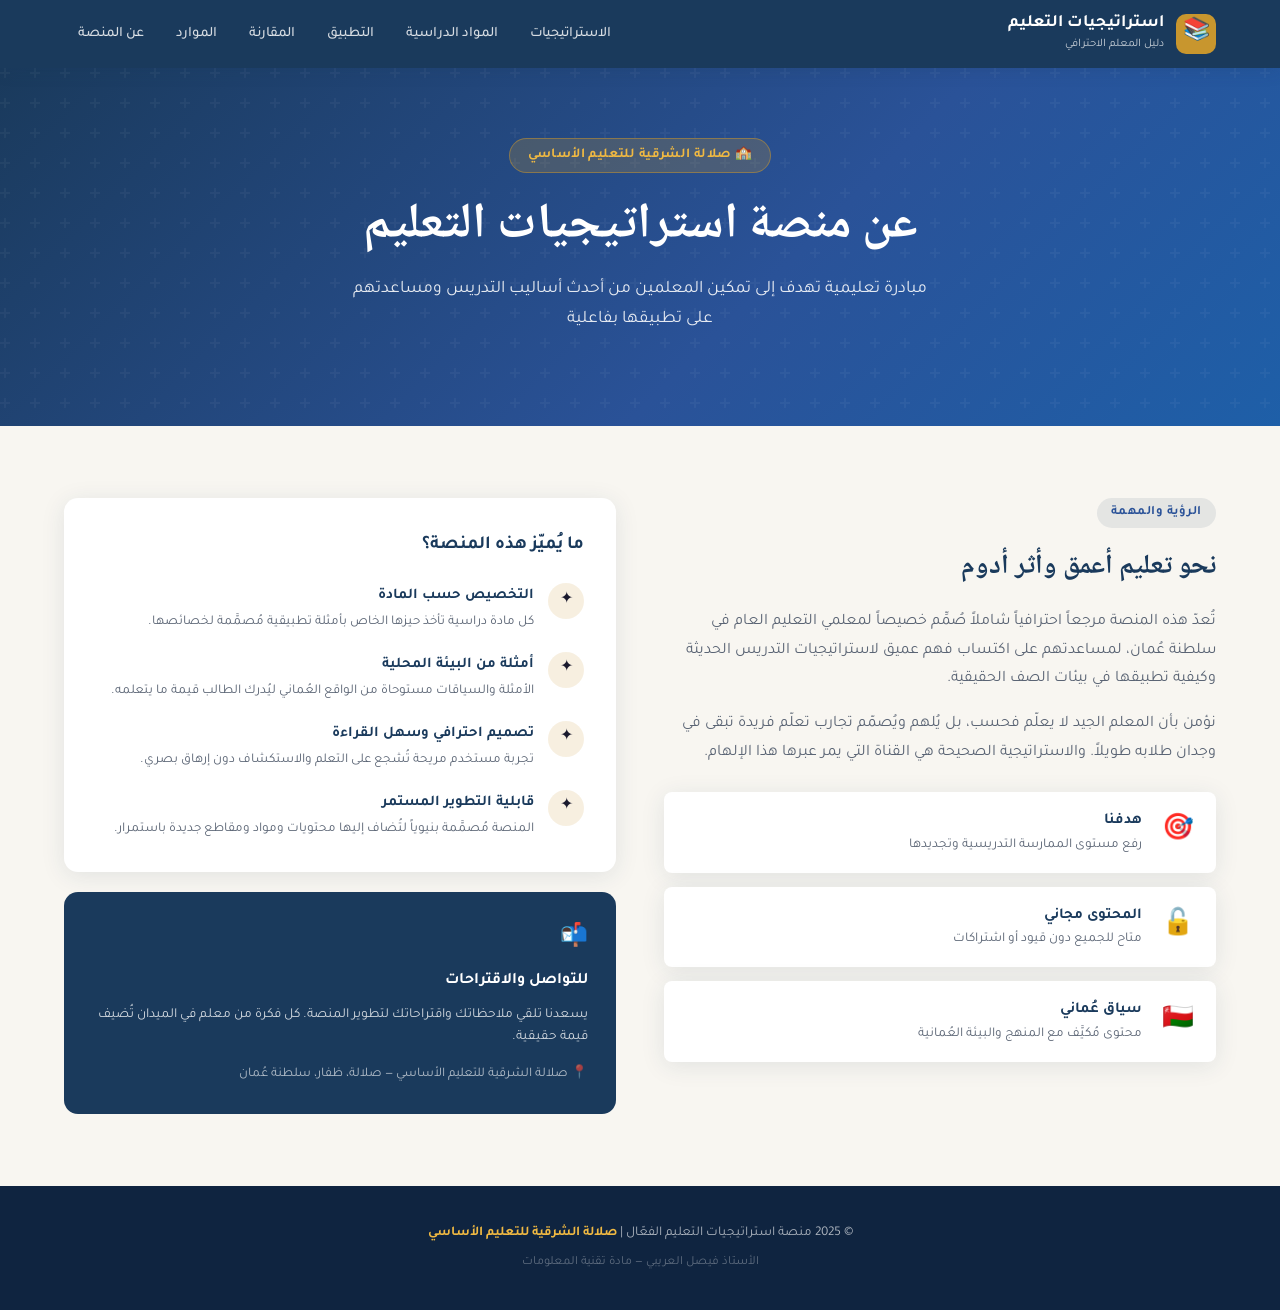
<file: pages/About.html>
<!DOCTYPE html>
<html lang="ar" dir="rtl">
<head>
  <meta charset="UTF-8">
  <meta name="viewport" content="width=device-width, initial-scale=1.0">
  <title>عن المنصة | استراتيجيات التعليم</title>
  <link rel="stylesheet" href="../css/style.css">
</head>
<body>

<header class="navbar">
  <div class="navbar-inner">
    <a href="../index.html" class="navbar-brand">
      <div class="brand-icon">📚</div>
      <div>
        <div class="brand-text">استراتيجيات التعليم</div>
        <div class="brand-sub">دليل المعلم الاحترافي</div>
      </div>
    </a>
    <button class="hamburger" id="hamburger">☰</button>
    <nav class="main-nav" id="mainNav">
      <a href="../index.html#strategies">الاستراتيجيات</a>
      <a href="../index.html#subjects">المواد الدراسية</a>
      <a href="../index.html#implementation">التطبيق</a>
      <a href="../index.html#comparison">المقارنة</a>
      <a href="../index.html#resources">الموارد</a>
      <a href="about.html" class="active">عن المنصة</a>
    </nav>
  </div>
</header>

<section class="hero" style="padding:70px 24px 55px;">
  <div class="hero-content">
    <div class="hero-badge">🏫 صلالة الشرقية للتعليم الأساسي</div>
    <h1>عن منصة استراتيجيات التعليم</h1>
    <p>مبادرة تعليمية تهدف إلى تمكين المعلمين من أحدث أساليب التدريس ومساعدتهم على تطبيقها بفاعلية</p>
  </div>
</section>

<section class="section">
  <div style="display:grid;grid-template-columns:1fr 1fr;gap:48px;align-items:start;" class="about-grid">
    
    <div>
      <div class="section-tag" style="margin-bottom:16px;">الرؤية والمهمة</div>
      <h2 style="font-size:1.7rem;font-weight:900;color:var(--primary);margin-bottom:18px;font-family:'Noto Naskh Arabic',serif;">نحو تعليم أعمق وأثر أدوم</h2>
      <p style="color:var(--text-muted);line-height:1.8;margin-bottom:16px;">تُعدّ هذه المنصة مرجعاً احترافياً شاملاً صُمِّم خصيصاً لمعلمي التعليم العام في سلطنة عُمان، لمساعدتهم على اكتساب فهم عميق لاستراتيجيات التدريس الحديثة وكيفية تطبيقها في بيئات الصف الحقيقية.</p>
      <p style="color:var(--text-muted);line-height:1.8;margin-bottom:24px;">نؤمن بأن المعلم الجيد لا يعلّم فحسب، بل يُلهم ويُصمّم تجارب تعلّم فريدة تبقى في وجدان طلابه طويلاً. والاستراتيجية الصحيحة هي القناة التي يمر عبرها هذا الإلهام.</p>

      <div style="display:flex;flex-direction:column;gap:14px;">
        <div style="display:flex;align-items:center;gap:14px;padding:16px;background:var(--white);border-radius:var(--radius-sm);box-shadow:var(--card-shadow);">
          <div style="font-size:1.6rem;width:44px;text-align:center;">🎯</div>
          <div>
            <div style="font-weight:700;color:var(--primary);font-size:0.95rem;">هدفنا</div>
            <div style="color:var(--text-muted);font-size:0.84rem;">رفع مستوى الممارسة التدريسية وتجديدها</div>
          </div>
        </div>
        <div style="display:flex;align-items:center;gap:14px;padding:16px;background:var(--white);border-radius:var(--radius-sm);box-shadow:var(--card-shadow);">
          <div style="font-size:1.6rem;width:44px;text-align:center;">🔓</div>
          <div>
            <div style="font-weight:700;color:var(--primary);font-size:0.95rem;">المحتوى مجاني</div>
            <div style="color:var(--text-muted);font-size:0.84rem;">متاح للجميع دون قيود أو اشتراكات</div>
          </div>
        </div>
        <div style="display:flex;align-items:center;gap:14px;padding:16px;background:var(--white);border-radius:var(--radius-sm);box-shadow:var(--card-shadow);">
          <div style="font-size:1.6rem;width:44px;text-align:center;">🇴🇲</div>
          <div>
            <div style="font-weight:700;color:var(--primary);font-size:0.95rem;">سياق عُماني</div>
            <div style="color:var(--text-muted);font-size:0.84rem;">محتوى مُكيَّف مع المنهج والبيئة العُمانية</div>
          </div>
        </div>
      </div>
    </div>

    <div>
      <div style="background:var(--white);border-radius:var(--radius);padding:32px;box-shadow:var(--card-shadow);">
        <h3 style="color:var(--primary);font-weight:700;font-size:1.15rem;margin-bottom:22px;">ما يُميّز هذه المنصة؟</h3>
        <div style="display:flex;flex-direction:column;gap:18px;">
          <div style="display:flex;gap:14px;">
            <div style="width:36px;height:36px;border-radius:50%;background:rgba(200,150,46,0.15);display:flex;align-items:center;justify-content:center;font-size:1rem;flex-shrink:0;">✦</div>
            <div>
              <div style="font-weight:700;color:var(--primary);margin-bottom:4px;font-size:0.93rem;">التخصيص حسب المادة</div>
              <div style="color:var(--text-muted);font-size:0.84rem;line-height:1.6;">كل مادة دراسية تأخذ حيزها الخاص بأمثلة تطبيقية مُصمَّمة لخصائصها.</div>
            </div>
          </div>
          <div style="display:flex;gap:14px;">
            <div style="width:36px;height:36px;border-radius:50%;background:rgba(200,150,46,0.15);display:flex;align-items:center;justify-content:center;font-size:1rem;flex-shrink:0;">✦</div>
            <div>
              <div style="font-weight:700;color:var(--primary);margin-bottom:4px;font-size:0.93rem;">أمثلة من البيئة المحلية</div>
              <div style="color:var(--text-muted);font-size:0.84rem;line-height:1.6;">الأمثلة والسياقات مستوحاة من الواقع العُماني ليُدرك الطالب قيمة ما يتعلمه.</div>
            </div>
          </div>
          <div style="display:flex;gap:14px;">
            <div style="width:36px;height:36px;border-radius:50%;background:rgba(200,150,46,0.15);display:flex;align-items:center;justify-content:center;font-size:1rem;flex-shrink:0;">✦</div>
            <div>
              <div style="font-weight:700;color:var(--primary);margin-bottom:4px;font-size:0.93rem;">تصميم احترافي وسهل القراءة</div>
              <div style="color:var(--text-muted);font-size:0.84rem;line-height:1.6;">تجربة مستخدم مريحة تُشجع على التعلم والاستكشاف دون إرهاق بصري.</div>
            </div>
          </div>
          <div style="display:flex;gap:14px;">
            <div style="width:36px;height:36px;border-radius:50%;background:rgba(200,150,46,0.15);display:flex;align-items:center;justify-content:center;font-size:1rem;flex-shrink:0;">✦</div>
            <div>
              <div style="font-weight:700;color:var(--primary);margin-bottom:4px;font-size:0.93rem;">قابلية التطوير المستمر</div>
              <div style="color:var(--text-muted);font-size:0.84rem;line-height:1.6;">المنصة مُصمَّمة بنيوياً لتُضاف إليها محتويات ومواد ومقاطع جديدة باستمرار.</div>
            </div>
          </div>
        </div>
      </div>

      <div style="margin-top:20px;background:var(--primary);border-radius:var(--radius);padding:28px;color:var(--white);">
        <div style="font-size:1.4rem;margin-bottom:10px;">📬</div>
        <h4 style="font-weight:700;margin-bottom:8px;">للتواصل والاقتراحات</h4>
        <p style="opacity:0.8;font-size:0.86rem;line-height:1.65;">يسعدنا تلقي ملاحظاتك واقتراحاتك لتطوير المنصة. كل فكرة من معلم في الميدان تُضيف قيمة حقيقية.</p>
        <div style="margin-top:14px;font-size:0.83rem;opacity:0.65;">📍 صلالة الشرقية للتعليم الأساسي — صلالة، ظفار، سلطنة عُمان</div>
      </div>
    </div>

  </div>
</section>

<footer>
  <p>© 2025 منصة استراتيجيات التعليم الفعّال | <strong>صلالة الشرقية للتعليم الأساسي</strong></p>
  <p style="margin-top:8px;font-size:0.78rem;opacity:0.5;">الأستاذ فيصل العريبي — مادة تقنية المعلومات</p>
</footer>

<script src="../js/main.js"></script>
<style>
  @media(max-width:768px){.about-grid{grid-template-columns:1fr!important;}}
</style>
</body>
</html>
</file>
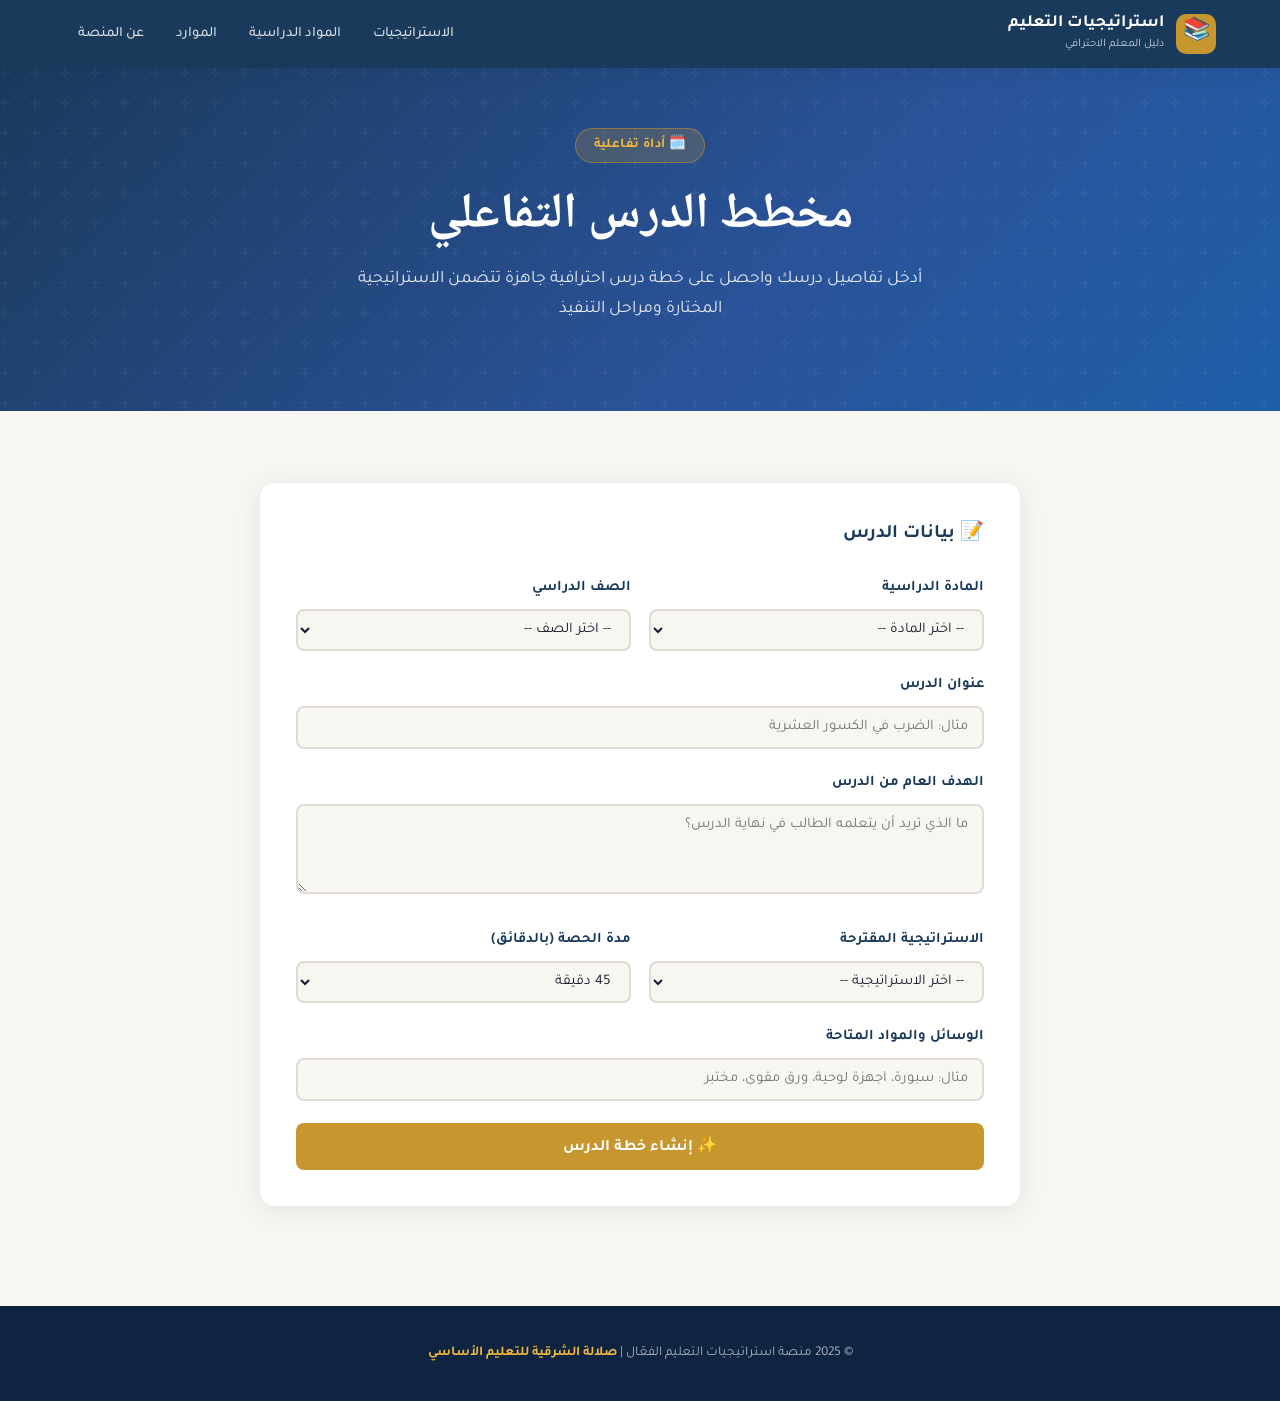
<file: pages/Planner.html>
<!DOCTYPE html>
<html lang="ar" dir="rtl">
<head>
  <meta charset="UTF-8">
  <meta name="viewport" content="width=device-width, initial-scale=1.0">
  <title>مخطط الدرس | استراتيجيات التعليم</title>
  <link rel="stylesheet" href="../css/style.css">
  <style>
    .planner-form { background:var(--white);border-radius:var(--radius);padding:36px;box-shadow:var(--card-shadow);max-width:760px;margin:auto; }
    .form-group { margin-bottom:22px; }
    label { display:block;font-weight:700;color:var(--primary);margin-bottom:8px;font-size:0.92rem; }
    input,select,textarea {
      width:100%;padding:11px 14px;border:2px solid #e0dbd2;border-radius:var(--radius-sm);
      font-family:'Tajawal',sans-serif;font-size:0.92rem;color:var(--text);
      background:var(--surface);transition:border-color 0.2s;
    }
    input:focus,select:focus,textarea:focus { outline:none;border-color:var(--accent); }
    textarea { resize:vertical;min-height:90px; }
    .form-row { display:grid;grid-template-columns:1fr 1fr;gap:18px; }
    .output-section { max-width:760px;margin:28px auto 0; }
    .plan-output { background:var(--white);border-radius:var(--radius);padding:36px;box-shadow:var(--card-shadow);display:none; }
    .plan-output h3 { color:var(--primary);font-size:1.3rem;font-weight:900;margin-bottom:20px;padding-bottom:12px;border-bottom:2px solid var(--accent);font-family:'Noto Naskh Arabic',serif; }
    .plan-row { display:flex;gap:10px;padding:10px 0;border-bottom:1px solid #f0ece3;font-size:0.9rem; }
    .plan-row .plan-label { font-weight:700;color:var(--primary-light);min-width:140px; }
    .plan-row .plan-val { color:var(--text);flex:1;line-height:1.6; }
    .phase { background:#faf8f4;border-right:3px solid var(--accent);border-radius:0 var(--radius-sm) var(--radius-sm) 0;padding:14px 18px;margin:10px 0; }
    .phase .phase-title { font-weight:700;color:var(--primary);margin-bottom:4px; }
    .phase .phase-time { color:var(--accent);font-size:0.82rem;font-weight:700; }
    @media(max-width:600px){.form-row{grid-template-columns:1fr;}}
  </style>
</head>
<body>

<header class="navbar">
  <div class="navbar-inner">
    <a href="../index.html" class="navbar-brand">
      <div class="brand-icon">📚</div>
      <div>
        <div class="brand-text">استراتيجيات التعليم</div>
        <div class="brand-sub">دليل المعلم الاحترافي</div>
      </div>
    </a>
    <button class="hamburger" id="hamburger">☰</button>
    <nav class="main-nav" id="mainNav">
      <a href="../index.html#strategies">الاستراتيجيات</a>
      <a href="../index.html#subjects">المواد الدراسية</a>
      <a href="../index.html#resources">الموارد</a>
      <a href="about.html">عن المنصة</a>
    </nav>
  </div>
</header>

<section class="hero" style="padding:60px 24px 50px;">
  <div class="hero-content">
    <div class="hero-badge">🗓️ أداة تفاعلية</div>
    <h1>مخطط الدرس التفاعلي</h1>
    <p>أدخل تفاصيل درسك واحصل على خطة درس احترافية جاهزة تتضمن الاستراتيجية المختارة ومراحل التنفيذ</p>
  </div>
</section>

<div class="section">
  <div class="planner-form">
    <h2 style="color:var(--primary);font-size:1.2rem;font-weight:700;margin-bottom:24px;">📝 بيانات الدرس</h2>
    
    <div class="form-row">
      <div class="form-group">
        <label>المادة الدراسية</label>
        <select id="subject">
          <option value="">-- اختر المادة --</option>
          <option>اللغة العربية</option>
          <option>اللغة الإنجليزية</option>
          <option>الرياضيات</option>
          <option>التربية الإسلامية</option>
          <option>العلوم</option>
          <option>الأحياء</option>
          <option>الكيمياء</option>
          <option>الفيزياء</option>
          <option>تقنية المعلومات</option>
        </select>
      </div>
      <div class="form-group">
        <label>الصف الدراسي</label>
        <select id="grade">
          <option value="">-- اختر الصف --</option>
          <option>الصف الخامس</option>
          <option>الصف السادس</option>
          <option>الصف السابع</option>
          <option>الصف الثامن</option>
          <option>الصف التاسع</option>
          <option>الصف العاشر</option>
          <option>الصف الحادي عشر</option>
          <option>الصف الثاني عشر</option>
        </select>
      </div>
    </div>

    <div class="form-group">
      <label>عنوان الدرس</label>
      <input type="text" id="lessonTitle" placeholder="مثال: الضرب في الكسور العشرية">
    </div>

    <div class="form-group">
      <label>الهدف العام من الدرس</label>
      <textarea id="goal" placeholder="ما الذي تريد أن يتعلمه الطالب في نهاية الدرس؟"></textarea>
    </div>

    <div class="form-row">
      <div class="form-group">
        <label>الاستراتيجية المقترحة</label>
        <select id="strategy">
          <option value="">-- اختر الاستراتيجية --</option>
          <option>التعلم التعاوني</option>
          <option>حل المشكلات</option>
          <option>التعلم بالمشاريع</option>
          <option>لعب الأدوار</option>
          <option>الاستقصاء والبحث</option>
          <option>الفصل المقلوب</option>
          <option>العصف الذهني</option>
          <option>الخرائط المفاهيمية</option>
          <option>التعلم القائم على المهمة</option>
          <option>دراسة الحالة</option>
        </select>
      </div>
      <div class="form-group">
        <label>مدة الحصة (بالدقائق)</label>
        <select id="duration">
          <option value="40">40 دقيقة</option>
          <option value="45" selected>45 دقيقة</option>
          <option value="50">50 دقيقة</option>
          <option value="60">60 دقيقة</option>
          <option value="90">90 دقيقة</option>
        </select>
      </div>
    </div>

    <div class="form-group">
      <label>الوسائل والمواد المتاحة</label>
      <input type="text" id="materials" placeholder="مثال: سبورة، أجهزة لوحية، ورق مقوى، مختبر">
    </div>

    <button class="btn btn-primary" style="width:100%;justify-content:center;font-size:1rem;" onclick="generatePlan()">
      ✨ إنشاء خطة الدرس
    </button>
  </div>

  <div class="output-section">
    <div class="plan-output" id="planOutput">
      <h3>📋 خطة الدرس المُولَّدة</h3>
      <div id="planContent"></div>
      <div style="margin-top:24px;text-align:center;">
        <button class="btn btn-primary" onclick="window.print()">🖨️ طباعة الخطة</button>
      </div>
    </div>
  </div>
</div>

<footer>
  <p>© 2025 منصة استراتيجيات التعليم الفعّال | <strong>صلالة الشرقية للتعليم الأساسي</strong></p>
</footer>

<script src="../js/main.js"></script>
<script>
function generatePlan() {
  const subject = document.getElementById('subject').value;
  const grade = document.getElementById('grade').value;
  const title = document.getElementById('lessonTitle').value;
  const goal = document.getElementById('goal').value;
  const strategy = document.getElementById('strategy').value;
  const duration = parseInt(document.getElementById('duration').value);
  const materials = document.getElementById('materials').value;

  if (!subject || !grade || !title || !strategy) {
    alert('يرجى ملء الحقول الأساسية: المادة، الصف، عنوان الدرس، والاستراتيجية.');
    return;
  }

  const intro = Math.round(duration * 0.15);
  const main1 = Math.round(duration * 0.25);
  const main2 = Math.round(duration * 0.35);
  const closure = duration - intro - main1 - main2;

  const phaseMap = {
    'التعلم التعاوني': [
      { title: 'التمهيد وتقسيم المجموعات', desc: `تقديم موضوع "${title}" وتقسيم الطلاب إلى مجموعات من 4-5، وتوزيع الأدوار.` },
      { title: 'النشاط الجماعي', desc: 'كل مجموعة تعمل على المهمة المحددة بالتعاون مع الرجوع للمصادر.' },
      { title: 'العرض والمناقشة', desc: 'عرض كل مجموعة لنتائجها وتبادل التغذية الراجعة.' }
    ],
    'حل المشكلات': [
      { title: 'طرح المشكلة', desc: `تقديم مشكلة حقيقية متعلقة بـ"${title}" تستفز تفكير الطلاب.` },
      { title: 'التحليل والفرضيات', desc: 'الطلاب يُحللون المشكلة ويضعون فرضيات حل.' },
      { title: 'التطبيق والتحقق', desc: 'تطبيق الحلول والتحقق من صحتها ومناقشة النتائج.' }
    ],
    'default': [
      { title: 'الاستكشاف والتنشيط', desc: `ربط "${title}" بالمعرفة السابقة وإثارة الفضول.` },
      { title: 'التنفيذ والبناء', desc: `تطبيق استراتيجية "${strategy}" على محتوى الدرس.` },
      { title: 'التعمّق والتمييز', desc: 'معالجة الأفكار المعقدة وتعزيز الفهم العميق.' }
    ]
  };

  const phases = phaseMap[strategy] || phaseMap['default'];

  const html = `
    <div class="plan-row"><div class="plan-label">المادة</div><div class="plan-val">${subject} — ${grade}</div></div>
    <div class="plan-row"><div class="plan-label">عنوان الدرس</div><div class="plan-val">${title}</div></div>
    <div class="plan-row"><div class="plan-label">الهدف العام</div><div class="plan-val">${goal || 'يُحدد لاحقاً'}</div></div>
    <div class="plan-row"><div class="plan-label">الاستراتيجية</div><div class="plan-val"><strong>${strategy}</strong></div></div>
    <div class="plan-row"><div class="plan-label">المدة الكلية</div><div class="plan-val">${duration} دقيقة</div></div>
    <div class="plan-row"><div class="plan-label">الوسائل</div><div class="plan-val">${materials || 'تُحدد حسب توافر الموارد'}</div></div>

    <div style="margin-top:24px;">
      <div style="font-weight:700;color:var(--primary);margin-bottom:14px;font-size:1rem;">📌 مراحل تنفيذ الدرس</div>
      <div class="phase">
        <div class="phase-title">🔔 مرحلة التمهيد والتهيئة</div>
        <div class="phase-time">⏱ ${intro} دقيقة</div>
        <p style="font-size:0.85rem;color:var(--text-muted);margin-top:6px;">استثارة اهتمام الطلاب بسؤال محفّز أو موقف من الحياة اليومية يرتبط بموضوع "${title}".</p>
      </div>
      <div class="phase">
        <div class="phase-title">🚀 ${phases[0].title}</div>
        <div class="phase-time">⏱ ${main1} دقيقة</div>
        <p style="font-size:0.85rem;color:var(--text-muted);margin-top:6px;">${phases[0].desc}</p>
      </div>
      <div class="phase">
        <div class="phase-title">⚡ ${phases[1].title}</div>
        <div class="phase-time">⏱ ${main2} دقيقة</div>
        <p style="font-size:0.85rem;color:var(--text-muted);margin-top:6px;">${phases[1].desc}</p>
      </div>
      <div class="phase">
        <div class="phase-title">🏁 الإغلاق والتقييم الختامي</div>
        <div class="phase-time">⏱ ${closure} دقيقة</div>
        <p style="font-size:0.85rem;color:var(--text-muted);margin-top:6px;">تلخيص الطلاب لأهم ما تعلموه، وتقييم قصير (بطاقة خروج أو سؤال تفكير)، وتوجيه للواجب.</p>
      </div>
    </div>

    <div style="margin-top:20px;padding:16px;background:rgba(200,150,46,0.08);border-radius:var(--radius-sm);border:1px dashed var(--accent);">
      <div style="font-weight:700;color:var(--primary);margin-bottom:8px;">📊 التقييم المقترح</div>
      <p style="font-size:0.85rem;color:var(--text-muted);">ملاحظة أداء الطلاب أثناء التطبيق + بطاقة خروج (سؤال واحد يُجيب عنه الطالب قبل مغادرة الصف) + متابعة الواجب في الحصة القادمة.</p>
    </div>
  `;

  document.getElementById('planContent').innerHTML = html;
  document.getElementById('planOutput').style.display = 'block';
  document.getElementById('planOutput').scrollIntoView({ behavior: 'smooth' });
}
</script>
</body>
</html>
</file>
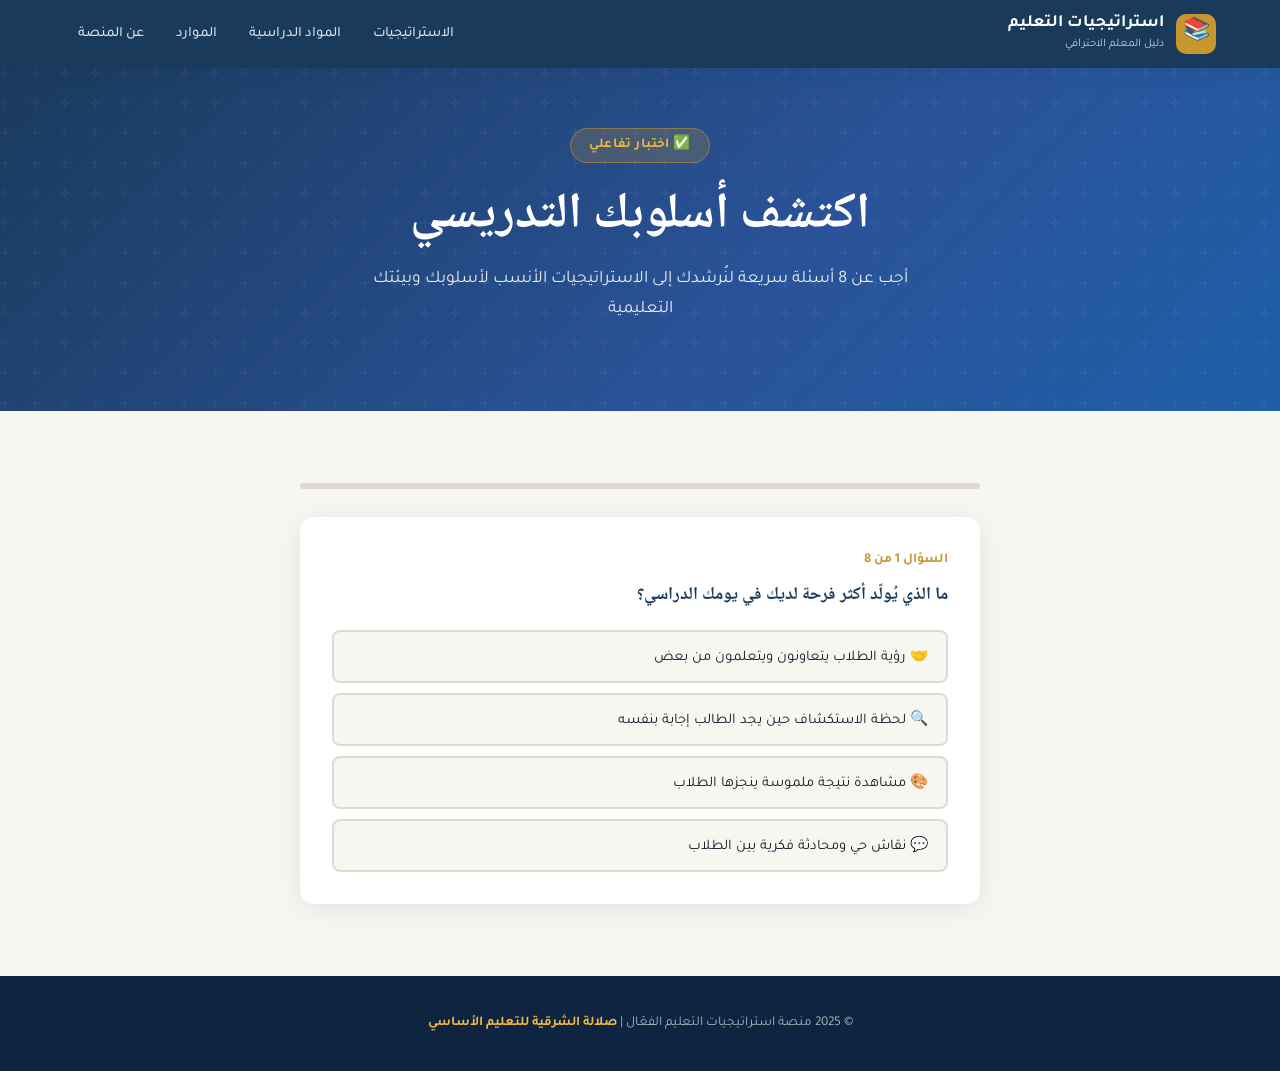
<file: pages/Quiz.html>
<!DOCTYPE html>
<html lang="ar" dir="rtl">
<head>
  <meta charset="UTF-8">
  <meta name="viewport" content="width=device-width, initial-scale=1.0">
  <title>اكتشف أسلوبك | استراتيجيات التعليم</title>
  <link rel="stylesheet" href="../css/style.css">
  <style>
    .quiz-wrap { max-width:680px;margin:auto; }
    .question-card { background:var(--white);border-radius:var(--radius);padding:32px;box-shadow:var(--card-shadow);display:none; }
    .question-card.active { display:block;animation:fadeIn 0.35s ease; }
    @keyframes fadeIn{from{opacity:0;transform:translateY(12px);}to{opacity:1;transform:translateY(0);}}
    .question-num { color:var(--accent);font-weight:700;font-size:0.85rem;margin-bottom:10px; }
    .question-text { font-size:1.1rem;font-weight:700;color:var(--primary);margin-bottom:22px;line-height:1.5;font-family:'Noto Naskh Arabic',serif; }
    .options { display:flex;flex-direction:column;gap:10px; }
    .option-btn {
      padding:14px 18px;border:2px solid #e0dbd2;border-radius:var(--radius-sm);
      background:var(--surface);text-align:right;cursor:pointer;
      font-family:'Tajawal',sans-serif;font-size:0.92rem;color:var(--text);
      transition:all 0.18s;
    }
    .option-btn:hover { border-color:var(--accent);background:#faf3e8; }
    .option-btn.selected { border-color:var(--primary);background:rgba(26,58,92,0.06);color:var(--primary);font-weight:700; }
    .progress-bar { height:6px;background:#e0dbd2;border-radius:99px;margin-bottom:28px;overflow:hidden; }
    .progress-fill { height:100%;background:var(--accent);border-radius:99px;transition:width 0.4s ease; }
    .result-card { background:var(--white);border-radius:var(--radius);padding:36px;box-shadow:var(--card-shadow);text-align:center;display:none; }
    .result-icon { font-size:3.5rem;margin-bottom:16px; }
    .result-title { font-size:1.5rem;font-weight:900;color:var(--primary);margin-bottom:12px;font-family:'Noto Naskh Arabic',serif; }
    .result-desc { color:var(--text-muted);font-size:0.92rem;line-height:1.75;margin-bottom:24px; }
    .strategies-recs { display:flex;flex-direction:column;gap:10px;text-align:right;margin-bottom:24px; }
    .rec-item { padding:12px 16px;background:rgba(200,150,46,0.08);border-right:3px solid var(--accent);border-radius:0 var(--radius-sm) var(--radius-sm) 0;font-size:0.88rem;color:var(--primary); }
  </style>
</head>
<body>

<header class="navbar">
  <div class="navbar-inner">
    <a href="../index.html" class="navbar-brand">
      <div class="brand-icon">📚</div>
      <div>
        <div class="brand-text">استراتيجيات التعليم</div>
        <div class="brand-sub">دليل المعلم الاحترافي</div>
      </div>
    </a>
    <nav class="main-nav" id="mainNav">
      <a href="../index.html#strategies">الاستراتيجيات</a>
      <a href="../index.html#subjects">المواد الدراسية</a>
      <a href="../index.html#resources">الموارد</a>
      <a href="about.html">عن المنصة</a>
    </nav>
  </div>
</header>

<section class="hero" style="padding:60px 24px 50px;">
  <div class="hero-content">
    <div class="hero-badge">✅ اختبار تفاعلي</div>
    <h1>اكتشف أسلوبك التدريسي</h1>
    <p>أجب عن 8 أسئلة سريعة لنُرشدك إلى الاستراتيجيات الأنسب لأسلوبك وبيئتك التعليمية</p>
  </div>
</section>

<div class="section">
  <div class="quiz-wrap">
    <div class="progress-bar">
      <div class="progress-fill" id="progressFill" style="width:0%"></div>
    </div>

    <div id="q1" class="question-card active">
      <div class="question-num">السؤال 1 من 8</div>
      <div class="question-text">ما الذي يُولّد أكثر فرحة لديك في يومك الدراسي؟</div>
      <div class="options">
        <button class="option-btn" onclick="answer(1,'C')">🤝 رؤية الطلاب يتعاونون ويتعلمون من بعض</button>
        <button class="option-btn" onclick="answer(1,'I')">🔍 لحظة الاستكشاف حين يجد الطالب إجابة بنفسه</button>
        <button class="option-btn" onclick="answer(1,'P')">🎨 مشاهدة نتيجة ملموسة ينجزها الطلاب</button>
        <button class="option-btn" onclick="answer(1,'D')">💬 نقاش حي ومحادثة فكرية بين الطلاب</button>
      </div>
    </div>

    <div id="q2" class="question-card">
      <div class="question-num">السؤال 2 من 8</div>
      <div class="question-text">حين تشرح مفهوماً جديداً، ما الطريقة التي تُفضّلها أكثر؟</div>
      <div class="options">
        <button class="option-btn" onclick="answer(2,'V')">📊 رسم تخطيطي أو خريطة ذهنية</button>
        <button class="option-btn" onclick="answer(2,'S')">📖 قصة أو مثال من الحياة</button>
        <button class="option-btn" onclick="answer(2,'E')">⚗️ تجربة أو نشاط مباشر</button>
        <button class="option-btn" onclick="answer(2,'L')">🗣️ شرح منطقي خطوة بخطوة</button>
      </div>
    </div>

    <div id="q3" class="question-card">
      <div class="question-num">السؤال 3 من 8</div>
      <div class="question-text">ما الذي يُقلقك أكثر حين تُخطط لدرس جديد؟</div>
      <div class="options">
        <button class="option-btn" onclick="answer(3,'M')">⏱️ الوقت وتغطية المحتوى كاملاً</button>
        <button class="option-btn" onclick="answer(3,'E')">🎯 مدى تحقيق الهدف التعليمي فعلاً</button>
        <button class="option-btn" onclick="answer(3,'S')">🤩 مستوى التفاعل والمشاركة</button>
        <button class="option-btn" onclick="answer(3,'D')">👥 الفروق الفردية بين الطلاب</button>
      </div>
    </div>

    <div id="q4" class="question-card">
      <div class="question-num">السؤال 4 من 8</div>
      <div class="question-text">كيف تصف بيئة الصف المثالية بالنسبة لك؟</div>
      <div class="options">
        <button class="option-btn" onclick="answer(4,'C')">🔄 ديناميكية ومتحركة مع أنشطة متنوعة</button>
        <button class="option-btn" onclick="answer(4,'Q')">🧘 هادئة ومنظمة تُعزز التفكير العميق</button>
        <button class="option-btn" onclick="answer(4,'F')">😄 ممتعة ومرنة تُشجع الإبداع والخيال</button>
        <button class="option-btn" onclick="answer(4,'R')">🔬 عملية وحقيقية مربوطة بمهام واقعية</button>
      </div>
    </div>

    <div id="q5" class="question-card">
      <div class="question-num">السؤال 5 من 8</div>
      <div class="question-text">ما الأثر الذي تريد أن يبقى في الطالب بعد 10 سنوات؟</div>
      <div class="options">
        <button class="option-btn" onclick="answer(5,'T')">🧠 مهارة التفكير الناقد وحل المشكلات</button>
        <button class="option-btn" onclick="answer(5,'V')">💎 قيم الإيجابية والمسؤولية</button>
        <button class="option-btn" onclick="answer(5,'K')">📚 معرفة راسخة ومحبة دائمة للتعلم</button>
        <button class="option-btn" onclick="answer(5,'C')">🤝 مهارات التعاون والتواصل الإنساني</button>
      </div>
    </div>

    <div id="q6" class="question-card">
      <div class="question-num">السؤال 6 من 8</div>
      <div class="question-text">ما الذي تُقيّمه عادةً أكثر في عمل الطالب؟</div>
      <div class="options">
        <button class="option-btn" onclick="answer(6,'P')">🌟 جودة التفكير والعملية لا النتيجة فحسب</button>
        <button class="option-btn" onclick="answer(6,'R')">✅ دقة الإجابات والالتزام بالتعليمات</button>
        <button class="option-btn" onclick="answer(6,'C')">🎨 الإبداع والجرأة في الطرح</button>
        <button class="option-btn" onclick="answer(6,'T')">📈 التحسن والتطور مع الوقت</button>
      </div>
    </div>

    <div id="q7" class="question-card">
      <div class="question-num">السؤال 7 من 8</div>
      <div class="question-text">ما التحدي الأكبر الذي تواجهه في الصف؟</div>
      <div class="options">
        <button class="option-btn" onclick="answer(7,'M')">😴 الطلاب غير المهتمين أو المشتتين</button>
        <button class="option-btn" onclick="answer(7,'D')">🏃 التفاوت الكبير في مستويات الطلاب</button>
        <button class="option-btn" onclick="answer(7,'T')">⏳ ضيق الوقت أمام المحتوى الكثير</button>
        <button class="option-btn" onclick="answer(7,'R')">📋 صعوبة التقييم الحقيقي للفهم</button>
      </div>
    </div>

    <div id="q8" class="question-card">
      <div class="question-num">السؤال 8 من 8</div>
      <div class="question-text">أي من هذه الجمل يصف دورك كمعلم بشكل أفضل؟</div>
      <div class="options">
        <button class="option-btn" onclick="answer(8,'G')">🗺️ مرشد يُيسّر رحلة اكتشاف الطالب</button>
        <button class="option-btn" onclick="answer(8,'X')">💡 ناقل خبرة ومعرفة بطريقة احترافية</button>
        <button class="option-btn" onclick="answer(8,'D')">🎭 مصمم تجارب تعليمية مبتكرة</button>
        <button class="option-btn" onclick="answer(8,'M')">🤲 معلم ومربٍّ يهتم بالطالب كإنسان كامل</button>
      </div>
    </div>

    <div class="result-card" id="resultCard">
      <div class="result-icon" id="resultIcon"></div>
      <div class="result-title" id="resultTitle"></div>
      <div class="result-desc" id="resultDesc"></div>
      <div class="strategies-recs" id="resultRecs"></div>
      <a href="../index.html#strategies" class="btn btn-primary" style="display:inline-flex;">🔍 استكشف الاستراتيجيات</a>
      <button class="btn btn-outline" style="color:var(--primary);border-color:var(--primary);margin-right:10px;" onclick="restartQuiz()">🔄 إعادة الاختبار</button>
    </div>
  </div>
</div>

<footer>
  <p>© 2025 منصة استراتيجيات التعليم الفعّال | <strong>صلالة الشرقية للتعليم الأساسي</strong></p>
</footer>

<script src="../js/main.js"></script>
<script>
let answers = {};
let current = 1;
const total = 8;

function answer(q, val) {
  answers[q] = val;
  const currentCard = document.getElementById('q' + q);
  currentCard.querySelectorAll('.option-btn').forEach(b => b.classList.remove('selected'));
  event.target.classList.add('selected');

  setTimeout(() => {
    if (q < total) {
      currentCard.classList.remove('active');
      current = q + 1;
      document.getElementById('q' + current).classList.add('active');
      document.getElementById('progressFill').style.width = ((current-1) / total * 100) + '%';
    } else {
      document.getElementById('progressFill').style.width = '100%';
      currentCard.classList.remove('active');
      showResult();
    }
  }, 300);
}

function showResult() {
  const profiles = [
    {
      icon: '🤝',
      title: 'المعلم التعاوني الاجتماعي',
      desc: 'تؤمن بأن التعلم تجربة اجتماعية بامتياز. تزدهر في بيئات يتفاعل فيها الطلاب ويتعلمون من بعضهم. أنت المعلم الذي يخلق مجتمعاً صفياً حقيقياً.',
      recs: ['✦ التعلم التعاوني والعمل الجماعي', '✦ المناقشة الصفية والحوار المنظم', '✦ التعلم بالأقران (Peer Learning)', '✦ مشاريع المجموعات الممتدة']
    },
    {
      icon: '🔍',
      title: 'المعلم الاستقصائي الباحث',
      desc: 'تعشق لحظة الاكتشاف وتؤمن بأن الطالب يجب أن يبني معرفته بيده. أنت المعلم الذي يطرح الأسئلة لا الإجابات ويُلهم التساؤل.',
      recs: ['✦ التعلم الاستقصائي (5E)', '✦ التجريب والملاحظة العلمية', '✦ دراسة الحالة والتحليل', '✦ التعلم القائم على المشكلات']
    },
    {
      icon: '🎨',
      title: 'المعلم المصمم الإبداعي',
      desc: 'تُصمّم تجارب تعلّم لا تُنسى. تفكر في الدرس كمشروع إبداعي يجمع الفن والعلم والترفيه في خدمة التعلم.',
      recs: ['✦ التعلم القائم على المشاريع', '✦ لعب الأدوار والمحاكاة', '✦ التعلم بالألعاب (Gamification)', '✦ الفصل المقلوب والتعلم الرقمي']
    },
    {
      icon: '🗺️',
      title: 'المعلم المرشد والموجّه',
      desc: 'دورك الأساسي توجيه الطالب نحو اكتشاف ذاته ومعرفته. تُصمّم مسارات التعلم وتترك للطالب حرية المسير بداخلها.',
      recs: ['✦ التعلم المتمايز وفق الفروق الفردية', '✦ الخرائط المفاهيمية', '✦ التعلم الذاتي الموجّه', '✦ محافظ الطالب التأملية']
    }
  ];

  const idx = Math.floor(Math.random() * profiles.length);
  const p = profiles[idx];

  document.getElementById('resultIcon').textContent = p.icon;
  document.getElementById('resultTitle').textContent = p.title;
  document.getElementById('resultDesc').textContent = p.desc;
  document.getElementById('resultRecs').innerHTML = p.recs.map(r => `<div class="rec-item">${r}</div>`).join('');
  document.getElementById('resultCard').style.display = 'block';
  document.getElementById('resultCard').scrollIntoView({ behavior: 'smooth' });
}

function restartQuiz() {
  answers = {};
  current = 1;
  document.getElementById('progressFill').style.width = '0%';
  document.getElementById('resultCard').style.display = 'none';
  document.querySelectorAll('.question-card').forEach(c => c.classList.remove('active'));
  document.getElementById('q1').classList.add('active');
  document.querySelectorAll('.option-btn').forEach(b => b.classList.remove('selected'));
  window.scrollTo({ top: 0, behavior: 'smooth' });
}
</script>
</body>
</html>
</file>
<file: css/style.css>
@import url('https://fonts.googleapis.com/css2?family=Tajawal:wght@300;400;500;700;900&family=Noto+Naskh+Arabic:wght@400;500;600;700&display=swap');

:root {
  --primary: #1a3a5c;
  --primary-light: #2a5298;
  --accent: #c8962e;
  --accent-light: #f0b942;
  --surface: #f8f6f1;
  --surface-dark: #eee9df;
  --text: #1a1a2e;
  --text-muted: #5a6474;
  --white: #ffffff;
  --success: #2d7a4f;
  --card-shadow: 0 4px 24px rgba(26,58,92,0.10);
  --radius: 14px;
  --radius-sm: 8px;
}

*, *::before, *::after { box-sizing: border-box; margin: 0; padding: 0; }

html { scroll-behavior: smooth; }

body {
  font-family: 'Tajawal', sans-serif;
  background: var(--surface);
  color: var(--text);
  direction: rtl;
  line-height: 1.7;
  font-size: 16px;
}

/* ===== NAVBAR ===== */
.navbar {
  background: var(--primary);
  position: sticky;
  top: 0;
  z-index: 1000;
  box-shadow: 0 2px 16px rgba(26,58,92,0.18);
}

.navbar-inner {
  max-width: 1200px;
  margin: auto;
  padding: 0 24px;
  display: flex;
  align-items: center;
  justify-content: space-between;
  height: 68px;
  gap: 20px;
}

.navbar-brand {
  display: flex;
  align-items: center;
  gap: 12px;
  text-decoration: none;
  color: var(--white);
}

.navbar-brand .brand-icon {
  width: 40px;
  height: 40px;
  background: var(--accent);
  border-radius: 10px;
  display: flex;
  align-items: center;
  justify-content: center;
  font-size: 22px;
}

.navbar-brand .brand-text {
  font-weight: 700;
  font-size: 1.08rem;
  line-height: 1.2;
}

.navbar-brand .brand-sub {
  font-size: 0.72rem;
  opacity: 0.75;
  font-weight: 400;
}

nav.main-nav {
  display: flex;
  align-items: center;
  gap: 4px;
}

nav.main-nav a {
  color: rgba(255,255,255,0.82);
  text-decoration: none;
  padding: 7px 14px;
  border-radius: var(--radius-sm);
  font-size: 0.9rem;
  font-weight: 500;
  transition: all 0.2s;
}

nav.main-nav a:hover,
nav.main-nav a.active {
  background: rgba(255,255,255,0.13);
  color: var(--white);
}

.hamburger {
  display: none;
  background: none;
  border: none;
  cursor: pointer;
  color: var(--white);
  font-size: 1.5rem;
  padding: 4px;
}

/* ===== HERO ===== */
.hero {
  background: linear-gradient(135deg, var(--primary) 0%, var(--primary-light) 60%, #1e5fa8 100%);
  color: var(--white);
  padding: 90px 24px 70px;
  text-align: center;
  position: relative;
  overflow: hidden;
}

.hero::before {
  content: '';
  position: absolute;
  inset: 0;
  background: url("data:image/svg+xml,%3Csvg width='60' height='60' viewBox='0 0 60 60' xmlns='http://www.w3.org/2000/svg'%3E%3Cg fill='none' fill-rule='evenodd'%3E%3Cg fill='%23ffffff' fill-opacity='0.04'%3E%3Cpath d='M36 34v-4h-2v4h-4v2h4v4h2v-4h4v-2h-4zm0-30V0h-2v4h-4v2h4v4h2V6h4V4h-4zM6 34v-4H4v4H0v2h4v4h2v-4h4v-2H6zM6 4V0H4v4H0v2h4v4h2V6h4V4H6z'/%3E%3C/g%3E%3C/g%3E%3C/svg%3E");
}

.hero-content { position: relative; max-width: 760px; margin: auto; }

.hero-badge {
  display: inline-block;
  background: rgba(200,150,46,0.22);
  border: 1px solid rgba(200,150,46,0.5);
  color: var(--accent-light);
  padding: 5px 18px;
  border-radius: 99px;
  font-size: 0.85rem;
  font-weight: 600;
  margin-bottom: 22px;
  letter-spacing: 0.03em;
}

.hero h1 {
  font-size: clamp(1.9rem, 4vw, 3.1rem);
  font-weight: 900;
  line-height: 1.25;
  margin-bottom: 18px;
  font-family: 'Noto Naskh Arabic', serif;
}

.hero p {
  font-size: 1.1rem;
  opacity: 0.88;
  max-width: 580px;
  margin: 0 auto 36px;
}

.hero-cta {
  display: flex;
  gap: 14px;
  justify-content: center;
  flex-wrap: wrap;
}

.btn {
  display: inline-flex;
  align-items: center;
  gap: 8px;
  padding: 12px 28px;
  border-radius: var(--radius-sm);
  font-family: 'Tajawal', sans-serif;
  font-weight: 700;
  font-size: 0.95rem;
  text-decoration: none;
  cursor: pointer;
  border: none;
  transition: all 0.22s;
}

.btn-primary {
  background: var(--accent);
  color: var(--white);
}

.btn-primary:hover {
  background: var(--accent-light);
  transform: translateY(-2px);
  box-shadow: 0 6px 20px rgba(200,150,46,0.35);
}

.btn-outline {
  background: transparent;
  border: 2px solid rgba(255,255,255,0.5);
  color: var(--white);
}

.btn-outline:hover {
  background: rgba(255,255,255,0.12);
  border-color: var(--white);
}

.hero-stats {
  display: flex;
  justify-content: center;
  gap: 48px;
  margin-top: 56px;
  padding-top: 36px;
  border-top: 1px solid rgba(255,255,255,0.15);
  flex-wrap: wrap;
}

.stat { text-align: center; }
.stat-num { font-size: 2rem; font-weight: 900; color: var(--accent-light); display: block; }
.stat-label { font-size: 0.85rem; opacity: 0.75; }

/* ===== SECTIONS ===== */
.section {
  padding: 72px 24px;
  max-width: 1200px;
  margin: auto;
}

.section-header {
  text-align: center;
  margin-bottom: 52px;
}

.section-tag {
  display: inline-block;
  background: rgba(26,58,92,0.09);
  color: var(--primary-light);
  padding: 4px 14px;
  border-radius: 99px;
  font-size: 0.8rem;
  font-weight: 700;
  letter-spacing: 0.04em;
  margin-bottom: 14px;
  text-transform: uppercase;
}

.section-header h2 {
  font-size: clamp(1.5rem, 3vw, 2.2rem);
  font-weight: 900;
  color: var(--primary);
  margin-bottom: 12px;
  font-family: 'Noto Naskh Arabic', serif;
}

.section-header p {
  color: var(--text-muted);
  max-width: 580px;
  margin: auto;
  font-size: 1rem;
}

/* ===== STRATEGY TYPES GRID ===== */
.strategies-grid {
  display: grid;
  grid-template-columns: repeat(auto-fit, minmax(260px, 1fr));
  gap: 22px;
}

.strategy-card {
  background: var(--white);
  border-radius: var(--radius);
  padding: 28px 24px;
  box-shadow: var(--card-shadow);
  border-top: 4px solid var(--accent);
  transition: all 0.25s;
  position: relative;
  overflow: hidden;
}

.strategy-card::after {
  content: '';
  position: absolute;
  bottom: -30px;
  left: -30px;
  width: 100px;
  height: 100px;
  border-radius: 50%;
  background: rgba(200,150,46,0.06);
}

.strategy-card:hover {
  transform: translateY(-4px);
  box-shadow: 0 10px 36px rgba(26,58,92,0.14);
}

.strategy-card .card-icon {
  width: 52px;
  height: 52px;
  border-radius: 12px;
  background: linear-gradient(135deg, var(--primary), var(--primary-light));
  display: flex;
  align-items: center;
  justify-content: center;
  font-size: 24px;
  margin-bottom: 16px;
}

.strategy-card h3 {
  font-size: 1.1rem;
  font-weight: 700;
  color: var(--primary);
  margin-bottom: 8px;
}

.strategy-card p {
  font-size: 0.88rem;
  color: var(--text-muted);
  line-height: 1.65;
}

/* ===== SUBJECT TABS ===== */
.subjects-section {
  background: linear-gradient(180deg, #f0ece3 0%, var(--surface) 100%);
  padding: 72px 0;
}

.subjects-section .section { padding-top: 0; }

.tabs-wrapper {
  overflow-x: auto;
  padding-bottom: 4px;
  margin-bottom: 36px;
}

.tabs {
  display: flex;
  gap: 8px;
  min-width: max-content;
  justify-content: center;
  flex-wrap: wrap;
}

.tab-btn {
  display: flex;
  align-items: center;
  gap: 7px;
  padding: 9px 18px;
  border-radius: 99px;
  border: 2px solid transparent;
  background: var(--white);
  color: var(--text-muted);
  font-family: 'Tajawal', sans-serif;
  font-weight: 600;
  font-size: 0.88rem;
  cursor: pointer;
  transition: all 0.2s;
  box-shadow: 0 2px 8px rgba(26,58,92,0.07);
}

.tab-btn .tab-icon { font-size: 1rem; }

.tab-btn:hover {
  border-color: var(--accent);
  color: var(--primary);
}

.tab-btn.active {
  background: var(--primary);
  color: var(--white);
  border-color: var(--primary);
  box-shadow: 0 4px 14px rgba(26,58,92,0.25);
}

.tab-panel { display: none; }
.tab-panel.active { display: block; }

.subject-content {
  background: var(--white);
  border-radius: var(--radius);
  overflow: hidden;
  box-shadow: var(--card-shadow);
}

.subject-header {
  padding: 32px 36px;
  color: var(--white);
  position: relative;
  overflow: hidden;
}

.subject-header::before {
  content: attr(data-icon);
  position: absolute;
  left: 28px;
  top: 50%;
  transform: translateY(-50%);
  font-size: 90px;
  opacity: 0.12;
  line-height: 1;
}

.subject-header h2 {
  font-size: 1.55rem;
  font-weight: 900;
  margin-bottom: 8px;
  font-family: 'Noto Naskh Arabic', serif;
}

.subject-header p { font-size: 0.92rem; opacity: 0.88; max-width: 560px; }

.subject-body { padding: 36px; }

.strategies-list { display: flex; flex-direction: column; gap: 18px; }

.strat-item {
  border: 1px solid #e8e2d8;
  border-radius: var(--radius-sm);
  overflow: hidden;
}

.strat-head {
  display: flex;
  align-items: center;
  gap: 14px;
  padding: 16px 20px;
  background: #faf9f6;
  cursor: pointer;
  transition: background 0.2s;
}

.strat-head:hover { background: #f2eee6; }

.strat-num {
  width: 32px;
  height: 32px;
  border-radius: 50%;
  background: var(--primary);
  color: var(--white);
  font-size: 0.8rem;
  font-weight: 700;
  display: flex;
  align-items: center;
  justify-content: center;
  flex-shrink: 0;
}

.strat-head h4 {
  font-size: 0.98rem;
  font-weight: 700;
  color: var(--primary);
  flex: 1;
}

.strat-toggle {
  color: var(--text-muted);
  font-size: 1rem;
  transition: transform 0.25s;
}

.strat-item.open .strat-toggle { transform: rotate(180deg); }

.strat-body {
  max-height: 0;
  overflow: hidden;
  transition: max-height 0.35s ease;
}

.strat-item.open .strat-body { max-height: 500px; }

.strat-body-inner {
  padding: 20px 20px 20px 60px;
  border-top: 1px solid #e8e2d8;
}

.strat-body-inner p {
  font-size: 0.88rem;
  color: var(--text-muted);
  margin-bottom: 14px;
  line-height: 1.7;
}

.steps-list { list-style: none; display: flex; flex-direction: column; gap: 8px; }

.steps-list li {
  display: flex;
  align-items: flex-start;
  gap: 10px;
  font-size: 0.86rem;
  color: var(--text);
  line-height: 1.6;
}

.steps-list li::before {
  content: '✦';
  color: var(--accent);
  font-size: 0.7rem;
  margin-top: 4px;
  flex-shrink: 0;
}

.tip-box {
  margin-top: 14px;
  padding: 12px 16px;
  background: rgba(26,58,92,0.05);
  border-right: 3px solid var(--accent);
  border-radius: var(--radius-sm);
  font-size: 0.84rem;
  color: var(--primary);
}

.tip-box strong { display: block; margin-bottom: 4px; }

/* ===== IMPLEMENTATION GUIDE ===== */
.impl-grid {
  display: grid;
  grid-template-columns: repeat(auto-fit, minmax(220px, 1fr));
  gap: 20px;
  counter-reset: impl-counter;
}

.impl-card {
  background: var(--white);
  border-radius: var(--radius);
  padding: 28px 22px;
  box-shadow: var(--card-shadow);
  position: relative;
  counter-increment: impl-counter;
  transition: transform 0.22s;
}

.impl-card:hover { transform: translateY(-3px); }

.impl-card::before {
  content: counter(impl-counter, decimal-leading-zero);
  position: absolute;
  top: 18px;
  left: 18px;
  font-size: 2rem;
  font-weight: 900;
  color: rgba(26,58,92,0.07);
  font-family: 'Tajawal', sans-serif;
  line-height: 1;
}

.impl-icon {
  width: 46px;
  height: 46px;
  border-radius: 10px;
  background: rgba(200,150,46,0.12);
  display: flex;
  align-items: center;
  justify-content: center;
  font-size: 22px;
  margin-bottom: 14px;
}

.impl-card h3 {
  font-size: 1rem;
  font-weight: 700;
  color: var(--primary);
  margin-bottom: 8px;
}

.impl-card p { font-size: 0.85rem; color: var(--text-muted); line-height: 1.65; }

/* ===== COMPARISON TABLE ===== */
.table-wrapper {
  overflow-x: auto;
  border-radius: var(--radius);
  box-shadow: var(--card-shadow);
}

table {
  width: 100%;
  border-collapse: collapse;
  background: var(--white);
  font-size: 0.88rem;
}

thead th {
  background: var(--primary);
  color: var(--white);
  padding: 14px 18px;
  text-align: right;
  font-weight: 700;
  font-size: 0.9rem;
}

thead th:first-child { border-radius: 0 var(--radius-sm) 0 0; }
thead th:last-child { border-radius: var(--radius-sm) 0 0 0; }

tbody td {
  padding: 13px 18px;
  border-bottom: 1px solid #eee9df;
  vertical-align: top;
  line-height: 1.55;
  color: var(--text);
}

tbody tr:last-child td { border-bottom: none; }
tbody tr:hover td { background: #faf8f4; }
tbody td:first-child { font-weight: 700; color: var(--primary); }

/* ===== RESOURCES ===== */
.resources-bg { background: var(--primary); padding: 72px 24px; }
.resources-bg .section { padding: 0; }
.resources-bg .section-tag { background: rgba(255,255,255,0.12); color: var(--accent-light); }
.resources-bg .section-header h2 { color: var(--white); }
.resources-bg .section-header p { color: rgba(255,255,255,0.7); }

.resources-grid {
  display: grid;
  grid-template-columns: repeat(auto-fit, minmax(240px, 1fr));
  gap: 18px;
}

.resource-card {
  background: rgba(255,255,255,0.08);
  border: 1px solid rgba(255,255,255,0.14);
  border-radius: var(--radius);
  padding: 24px 20px;
  color: var(--white);
  transition: all 0.22s;
  text-decoration: none;
  display: block;
}

.resource-card:hover {
  background: rgba(255,255,255,0.14);
  transform: translateY(-3px);
}

.resource-card .res-icon {
  font-size: 2rem;
  margin-bottom: 12px;
  display: block;
}

.resource-card h4 { font-size: 1rem; font-weight: 700; margin-bottom: 6px; }
.resource-card p { font-size: 0.82rem; opacity: 0.72; line-height: 1.6; }

/* ===== FOOTER ===== */
footer {
  background: #0f2440;
  color: rgba(255,255,255,0.65);
  text-align: center;
  padding: 36px 24px;
  font-size: 0.84rem;
}

footer strong { color: var(--accent-light); }

/* ===== MOBILE ===== */
@media (max-width: 768px) {
  .hamburger { display: block; }
  nav.main-nav {
    display: none;
    position: absolute;
    top: 68px;
    right: 0;
    left: 0;
    background: var(--primary);
    flex-direction: column;
    padding: 16px;
    gap: 4px;
    box-shadow: 0 8px 24px rgba(0,0,0,0.2);
  }
  nav.main-nav.open { display: flex; }
  nav.main-nav a { width: 100%; padding: 11px 16px; }
  .navbar { position: relative; }
  .hero { padding: 60px 20px 50px; }
  .hero-stats { gap: 28px; }
  .subject-header { padding: 24px 22px; }
  .subject-body { padding: 22px; }
  .strat-body-inner { padding: 16px; }
  .tabs { justify-content: flex-start; }
}
</file>
